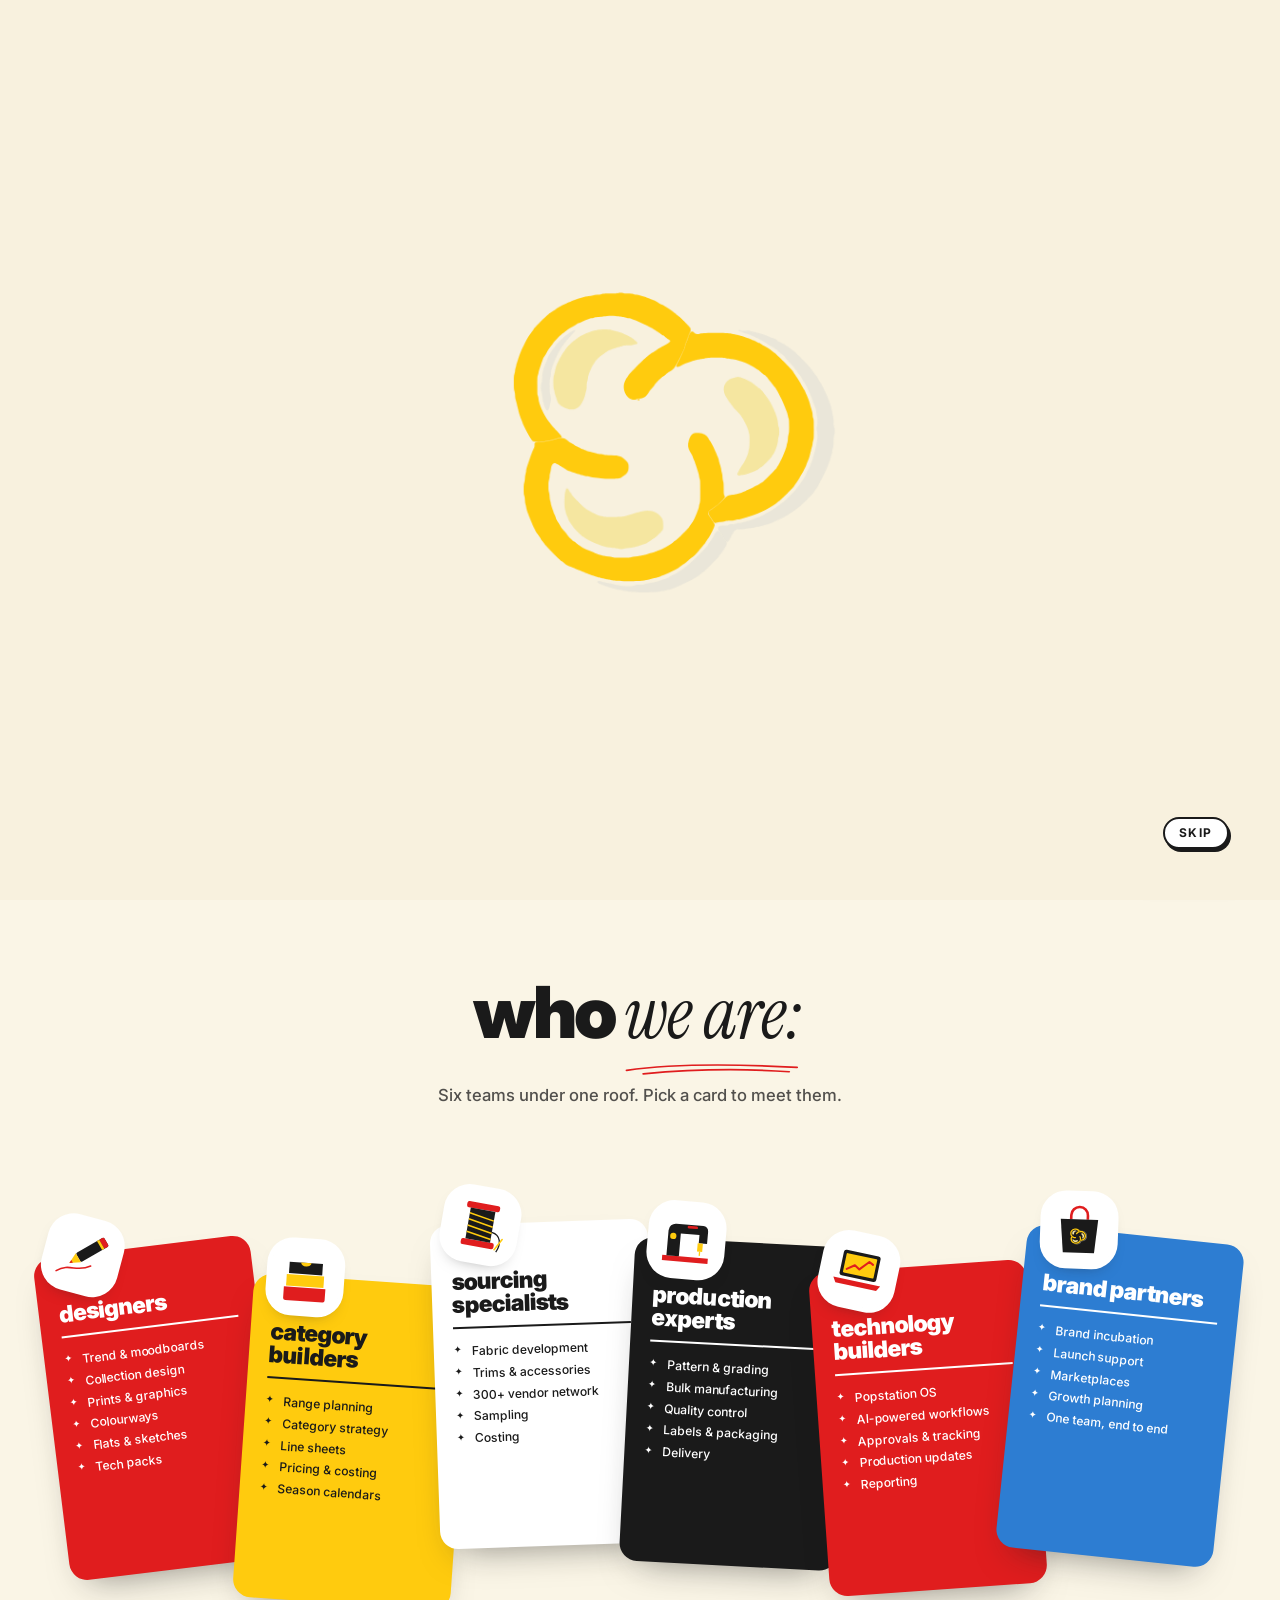
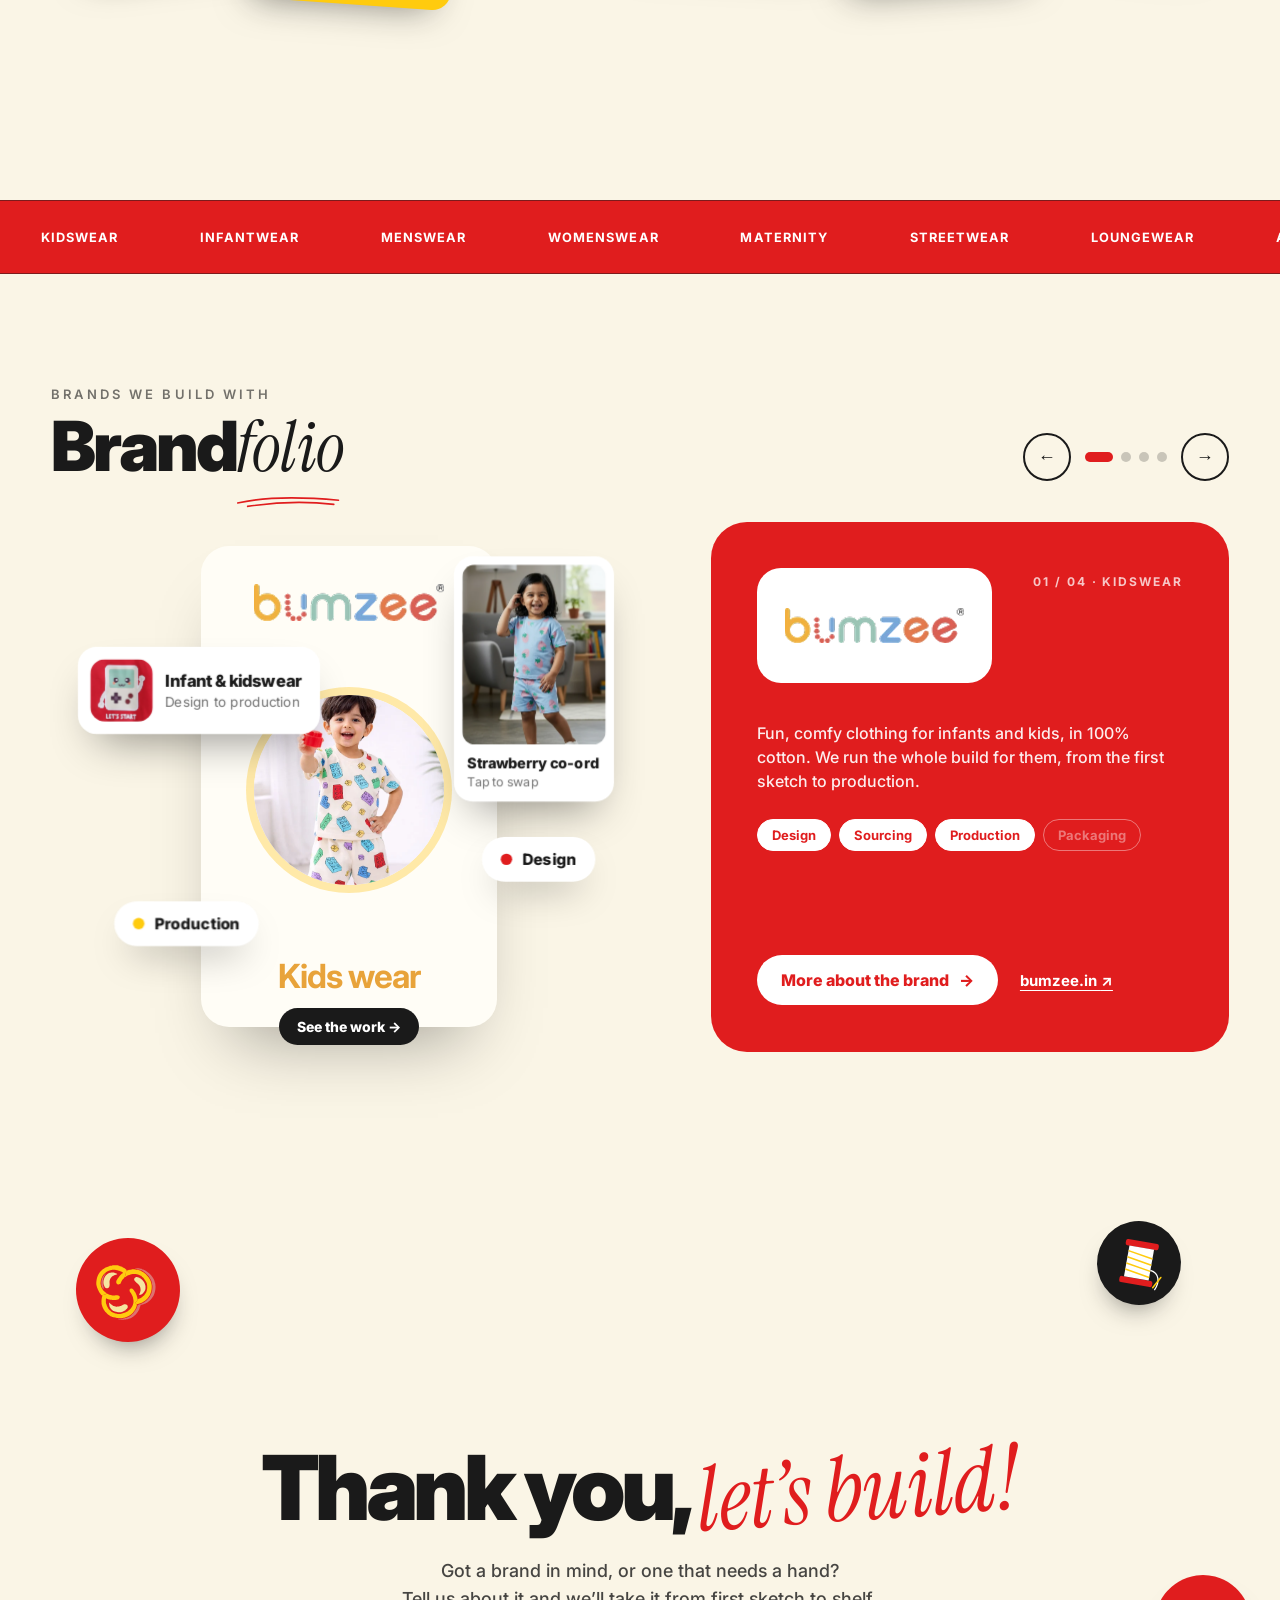
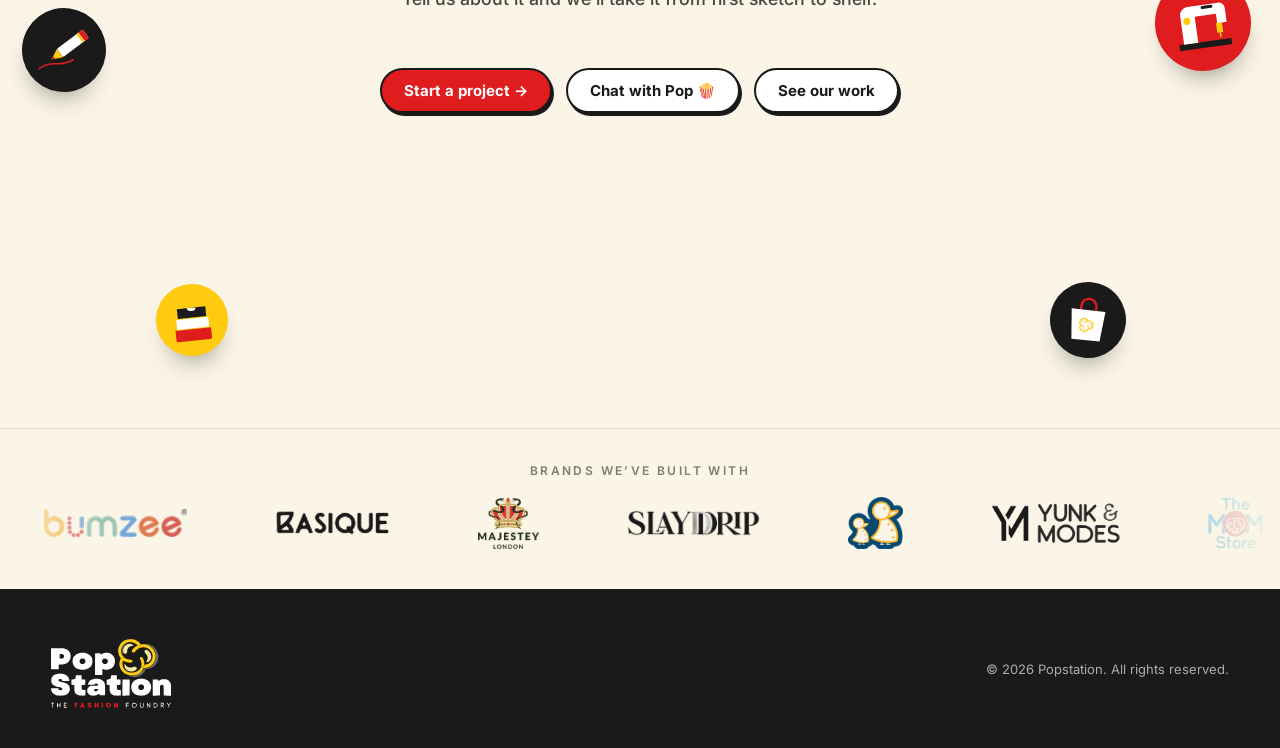
<file: index.html>
<!doctype html>
<html lang="en">
<head>
  <meta charset="utf-8">
  <meta name="viewport" content="width=device-width, initial-scale=1">
  <script>try{if(sessionStorage.getItem("ps-intro-seen"))document.documentElement.classList.add("intro-seen")}catch(e){}</script>
  <title>Popstation — The Fashion Foundry</title>
  <meta name="description" content="Popstation builds fashion brands from first sketch to shelf: design, sourcing, production and delivery.">
  <link rel="icon" href="assets/popstation-logo.svg" type="image/svg+xml">
  <link rel="preconnect" href="https://fonts.googleapis.com">
  <link rel="preconnect" href="https://fonts.gstatic.com" crossorigin>
  <link href="https://fonts.googleapis.com/css2?family=Instrument+Serif:ital@1&family=Inter:wght@400;500;600;700;800;900&display=swap" rel="stylesheet">
  <link rel="stylesheet" href="css/style.css?v=202610091326">
  <link rel="stylesheet" href="css/chat.css?v=202610091326">
  <link rel="stylesheet" href="css/cta.css?v=202610091326">
</head>
<body class="is-loading">

  <!-- ============ INTRO: three kernels, then the logo scribbles in (driven by main.js) ============ -->
  <div class="intro" id="intro" aria-hidden="true">
    <!-- the logo is injected here -->
    <div class="intro__stage" id="introStage"></div>
    <button class="intro__skip" type="button">Skip</button>
  </div>

  <!-- ============ NAV ============ -->
  <header class="nav nav--home">
    <a class="nav__logo" href="#top" aria-label="Popstation home">
      <img src="assets/popstation-logo.svg" alt="Popstation — The Fashion Foundry" width="776" height="507">
    </a>
    <nav class="nav__links" aria-label="Sections">
      <a href="#build">How we build</a>
      <a href="#who">Who we are</a>
      <a href="#brandfolio">Brandfolio</a>
      <a href="#contact">Contact</a>
    </nav>
  </header>

  <main id="top">

    <!-- ============ HERO: Built with your brand, with the numbers as pills ============ -->
    <section class="home" id="build">
      <!-- the logo on its own on the first screen; the header strip takes over from the second -->
      <a class="home__logo" href="#top" aria-label="Popstation home"><img src="assets/popstation-logo-dark.svg" alt="Popstation — The Fashion Foundry" width="776" height="507"></a>
      <nav class="home__links" aria-label="Sections">
        <a href="#build">How we build</a>
        <a href="#who">Who we are</a>
        <a href="#brandfolio">Brandfolio</a>
        <a href="#contact">Contact</a>
      </nav>
      <div class="home__inner">
        <h1 class="build__title">
          <span class="line">
            <a class="word boxed" style="--d:0" data-tone="poppy" href="#who" title="Meet the teams who build it" aria-label="Built: Meet the teams who build it">Built</a>
            <span class="word">with</span>
            <a class="word boxed" style="--d:1" data-tone="sky" href="#brandfolio" title="See brands we build with" aria-label="your: See brands we build with">your</a>
            <a class="word boxed" style="--d:2" data-tone="butter" href="brands/bumzee.html" title="See the Bumzee case study" aria-label="brand: See the Bumzee case study">brand.</a>
          </span>
          <span class="line">
            <span class="word">From</span>
            <a class="word boxed" style="--d:3" data-tone="poppy" href="roles/designers.html" title="Meet our designers" aria-label="first sketch: Meet our designers">first sketch</a>
            <span class="word">to</span>
            <a class="word boxed" style="--d:4" data-tone="sky" href="roles/production-experts.html" title="Meet our production experts" aria-label="shelf: Meet our production experts">shelf.</a>
          </span>
        </h1>

        <p class="build__lede">
          Popstation OS connects design, sourcing, production and delivery.
          One team stays with you through the build.
        </p>

        <!-- by the numbers, as small pills -->
        <ul class="stats" id="numbers" aria-label="By the numbers">
          <li class="stat" style="--i:0" data-pill="yellow"><a href="roles/production-experts.html" title="Meet our production experts"><b><span data-count="35">0</span>+</b> years in manufacturing<span class="stat__go" aria-hidden="true">→</span></a></li>
          <li class="stat" style="--i:1" data-pill="cream"><a href="roles/brand-partners.html" title="Meet our brand partners"><b><span data-count="7">0</span>+</b> years incubating brands<span class="stat__go" aria-hidden="true">→</span></a></li>
          <li class="stat" style="--i:2" data-pill="red"><a href="#brandfolio" title="See brands we build with"><b><span data-count="40">0</span>+</b> brands launched<span class="stat__go" aria-hidden="true">→</span></a></li>
          <li class="stat" style="--i:3" data-pill="blue"><a href="roles/sourcing-specialists.html" title="Meet our sourcing specialists"><b><span data-count="300">0</span>+</b> vendors<span class="stat__go" aria-hidden="true">→</span></a></li>
          <li class="stat" style="--i:4" data-pill="sunset"><a href="brands/bumzee.html" title="See the Bumzee case study"><b>₹<span data-count="2000" data-format="in">0</span>+ Cr</b> ARR impacted<span class="stat__go" aria-hidden="true">→</span></a></li>
        </ul>
      </div>
    </section>


    <!-- ============ WHO WE ARE — a fanned hand of team cards ============
         One card per team (colour, sticker icon, what they do). The hand
         fans out when the screen comes into view; hover lifts a card.
         Each card opens the team's page in roles/. -->
    <section class="hero" id="who">
      <h2 class="hero__title">who <em>we are:<svg class="swoosh" viewBox="0 0 200 20" preserveAspectRatio="none" aria-hidden="true"><path d="M3 13 C55 4 125 4 197 9" pathLength="1"/><path d="M22 18 C82 11 142 11 188 15" pathLength="1"/></svg></em></h2>
      <p class="hero__lede">Six teams under one roof. Pick a card to meet them.</p>
      <nav class="hand" aria-label="Who we are">
        <a class="tcard" data-role="designers" style="--i:0" href="roles/designers.html">
          <span class="tcard__sticker"><svg viewBox="0 0 100 100" aria-hidden="true"><path d="M8 92 C30 70 46 86 70 66" fill="none" stroke="var(--c2)" stroke-width="3" stroke-linecap="round"/><g transform="rotate(45 60 40)"><rect x="50" y="2" width="20" height="62" rx="3"/><rect x="50" y="2" width="20" height="10" rx="3" fill="var(--c2)"/><rect x="50" y="12" width="20" height="5" fill="var(--c3)"/><path d="M50 64 L60 84 L70 64 Z" fill="var(--c3)"/><path d="M57 78 L60 84 L63 78 Z" fill="var(--c2)"/></g></svg></span>
          <h3 class="tcard__title">designers</h3>
          <ul class="tcard__list">
            <li>Trend &amp; moodboards</li>
            <li>Collection design</li>
            <li>Prints &amp; graphics</li>
            <li>Colourways</li>
            <li>Flats &amp; sketches</li>
            <li>Tech packs</li>
          </ul>
          <span class="tcard__more">Explore →</span>
        </a>
        <a class="tcard" data-role="category-builders" style="--i:1" href="roles/category-builders.html">
          <span class="tcard__sticker"><svg viewBox="0 0 100 100" aria-hidden="true"><path d="M10 70 h80 v22 a4 4 0 0 1 -4 4 h-72 a4 4 0 0 1 -4 -4 z" fill="var(--c2)"/><path d="M14 46 h72 v22 h-72 z" fill="var(--c3)"/><path d="M18 22 h64 v22 h-64 z"/><path d="M40 22 a10 7 0 0 0 20 0" fill="var(--c3)"/></svg></span>
          <h3 class="tcard__title">category builders</h3>
          <ul class="tcard__list">
            <li>Range planning</li>
            <li>Category strategy</li>
            <li>Line sheets</li>
            <li>Pricing &amp; costing</li>
            <li>Season calendars</li>
          </ul>
          <span class="tcard__more">Explore →</span>
        </a>
        <a class="tcard" data-role="sourcing-specialists" style="--i:2" href="roles/sourcing-specialists.html">
          <span class="tcard__sticker"><svg viewBox="0 0 100 100" aria-hidden="true"><rect x="18" y="8" width="64" height="12" rx="4" fill="var(--c2)"/><rect x="18" y="80" width="64" height="12" rx="4" fill="var(--c2)"/><rect x="26" y="20" width="48" height="60"/><path d="M26 30 L74 38 M26 42 L74 50 M26 54 L74 62 M26 66 L74 74" stroke="var(--c3)" stroke-width="3"/><path d="M74 60 C92 62 96 80 88 96" fill="none" stroke="var(--c1)" stroke-width="2.5"/><path d="M84 92 L96 70" stroke="var(--c3)" stroke-width="3" stroke-linecap="round"/></svg></span>
          <h3 class="tcard__title">sourcing specialists</h3>
          <ul class="tcard__list">
            <li>Fabric development</li>
            <li>Trims &amp; accessories</li>
            <li>300+ vendor network</li>
            <li>Sampling</li>
            <li>Costing</li>
          </ul>
          <span class="tcard__more">Explore →</span>
        </a>
        <a class="tcard" data-role="production-experts" style="--i:3" href="roles/production-experts.html">
          <span class="tcard__sticker"><svg viewBox="0 0 100 100" aria-hidden="true"><path d="M6 82 h88 v10 h-88 z" fill="var(--c2)"/><path d="M14 82 V34 a14 14 0 0 1 14 -14 h52 a10 10 0 0 1 10 10 v24 h-16 v-16 h-36 v44 z"/><rect x="72" y="54" width="10" height="16" fill="var(--c3)"/><path d="M77 70 v8" stroke="var(--c3)" stroke-width="2.5"/><circle cx="24" cy="44" r="6" fill="var(--c3)"/><rect x="50" y="22" width="20" height="5" rx="2.5" fill="var(--c2)"/></svg></span>
          <h3 class="tcard__title">production experts</h3>
          <ul class="tcard__list">
            <li>Pattern &amp; grading</li>
            <li>Bulk manufacturing</li>
            <li>Quality control</li>
            <li>Labels &amp; packaging</li>
            <li>Delivery</li>
          </ul>
          <span class="tcard__more">Explore →</span>
        </a>
        <a class="tcard" data-role="technology-builders" style="--i:4" href="roles/technology-builders.html">
          <span class="tcard__sticker"><svg viewBox="0 0 100 100" aria-hidden="true"><rect x="14" y="14" width="72" height="50" rx="5"/><rect x="20" y="20" width="60" height="38" rx="2" fill="var(--c3)"/><path d="M26 50 L40 40 L50 46 L66 28 L74 32" fill="none" stroke="var(--c2)" stroke-width="4" stroke-linecap="round" stroke-linejoin="round"/><path d="M4 70 h92 l-6 10 h-80 z" fill="var(--c2)"/></svg></span>
          <h3 class="tcard__title">technology builders</h3>
          <ul class="tcard__list">
            <li>Popstation OS</li>
            <li>AI-powered workflows</li>
            <li>Approvals &amp; tracking</li>
            <li>Production updates</li>
            <li>Reporting</li>
          </ul>
          <span class="tcard__more">Explore →</span>
        </a>
        <a class="tcard" data-role="brand-partners" style="--i:5" href="roles/brand-partners.html">
          <span class="tcard__sticker"><svg viewBox="0 0 100 100" aria-hidden="true"><path d="M34 30 V22 a16 16 0 0 1 32 0 v8" fill="none" stroke="var(--c2)" stroke-width="5"/><path d="M14 30 h72 l-6 64 h-60 z"/><image href="assets/popcorn.svg" x="32" y="46" width="36" height="33"/></svg></span>
          <h3 class="tcard__title">brand partners</h3>
          <ul class="tcard__list">
            <li>Brand incubation</li>
            <li>Launch support</li>
            <li>Marketplaces</li>
            <li>Growth planning</li>
            <li>One team, end to end</li>
          </ul>
          <span class="tcard__more">Explore →</span>
        </a>
      </nav>
    </section>

    <!-- marquee: Categories we make (after Who we are) -->
    <div class="marquee marquee--jonquil" role="region" aria-label="Categories we make">
      <p class="sr-only">Categories we make: Kidswear, Infantwear, Menswear, Womenswear, Maternity, Streetwear, Loungewear, Activewear</p>
      <div class="marquee__track" aria-hidden="true"><div class="marquee__set"><span>Kidswear</span><span>Infantwear</span><span>Menswear</span><span>Womenswear</span><span>Maternity</span><span>Streetwear</span><span>Loungewear</span><span>Activewear</span></div><div class="marquee__set"><span>Kidswear</span><span>Infantwear</span><span>Menswear</span><span>Womenswear</span><span>Maternity</span><span>Streetwear</span><span>Loungewear</span><span>Activewear</span></div></div>
    </div>

    <!-- ============ BRANDFOLIO ============
         One brand per slide: the brand's own picture on the left, its
         details on the right in its colours. -->
    <section class="brandfolio" id="brandfolio" aria-roledescription="carousel" aria-label="Brandfolio">
      <div class="brandfolio__head">
        <div>
          <p class="eyebrow">Brands we build with</p>
          <h2 class="brandfolio__title">Brand<em>folio<svg class="swoosh" viewBox="0 0 200 20" preserveAspectRatio="none" aria-hidden="true"><path d="M3 13 C55 4 125 4 197 9" pathLength="1"/><path d="M22 18 C82 11 142 11 188 15" pathLength="1"/></svg></em></h2>
        </div>
        <div class="deck-nav">
          <button class="deck-nav__btn" id="deckPrev" type="button" aria-label="Previous brand">←</button>
          <div class="deck-nav__dots" id="deckDots" role="tablist" aria-label="Choose a brand"></div>
          <button class="deck-nav__btn" id="deckNext" type="button" aria-label="Next brand">→</button>
        </div>
      </div>

      <div class="bslides" id="bslides" aria-live="polite">
        <article class="bslide" data-brand="bumzee" role="group" aria-roledescription="slide" aria-label="1 of 4: Bumzee">
          <div class="bslide__stage">
            <article class="bcard is-active" data-brand="bumzee" data-case="brands/bumzee.html">
              <div class="bcard__face">
                <img class="bcard__logo bcard__logo--wide" src="assets/img/brands/bumzee-logo.webp" alt="Bumzee" width="308" height="60">
                <div class="bcard__disc" data-img="assets/img/brands/bumzee-1.webp" data-cap="Block-print co-ord" role="img" aria-label="Bumzee block-print co-ord set"><span>B</span></div>
                <span class="bcard__bottom">Kids wear</span>
                <span class="bcard__case">See the work →</span>
              </div>
              <div class="fpanel fp-info"><span class="fp-icon fp-icon--photo" data-img="assets/img/brands/bumzee-3.webp" role="img" aria-label="Bumzee Let's Start print"></span><span class="fp-text"><b>Infant &amp; kidswear</b><small>Design to production</small></span></div>
              <figure class="fpanel fp-photo"><span class="fp-img" data-img="assets/img/brands/bumzee-2.webp" role="img" aria-label="Bumzee strawberry co-ord set"></span><figcaption><b>Strawberry co-ord</b><small>Tap to swap</small></figcaption></figure>
              <span class="chip-float cf-2"><i></i>Design</span>
              <span class="chip-float cf-3"><i></i>Production</span>
            </article>
          </div>
          <div class="bslide__info">
            <div class="bslide__top">
              <span class="bslide__logo"><img src="assets/img/brands/bumzee-logo.webp" alt="" width="308" height="60"></span>
              <span class="bslide__count">01 / 04 · Kidswear</span>
            </div>
            <h3 class="bslide__name">Bumzee</h3>
            <p class="bslide__what">Fun, comfy clothing for infants and kids, in 100% cotton. We run the whole build for them, from the first sketch to production.</p>
            <ul class="bslide__stages" aria-label="What Popstation delivers"><li class="is-on">Design</li><li class="is-on">Sourcing</li><li class="is-on">Production</li><li>Packaging</li></ul>
            <div class="bslide__links">
              <a class="bslide__more" href="brands/bumzee.html">More about the brand <span aria-hidden="true">→</span></a>
              <a class="bslide__site" href="https://www.bumzee.in" target="_blank" rel="noopener">bumzee.in <span aria-hidden="true">↗</span></a>
            </div>
          </div>
        </article>
        <article class="bslide" data-brand="majestey" role="group" aria-roledescription="slide" aria-label="2 of 4: Majestey London" hidden>
          <div class="bslide__stage">
            <article class="bcard is-active" data-brand="majestey" data-case="brands/majestey.html">
              <div class="bcard__face">
                <img class="bcard__logo" src="assets/img/brands/majestey-logo.webp" alt="Majestey London" width="640" height="548">
                <div class="bcard__disc" data-img="assets/img/brands/majestey-1.webp" data-cap="Crown-print hoodie" role="img" aria-label="Majestey London crown-print hoodie"><span>M</span></div>
                <span class="bcard__bottom">Streetwear</span>
                <span class="bcard__case">See the work →</span>
              </div>
              <div class="fpanel fp-info"><span class="fp-icon fp-icon--photo" data-img="assets/img/brands/majestey-3.webp" role="img" aria-label="Majestey London menswear tee"></span><span class="fp-text"><b>Streetwear</b><small>Design &amp; packaging</small></span></div>
              <figure class="fpanel fp-photo"><span class="fp-img" data-img="assets/img/brands/majestey-2.webp" role="img" aria-label="Majestey London flame-print tee"></span><figcaption><b>Flame-print tee</b><small>Tap to swap</small></figcaption></figure>
              <span class="chip-float cf-2"><i></i>Design</span>
              <span class="chip-float cf-3"><i></i>Packaging</span>
            </article>
          </div>
          <div class="bslide__info">
            <div class="bslide__top">
              <span class="bslide__logo"><img src="assets/img/brands/majestey-logo.webp" alt="" width="640" height="548"></span>
              <span class="bslide__count">02 / 04 · Streetwear</span>
            </div>
            <h3 class="bslide__name">Majestey London</h3>
            <p class="bslide__what">A UK streetwear label. We designed the crown identity, the prints, the polos and the packaging, so the brand looks the same from product to parcel.</p>
            <ul class="bslide__stages" aria-label="What Popstation delivers"><li class="is-on">Design</li><li>Sourcing</li><li>Production</li><li class="is-on">Packaging</li></ul>
            <div class="bslide__links">
              <a class="bslide__more" href="brands/majestey.html">More about the brand <span aria-hidden="true">→</span></a>
              <a class="bslide__site" href="https://majestey.com" target="_blank" rel="noopener">majestey.com <span aria-hidden="true">↗</span></a>
            </div>
          </div>
        </article>
        <article class="bslide" data-brand="momstore" role="group" aria-roledescription="slide" aria-label="3 of 4: The Mom Store" hidden>
          <div class="bslide__stage">
            <article class="bcard is-active" data-brand="momstore" data-case="brands/momstore.html">
              <div class="bcard__face">
                <img class="bcard__logo" src="assets/img/brands/momstore-logo.webp" alt="The Mom Store" width="320" height="298">
                <div class="bcard__disc" data-img="assets/img/momstore/card-puffer-girl.webp" data-cap="Heart-quilted puffer" role="img" aria-label="The Mom Store heart-quilted puffer jacket"><span>M</span></div>
                <span class="bcard__bottom">Kids &amp; baby</span>
                <span class="bcard__case">See the work →</span>
              </div>
              <div class="fpanel fp-info"><span class="fp-icon fp-icon--photo" data-img="assets/img/momstore/card-romper.webp" role="img" aria-label="The Mom Store giraffe hooded romper"></span><span class="fp-text"><b>Infant &amp; kidswear</b><small>Range to production</small></span></div>
              <figure class="fpanel fp-photo"><span class="fp-img" data-img="assets/img/momstore/card-puffer-boy.webp" role="img" aria-label="The Mom Store truck-print puffer jacket"></span><figcaption><b>Truck-print puffer</b><small>Tap to swap</small></figcaption></figure>
              <span class="chip-float cf-2"><i></i>Design</span>
              <span class="chip-float cf-3"><i></i>Production</span>
            </article>
          </div>
          <div class="bslide__info">
            <div class="bslide__top">
              <span class="bslide__logo"><img src="assets/img/brands/momstore-logo.webp" alt="" width="320" height="298"></span>
              <span class="bslide__count">03 / 04 · Kids &amp; maternity</span>
            </div>
            <h3 class="bslide__name">The Mom Store</h3>
            <p class="bslide__what">Maternity, infant and kidswear. We design their seasonal ranges, tech-pack every style, approve strike-offs and see it through sampling and bulk production.</p>
            <ul class="bslide__stages" aria-label="What Popstation delivers"><li class="is-on">Design</li><li class="is-on">Sourcing</li><li class="is-on">Production</li><li>Packaging</li></ul>
            <div class="bslide__links">
              <a class="bslide__more" href="brands/momstore.html">More about the brand <span aria-hidden="true">→</span></a>
              <a class="bslide__site" href="https://themomstore.in" target="_blank" rel="noopener">themomstore.in <span aria-hidden="true">↗</span></a>
            </div>
          </div>
        </article>
        <article class="bslide" data-brand="yunkmodes" role="group" aria-roledescription="slide" aria-label="4 of 4: Yunk &amp; Modes" hidden>
          <div class="bslide__stage">
            <article class="bcard is-active" data-brand="yunkmodes" data-case="brands/yunkmodes.html">
              <div class="bcard__face">
                <img class="bcard__logo bcard__logo--wide" src="assets/img/brands/yunkmodes-logo.webp" alt="Yunk &amp; Modes" width="358" height="115">
                <div class="bcard__disc" data-img="assets/img/yunkmodes/look-racecar-tee.webp" data-cap="Racing car tee" role="img" aria-label="Yunk &amp; Modes boys&rsquo; racing car print tee"><span>Y</span></div>
                <span class="bcard__bottom">Men &amp; kids</span>
                <span class="bcard__case">See the work →</span>
              </div>
              <div class="fpanel fp-info"><span class="fp-icon fp-icon--photo" data-img="assets/img/yunkmodes/look-popsicle-pj.webp" role="img" aria-label="Yunk &amp; Modes girls&rsquo; popsicle print pyjamas"></span><span class="fp-text"><b>Men &amp; kidswear</b><small>Range to production</small></span></div>
              <figure class="fpanel fp-photo"><span class="fp-img" data-img="assets/img/yunkmodes/look-unicorn-pj.webp" role="img" aria-label="Yunk &amp; Modes girls&rsquo; Unicorn Dreams pyjama set"></span><figcaption><b>Unicorn Dreams set</b><small>Tap to swap</small></figcaption></figure>
              <span class="chip-float cf-2"><i></i>Design</span>
              <span class="chip-float cf-3"><i></i>Sourcing</span>
            </article>
          </div>
          <div class="bslide__info">
            <div class="bslide__top">
              <span class="bslide__logo"><img src="assets/img/brands/yunkmodes-logo.webp" alt="" width="358" height="115"></span>
              <span class="bslide__count">04 / 04 · Men &amp; kids</span>
            </div>
            <h3 class="bslide__name">Yunk &amp; Modes</h3>
            <p class="bslide__what">A modern clothing brand for men and kids, from Coimbatore. We built its range from colour boards to bulk: core tees and co-ords, kids&rsquo; graphic tees, sleepwear and a knit-denim line.</p>
            <ul class="bslide__stages" aria-label="What Popstation delivers"><li class="is-on">Design</li><li class="is-on">Sourcing</li><li class="is-on">Production</li><li>Packaging</li></ul>
            <div class="bslide__links">
              <a class="bslide__more" href="brands/yunkmodes.html">More about the brand <span aria-hidden="true">→</span></a>
              <a class="bslide__site" href="https://yunkandmodes.com" target="_blank" rel="noopener">yunkandmodes.com <span aria-hidden="true">↗</span></a>
            </div>
          </div>
        </article>
      </div>
    </section>


    <!-- ============ THANK YOU + CTA ============ -->
    <section class="thanks" id="contact">
      <div class="ty-stickers" aria-hidden="true">
        <span class="ty-sticker" data-tone="poppy" style="--l:10%;--t:18%;--sz:104px;--r:-10deg;--i:0;--c1:#ffffff;--c2:#1a1a1a;--c3:#ffcb0e"><img src="assets/popcorn.svg" alt=""></span>
        <span class="ty-sticker" data-tone="sky" style="--l:5%;--t:58%;--sz:84px;--r:8deg;--i:1;--c1:#ffffff;--c2:#e01d1e;--c3:#ffcb0e"><svg viewBox="0 0 100 100"><path d="M8 92 C30 70 46 86 70 66" fill="none" stroke="var(--c2)" stroke-width="3" stroke-linecap="round"/><g transform="rotate(45 60 40)"><rect x="50" y="2" width="20" height="62" rx="3"/><rect x="50" y="2" width="20" height="10" rx="3" fill="var(--c2)"/><rect x="50" y="12" width="20" height="5" fill="var(--c3)"/><path d="M50 64 L60 84 L70 64 Z" fill="var(--c3)"/><path d="M57 78 L60 84 L63 78 Z" fill="var(--c2)"/></g></svg></span>
        <span class="ty-sticker" data-tone="butter" style="--l:15%;--t:88%;--sz:72px;--r:-6deg;--i:2;--c1:#1a1a1a;--c2:#e01d1e;--c3:#ffffff"><svg viewBox="0 0 100 100"><path d="M10 70 h80 v22 a4 4 0 0 1 -4 4 h-72 a4 4 0 0 1 -4 -4 z" fill="var(--c2)"/><path d="M14 46 h72 v22 h-72 z" fill="var(--c3)"/><path d="M18 22 h64 v22 h-64 z"/><path d="M40 22 a10 7 0 0 0 20 0" fill="var(--c3)"/></svg></span>
        <span class="ty-sticker" data-tone="sky" style="--l:89%;--t:15%;--sz:84px;--r:10deg;--i:3;--c1:#ffffff;--c2:#e01d1e;--c3:#ffcb0e"><svg viewBox="0 0 100 100"><rect x="18" y="8" width="64" height="12" rx="4" fill="var(--c2)"/><rect x="18" y="80" width="64" height="12" rx="4" fill="var(--c2)"/><rect x="26" y="20" width="48" height="60"/><path d="M26 30 L74 38 M26 42 L74 50 M26 54 L74 62 M26 66 L74 74" stroke="var(--c3)" stroke-width="3"/><path d="M74 60 C92 62 96 80 88 96" fill="none" stroke="var(--c1)" stroke-width="2.5"/><path d="M84 92 L96 70" stroke="var(--c3)" stroke-width="3" stroke-linecap="round"/></svg></span>
        <span class="ty-sticker" data-tone="poppy" style="--l:94%;--t:55%;--sz:96px;--r:-8deg;--i:4;--c1:#ffffff;--c2:#1a1a1a;--c3:#ffcb0e"><svg viewBox="0 0 100 100"><path d="M6 82 h88 v10 h-88 z" fill="var(--c2)"/><path d="M14 82 V34 a14 14 0 0 1 14 -14 h52 a10 10 0 0 1 10 10 v24 h-16 v-16 h-36 v44 z"/><rect x="72" y="54" width="10" height="16" fill="var(--c3)"/><path d="M77 70 v8" stroke="var(--c3)" stroke-width="2.5"/><circle cx="24" cy="44" r="6" fill="var(--c3)"/><rect x="50" y="22" width="20" height="5" rx="2.5" fill="var(--c2)"/></svg></span>
        <span class="ty-sticker" data-tone="sky" style="--l:85%;--t:88%;--sz:76px;--r:6deg;--i:5;--c1:#ffffff;--c2:#e01d1e;--c3:#ffcb0e"><svg viewBox="0 0 100 100"><path d="M34 30 V22 a16 16 0 0 1 32 0 v8" fill="none" stroke="var(--c2)" stroke-width="5"/><path d="M14 30 h72 l-6 64 h-60 z"/><image href="assets/popcorn.svg" x="32" y="46" width="36" height="33"/></svg></span>
      </div>
      <div class="thanks__inner">
        <h2 class="thanks__title">Thank you, <em>let&rsquo;s build!</em></h2>
        <p class="thanks__lede">Got a brand in mind, or one that needs a hand?<br>Tell us about it and we&rsquo;ll take it from first sketch to shelf.</p>
        <div class="thanks__cta">
          <button class="tbtn tbtn--dark" type="button" data-wwu>Start a project →</button>
          <button class="tbtn" type="button" data-chat="open">Chat with Pop 🍿</button>
          <a class="tbtn" href="brands/bumzee.html">See our work</a>
        </div>
      </div>
    </section>
    <!-- ============ BRAND LOGOS — every brand we've built with ============ -->
    <section class="logos" aria-labelledby="logosTitle">
      <p class="logos__title" id="logosTitle">Brands we&rsquo;ve built with</p>
      <div class="logos__strip">
        <div class="logos__track">
          <ul class="logos__set">
          <li><img src="assets/img/brands/bumzee-logo.webp" alt="Bumzee" width="308" height="60" loading="lazy"></li>
          <li><img src="assets/img/brands/basique-logo.webp" alt="Basique" width="230" height="55" loading="lazy"></li>
          <li><img src="assets/img/brands/majestey-logo.webp" alt="Majestey London" width="640" height="548" loading="lazy"></li>
          <li><img src="assets/img/brands/slayddrip-logo.webp" alt="Slayddrip" width="288" height="60" loading="lazy"></li>
          <li><img src="assets/img/brands/bontots-logo.webp" alt="Bontots" width="255" height="240" loading="lazy"></li>
          <li><img src="assets/img/brands/yunkmodes-logo.webp" alt="Yunk &amp; Modes" width="358" height="115" loading="lazy"></li>
          <li><img src="assets/img/brands/momstore-logo.webp" alt="The Mom Store" width="320" height="298" loading="lazy"></li>
          <li class="logo-word logo-word--serif">Cozybear</li>
          <li><img src="assets/img/brands/beaubeau-logo.webp" alt="Beau &amp; Beau" width="600" height="109" loading="lazy"></li>
          <li class="logo-word logo-word--sans">Last Benchers</li>
          <li class="logo-word logo-word--serif">Giggly Bear</li>
          <li class="logo-word logo-word--sans">DTO</li>
          <li class="logo-word logo-word--serif">Masilo</li>
          <li class="logo-word logo-word--sans">Cocopod</li>
          <li class="logo-word logo-word--sans">NNSNS</li>
          <li class="logo-word logo-word--serif">Bogineni</li>
          <li><img src="assets/img/brands/tigc-logo.webp" alt="TIGC" width="392" height="200" loading="lazy"></li>
          <li class="logo-word logo-word--serif">TUK</li>
          </ul>
          <ul class="logos__set" aria-hidden="true">
          <li><img src="assets/img/brands/bumzee-logo.webp" alt="" width="308" height="60" loading="lazy"></li>
          <li><img src="assets/img/brands/basique-logo.webp" alt="" width="230" height="55" loading="lazy"></li>
          <li><img src="assets/img/brands/majestey-logo.webp" alt="" width="640" height="548" loading="lazy"></li>
          <li><img src="assets/img/brands/slayddrip-logo.webp" alt="" width="288" height="60" loading="lazy"></li>
          <li><img src="assets/img/brands/bontots-logo.webp" alt="" width="255" height="240" loading="lazy"></li>
          <li><img src="assets/img/brands/yunkmodes-logo.webp" alt="" width="358" height="115" loading="lazy"></li>
          <li><img src="assets/img/brands/momstore-logo.webp" alt="" width="320" height="298" loading="lazy"></li>
          <li class="logo-word logo-word--serif">Cozybear</li>
          <li><img src="assets/img/brands/beaubeau-logo.webp" alt="" width="600" height="109" loading="lazy"></li>
          <li class="logo-word logo-word--sans">Last Benchers</li>
          <li class="logo-word logo-word--serif">Giggly Bear</li>
          <li class="logo-word logo-word--sans">DTO</li>
          <li class="logo-word logo-word--serif">Masilo</li>
          <li class="logo-word logo-word--sans">Cocopod</li>
          <li class="logo-word logo-word--sans">NNSNS</li>
          <li class="logo-word logo-word--serif">Bogineni</li>
          <li><img src="assets/img/brands/tigc-logo.webp" alt="" width="392" height="200" loading="lazy"></li>
          <li class="logo-word logo-word--serif">TUK</li>
          </ul>
        </div>
      </div>
    </section>
  </main>

  <footer class="footer">
    <img src="assets/popstation-logo.svg" alt="Popstation — The Fashion Foundry" width="776" height="507" loading="lazy">
    <p>© <span id="year"></span> Popstation. All rights reserved.</p>
  </footer>

  <script src="js/return.js?v=202610091326"></script>
  <script src="js/main.js?v=202610091326"></script>
  <script src="js/chat.js?v=202610091326"></script>
  <script src="js/cta.js?v=202610091326"></script>
  <script src="js/swoosh.js?v=202610091326"></script>
</body>
</html>
</file>
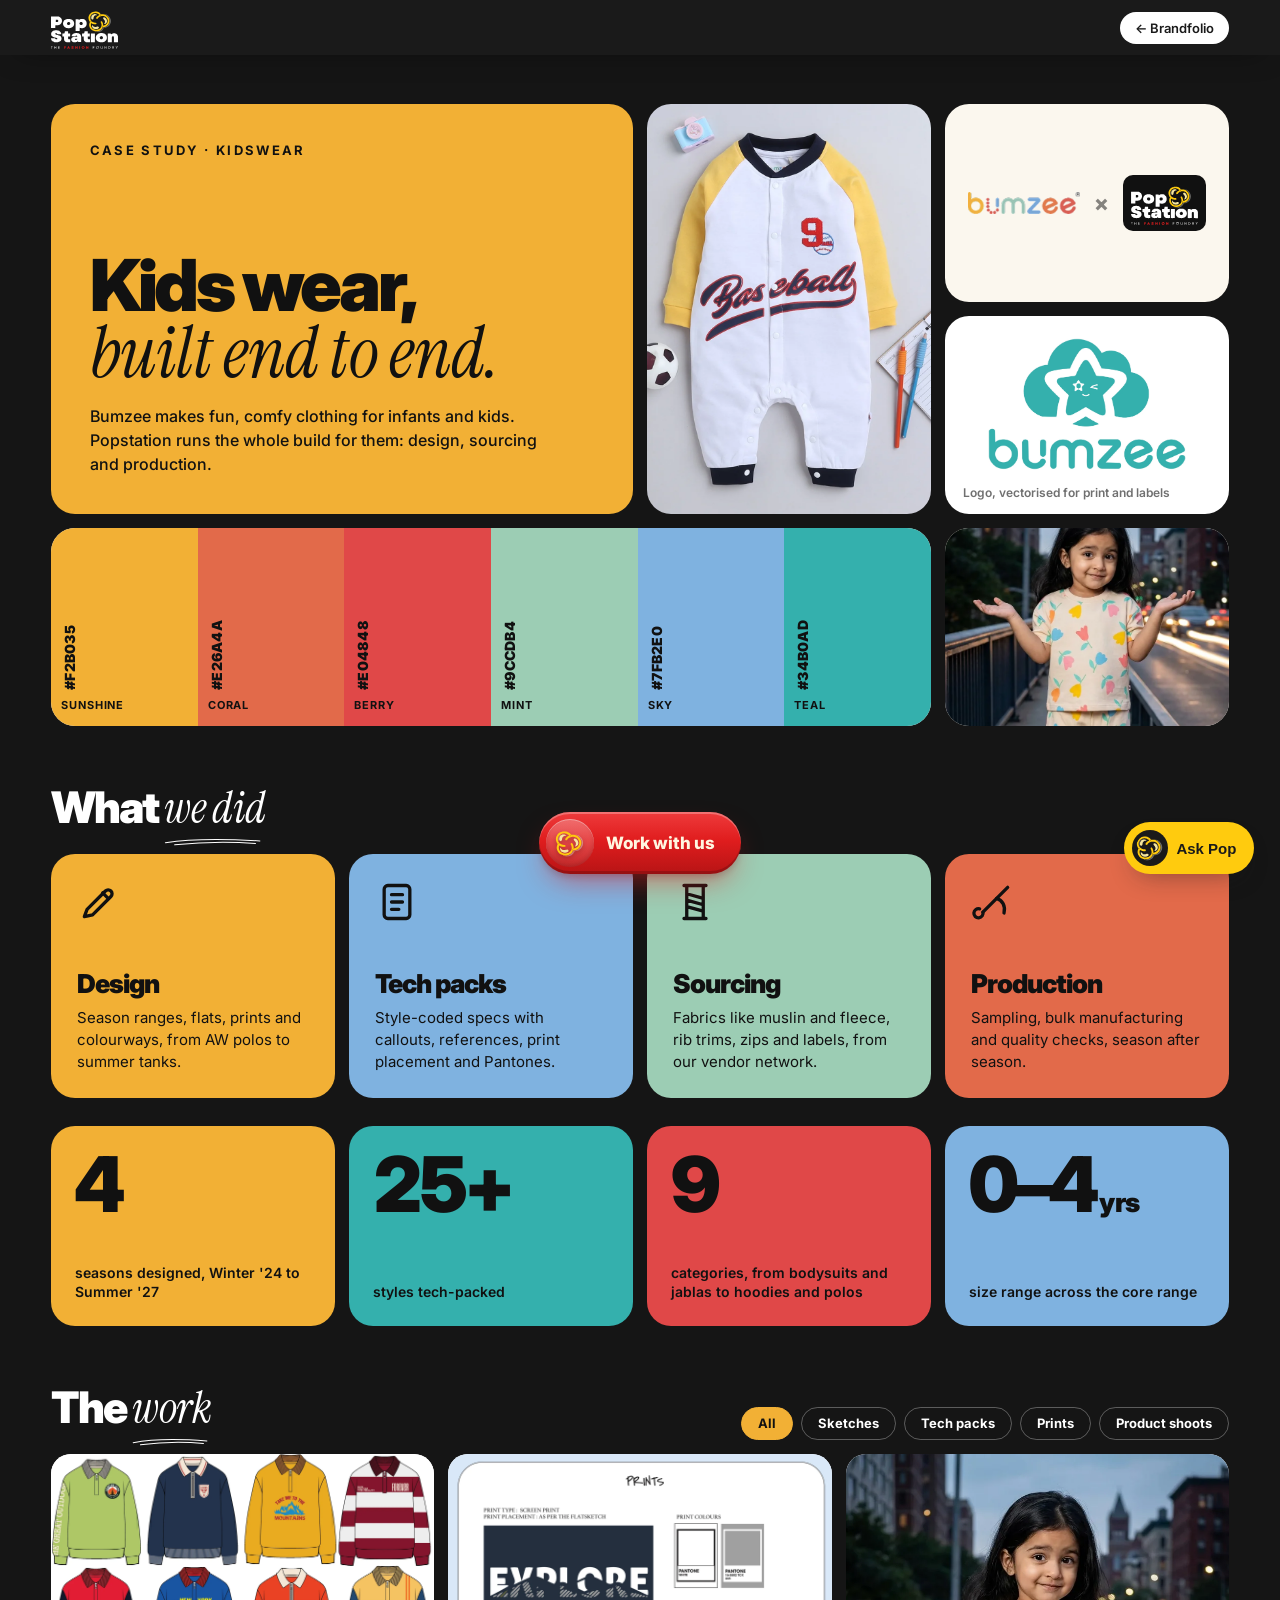
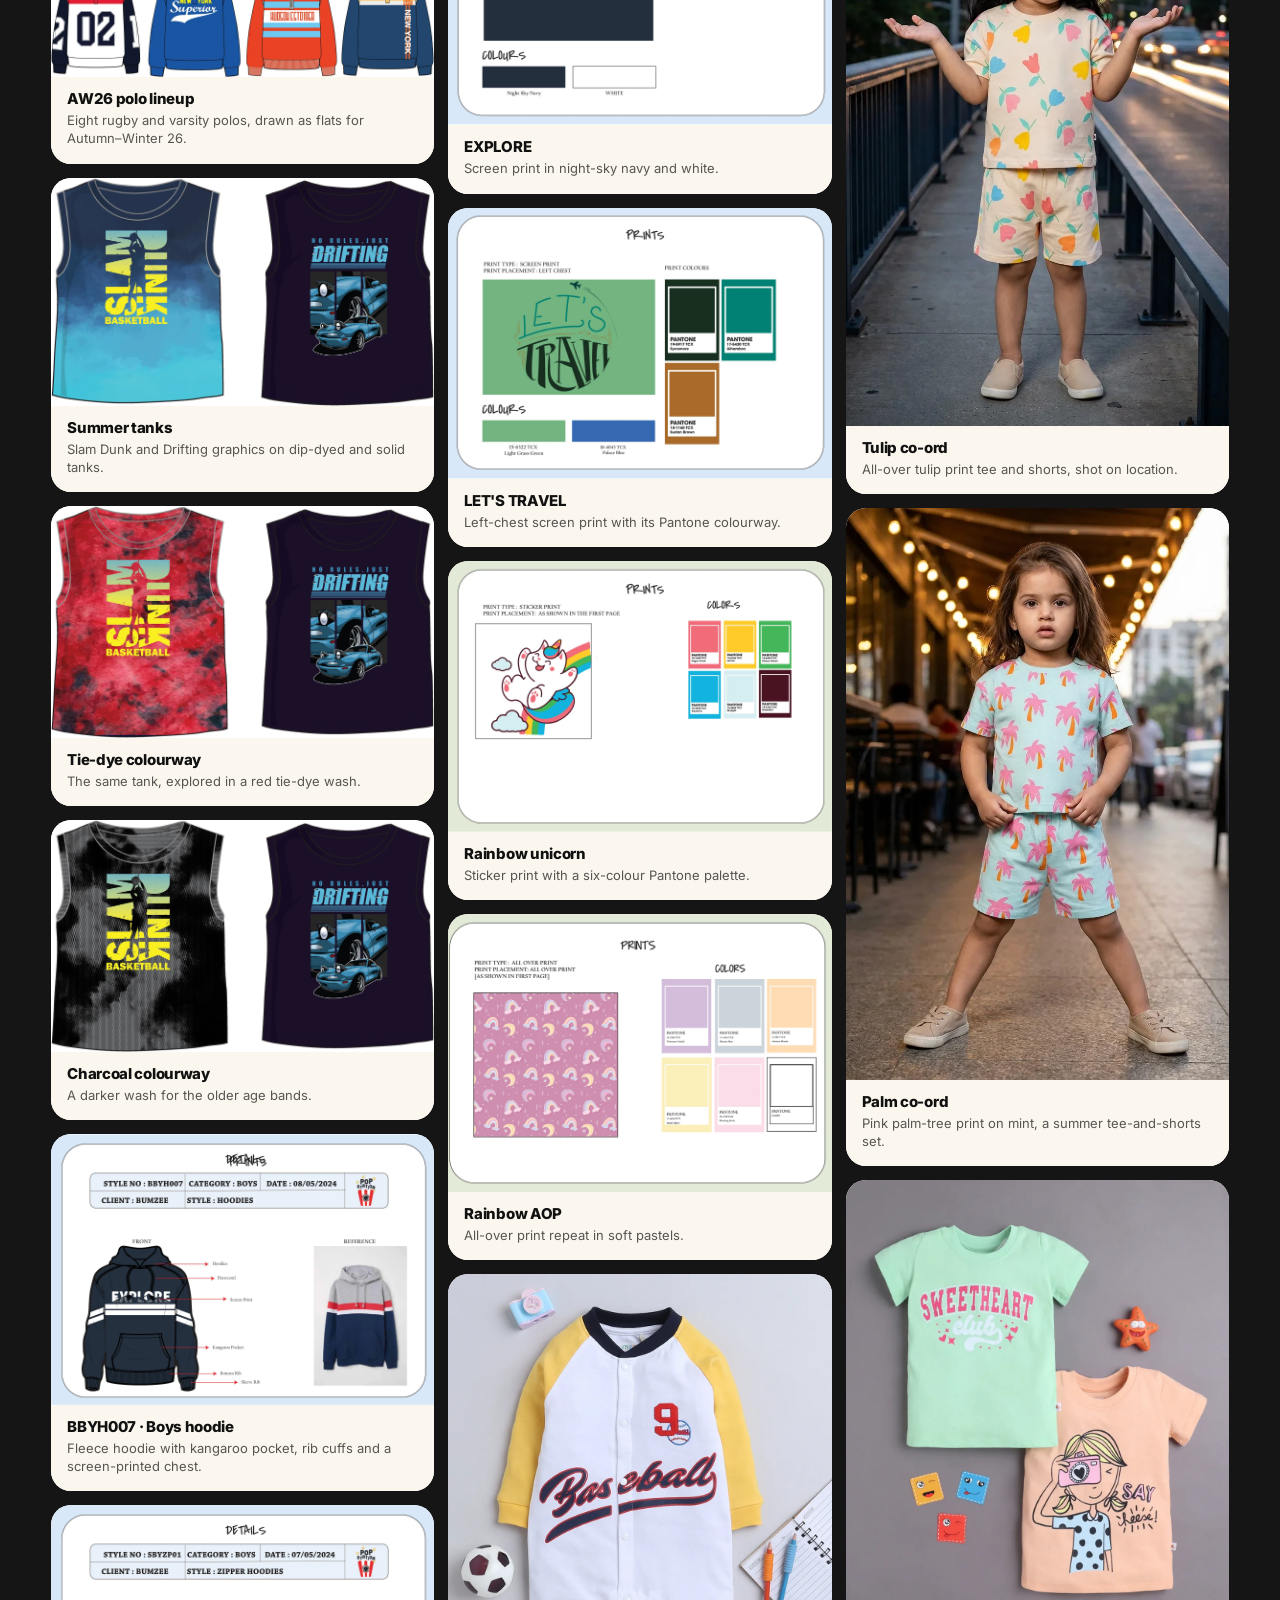
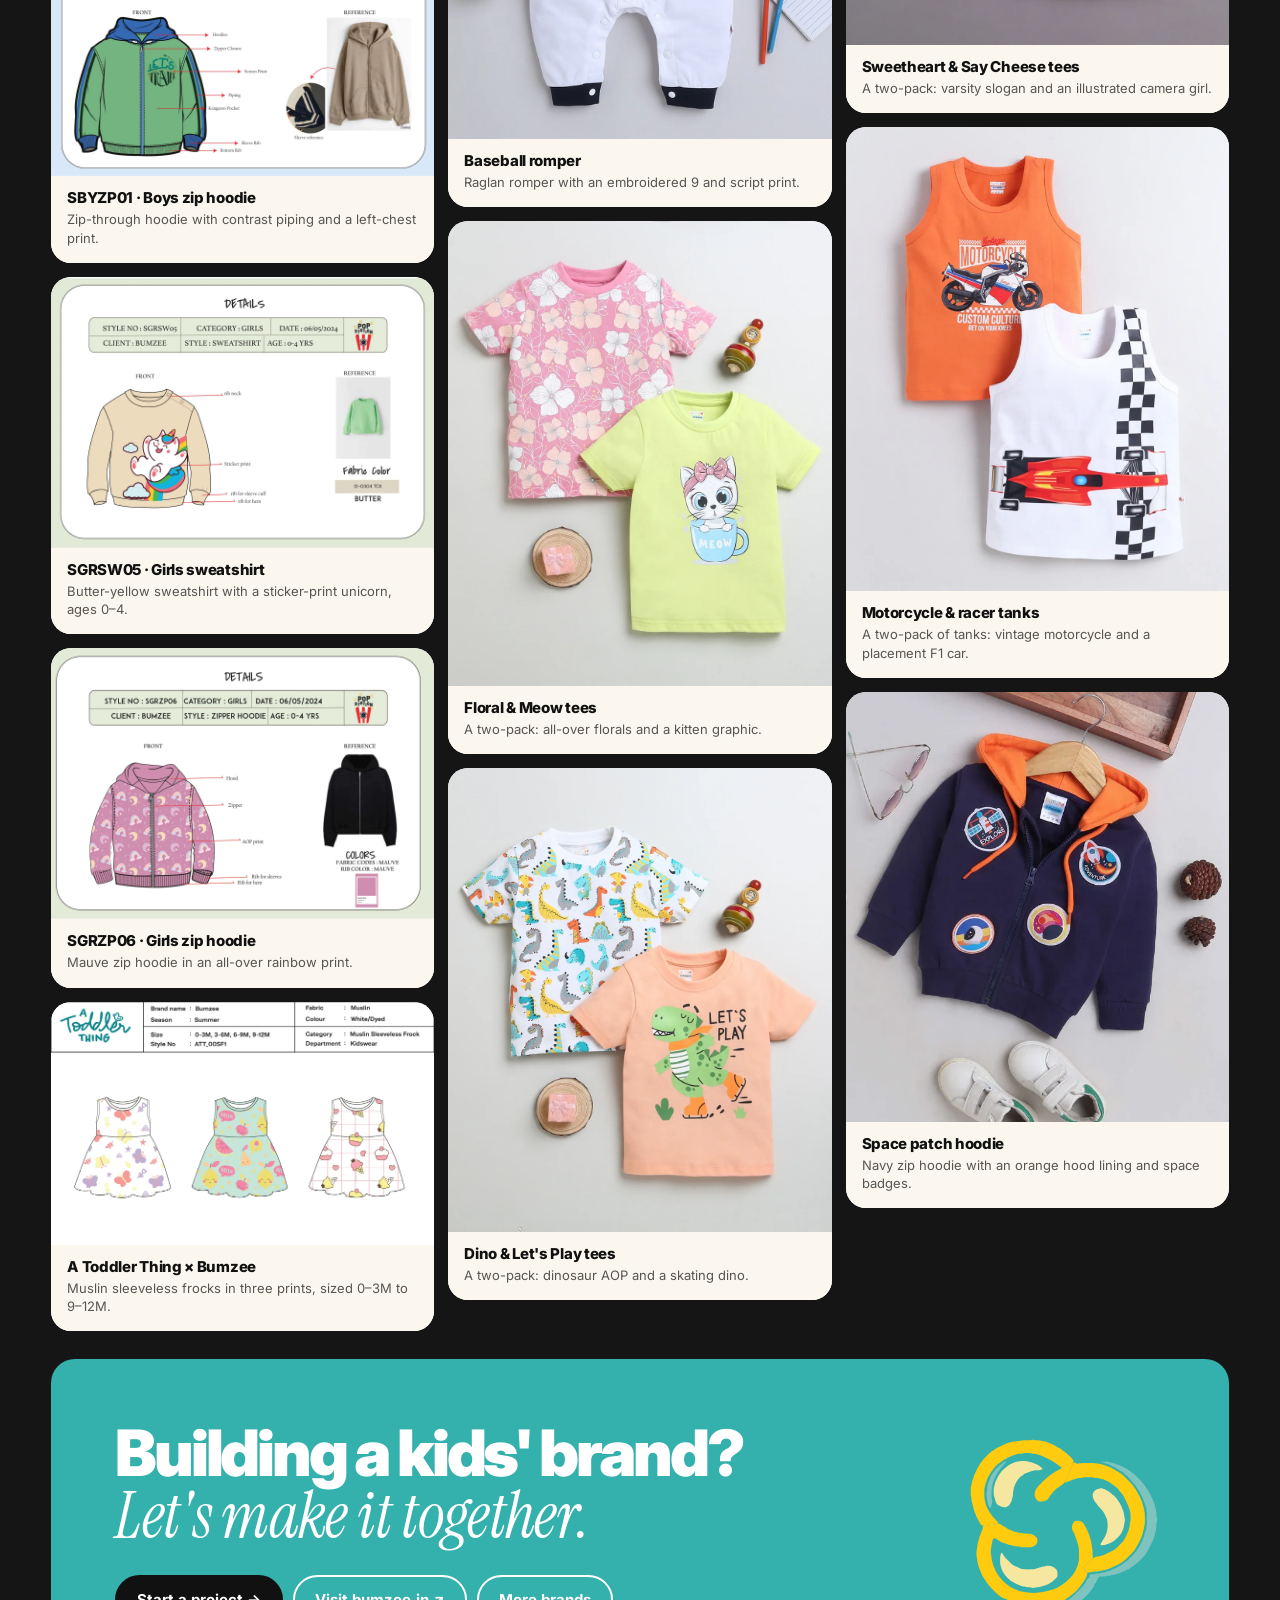
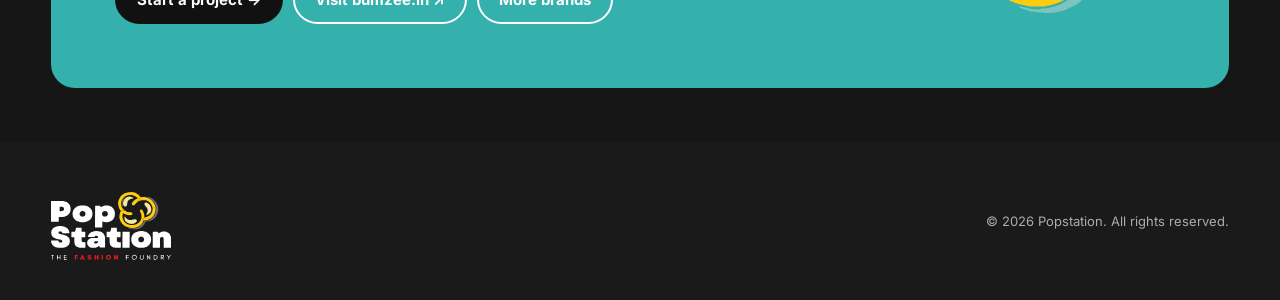
<file: brands/bumzee.html>
<!doctype html>
<html lang="en">
<head>
  <meta charset="utf-8">
  <meta name="viewport" content="width=device-width, initial-scale=1">
  <title>Bumzee × Popstation — Kidswear, built end to end</title>
  <meta name="description" content="How Popstation designs, sources and produces Bumzee's infant and kidswear: sketches, tech packs, prints and shoots.">
  <link rel="icon" href="../assets/popstation-logo.svg" type="image/svg+xml">
  <link rel="preconnect" href="https://fonts.googleapis.com">
  <link rel="preconnect" href="https://fonts.gstatic.com" crossorigin>
  <link href="https://fonts.googleapis.com/css2?family=Instrument+Serif:ital@1&family=Inter:wght@400;500;600;700;800;900&display=swap" rel="stylesheet">
  <link rel="stylesheet" href="../css/style.css?v=202610091326">
  <link rel="stylesheet" href="../css/chat.css?v=202610091326">
  <link rel="stylesheet" href="../css/cta.css?v=202610091326">
  <link rel="stylesheet" href="../css/case.css?v=202610091326">
</head>
<body class="case">
  <header class="nav">
    <a class="nav__logo" href="../index.html" aria-label="Popstation home">
      <img src="../assets/popstation-logo.svg" alt="Popstation — The Fashion Foundry" width="776" height="507">
    </a>
    <nav class="nav__links" aria-label="Back">
      <a href="../index.html#brandfolio">← Brandfolio</a>
    </nav>
  </header>

  <main>
    <!-- ============ HERO BOARD ============ -->
    <section class="board board--hero" aria-label="Bumzee at a glance">
      <article class="ctile t-title reveal">
        <p class="t-kicker">Case study · Kidswear</p>
        <h1>Kids wear,<br><em>built end&nbsp;to&nbsp;end.</em></h1>
        <p class="t-lede">Bumzee makes fun, comfy clothing for infants and kids. Popstation runs the whole build for them: design, sourcing and production.</p>
      </article>
      <article class="ctile t-photo reveal" style="--d:1">
        <img src="../assets/img/bumzee/model-baseball-romper.webp" alt="Bumzee baseball romper" >
      </article>
      <article class="ctile t-logo reveal" style="--d:2">
        <img class="t-logo__word" src="../assets/img/brands/bumzee-logo.webp" alt="Bumzee" width="308" height="60">
        <span class="t-logo__x">×</span>
        <img class="t-logo__pop" src="../assets/popstation-logo.svg" alt="Popstation" width="776" height="507">
      </article>
      <article class="ctile t-palette reveal" style="--d:3" aria-label="Bumzee colour palette">
        <div class="swatch" style="--s:#F2B035"><b>#F2B035</b><span>Sunshine</span></div>
        <div class="swatch" style="--s:#E26A4A"><b>#E26A4A</b><span>Coral</span></div>
        <div class="swatch" style="--s:#E04848"><b>#E04848</b><span>Berry</span></div>
        <div class="swatch" style="--s:#9CCDB4"><b>#9CCDB4</b><span>Mint</span></div>
        <div class="swatch" style="--s:#7FB2E0"><b>#7FB2E0</b><span>Sky</span></div>
        <div class="swatch" style="--s:#34B0AD"><b>#34B0AD</b><span>Teal</span></div>
      </article>
      <article class="ctile t-star reveal" style="--d:4">
        <img src="../assets/img/bumzee/logo-star.webp" alt="Bumzee star logo, vectorised">
        <span class="t-cap">Logo, vectorised for print and labels</span>
      </article>
      <article class="ctile t-photo2 reveal" style="--d:5">
        <img src="../assets/img/bumzee/model-tulip-coord.webp" alt="Bumzee tulip co-ord, shot on location">
      </article>
    </section>

    <!-- ============ WHAT WE DID ============ -->
    <section class="board" aria-labelledby="did">
      <h2 class="board__title" id="did">What <em>we did<svg class="swoosh" viewBox="0 0 200 20" preserveAspectRatio="none" aria-hidden="true"><path d="M3 13 C55 4 125 4 197 9" pathLength="1"/><path d="M22 18 C82 11 142 11 188 15" pathLength="1"/></svg></em></h2>
      <article class="ctile svc reveal" style="--c:#F2B035">
        <svg viewBox="0 0 24 24" aria-hidden="true"><path d="M4 20l4.5-1 10-10a2.1 2.1 0 0 0-3-3l-10 10L4 20z"/><path d="M14 7l3 3"/></svg>
        <h3>Design</h3><p>Season ranges, flats, prints and colourways, from AW polos to summer tanks.</p>
      </article>
      <article class="ctile svc reveal" style="--c:#7FB2E0;--d:1">
        <svg viewBox="0 0 24 24" aria-hidden="true"><rect x="5" y="3" width="14" height="18" rx="2"/><path d="M9 8h6M9 12h6M9 16h4"/></svg>
        <h3>Tech packs</h3><p>Style-coded specs with callouts, references, print placement and Pantones.</p>
      </article>
      <article class="ctile svc reveal" style="--c:#9CCDB4;--d:2">
        <svg viewBox="0 0 24 24" aria-hidden="true"><path d="M6 3h12M6 21h12M7.5 3v18M16.5 3v18M7.5 7.5l9 2.5M7.5 11l9 2.5M7.5 14.5l9 2.5"/></svg>
        <h3>Sourcing</h3><p>Fabrics like muslin and fleece, rib trims, zips and labels, from our vendor network.</p>
      </article>
      <article class="ctile svc reveal" style="--c:#E26A4A;--d:3">
        <svg viewBox="0 0 24 24" aria-hidden="true"><path d="M20 4L6.5 17.5"/><path d="M6.5 17.5a2.5 2.5 0 1 1-1.8-1.8"/><path d="M14 10c3 1 5 4 4 8"/></svg>
        <h3>Production</h3><p>Sampling, bulk manufacturing and quality checks, season after season.</p>
      </article>
    </section>

    <!-- ============ NUMBERS ============
         Counted from the Bumzee project folder; edit if the figures change. -->
    <section class="board board--nums" aria-label="Bumzee in numbers">
      <article class="ctile num reveal" style="--c:#F2B035"><b><span data-count="4">0</span></b><span>seasons designed, Winter '24 to Summer '27</span></article>
      <article class="ctile num reveal" style="--c:#34B0AD;--d:1"><b><span data-count="25">0</span>+</b><span>styles tech-packed</span></article>
      <article class="ctile num reveal" style="--c:#E04848;--d:2"><b><span data-count="9">0</span></b><span>categories, from bodysuits and jablas to hoodies and polos</span></article>
      <article class="ctile num reveal" style="--c:#7FB2E0;--d:3"><b>0–4<small>yrs</small></b><span>size range across the core range</span></article>
    </section>

    <!-- ============ THE WORK ============ -->
    <section class="board board--work" aria-labelledby="work">
      <div class="work__head">
        <h2 class="board__title" id="work">The <em>work<svg class="swoosh" viewBox="0 0 200 20" preserveAspectRatio="none" aria-hidden="true"><path d="M3 13 C55 4 125 4 197 9" pathLength="1"/><path d="M22 18 C82 11 142 11 188 15" pathLength="1"/></svg></em></h2>
        <div class="filters" role="tablist" aria-label="Filter the work">
          <button role="tab" aria-selected="true" data-f="all">All</button>
          <button role="tab" aria-selected="false" data-f="sketch">Sketches</button>
          <button role="tab" aria-selected="false" data-f="techpack">Tech packs</button>
          <button role="tab" aria-selected="false" data-f="print">Prints</button>
          <button role="tab" aria-selected="false" data-f="shoot">Product shoots</button>
        </div>
      </div>
      <div class="gallery">
        <figure class="g-item" data-cat="sketch" tabindex="0" role="button" aria-label="Open AW26 polo lineup">
          <img src="../assets/img/bumzee/lineup-aw26-polos.webp" alt="AW26 polo lineup" loading="lazy">
          <figcaption><b>AW26 polo lineup</b><span>Eight rugby and varsity polos, drawn as flats for Autumn–Winter 26.</span></figcaption>
        </figure>
        <figure class="g-item" data-cat="sketch" tabindex="0" role="button" aria-label="Open Summer tanks">
          <img src="../assets/img/bumzee/flats-tanks-1.webp" alt="Summer tanks" loading="lazy">
          <figcaption><b>Summer tanks</b><span>Slam Dunk and Drifting graphics on dip-dyed and solid tanks.</span></figcaption>
        </figure>
        <figure class="g-item" data-cat="sketch" tabindex="0" role="button" aria-label="Open Tie-dye colourway">
          <img src="../assets/img/bumzee/flats-tanks-2.webp" alt="Tie-dye colourway" loading="lazy">
          <figcaption><b>Tie-dye colourway</b><span>The same tank, explored in a red tie-dye wash.</span></figcaption>
        </figure>
        <figure class="g-item" data-cat="sketch" tabindex="0" role="button" aria-label="Open Charcoal colourway">
          <img src="../assets/img/bumzee/flats-tanks-3.webp" alt="Charcoal colourway" loading="lazy">
          <figcaption><b>Charcoal colourway</b><span>A darker wash for the older age bands.</span></figcaption>
        </figure>
        <figure class="g-item" data-cat="techpack" tabindex="0" role="button" aria-label="Open BBYH007 · Boys hoodie">
          <img src="../assets/img/bumzee/techpack-hoodie.webp" alt="BBYH007 · Boys hoodie" loading="lazy">
          <figcaption><b>BBYH007 · Boys hoodie</b><span>Fleece hoodie with kangaroo pocket, rib cuffs and a screen-printed chest.</span></figcaption>
        </figure>
        <figure class="g-item" data-cat="techpack" tabindex="0" role="button" aria-label="Open SBYZP01 · Boys zip hoodie">
          <img src="../assets/img/bumzee/techpack-zip-hoodie.webp" alt="SBYZP01 · Boys zip hoodie" loading="lazy">
          <figcaption><b>SBYZP01 · Boys zip hoodie</b><span>Zip-through hoodie with contrast piping and a left-chest print.</span></figcaption>
        </figure>
        <figure class="g-item" data-cat="techpack" tabindex="0" role="button" aria-label="Open SGRSW05 · Girls sweatshirt">
          <img src="../assets/img/bumzee/techpack-sweatshirt.webp" alt="SGRSW05 · Girls sweatshirt" loading="lazy">
          <figcaption><b>SGRSW05 · Girls sweatshirt</b><span>Butter-yellow sweatshirt with a sticker-print unicorn, ages 0–4.</span></figcaption>
        </figure>
        <figure class="g-item" data-cat="techpack" tabindex="0" role="button" aria-label="Open SGRZP06 · Girls zip hoodie">
          <img src="../assets/img/bumzee/techpack-girls-zip.webp" alt="SGRZP06 · Girls zip hoodie" loading="lazy">
          <figcaption><b>SGRZP06 · Girls zip hoodie</b><span>Mauve zip hoodie in an all-over rainbow print.</span></figcaption>
        </figure>
        <figure class="g-item" data-cat="techpack" tabindex="0" role="button" aria-label="Open A Toddler Thing × Bumzee">
          <img src="../assets/img/bumzee/techpack-frock.webp" alt="A Toddler Thing × Bumzee" loading="lazy">
          <figcaption><b>A Toddler Thing × Bumzee</b><span>Muslin sleeveless frocks in three prints, sized 0–3M to 9–12M.</span></figcaption>
        </figure>
        <figure class="g-item" data-cat="print" tabindex="0" role="button" aria-label="Open EXPLORE">
          <img src="../assets/img/bumzee/print-explore.webp" alt="EXPLORE" loading="lazy">
          <figcaption><b>EXPLORE</b><span>Screen print in night-sky navy and white.</span></figcaption>
        </figure>
        <figure class="g-item" data-cat="print" tabindex="0" role="button" aria-label="Open LET'S TRAVEL">
          <img src="../assets/img/bumzee/print-lets-travel.webp" alt="LET'S TRAVEL" loading="lazy">
          <figcaption><b>LET'S TRAVEL</b><span>Left-chest screen print with its Pantone colourway.</span></figcaption>
        </figure>
        <figure class="g-item" data-cat="print" tabindex="0" role="button" aria-label="Open Rainbow unicorn">
          <img src="../assets/img/bumzee/print-unicorn.webp" alt="Rainbow unicorn" loading="lazy">
          <figcaption><b>Rainbow unicorn</b><span>Sticker print with a six-colour Pantone palette.</span></figcaption>
        </figure>
        <figure class="g-item" data-cat="print" tabindex="0" role="button" aria-label="Open Rainbow AOP">
          <img src="../assets/img/bumzee/print-aop.webp" alt="Rainbow AOP" loading="lazy">
          <figcaption><b>Rainbow AOP</b><span>All-over print repeat in soft pastels.</span></figcaption>
        </figure>
        <figure class="g-item" data-cat="shoot" tabindex="0" role="button" aria-label="Open Baseball romper">
          <img src="../assets/img/bumzee/model-baseball-romper.webp" alt="Baseball romper" loading="lazy">
          <figcaption><b>Baseball romper</b><span>Raglan romper with an embroidered 9 and script print.</span></figcaption>
        </figure>
        <figure class="g-item" data-cat="shoot" tabindex="0" role="button" aria-label="Open Floral & Meow tees">
          <img src="../assets/img/bumzee/model-floral-meow-tees.webp" alt="Floral & Meow tees" loading="lazy">
          <figcaption><b>Floral & Meow tees</b><span>A two-pack: all-over florals and a kitten graphic.</span></figcaption>
        </figure>
        <figure class="g-item" data-cat="shoot" tabindex="0" role="button" aria-label="Open Dino & Let's Play tees">
          <img src="../assets/img/bumzee/model-dino-tees.webp" alt="Dino & Let's Play tees" loading="lazy">
          <figcaption><b>Dino & Let's Play tees</b><span>A two-pack: dinosaur AOP and a skating dino.</span></figcaption>
        </figure>
        <figure class="g-item" data-cat="shoot" tabindex="0" role="button" aria-label="Open Tulip co-ord">
          <img src="../assets/img/bumzee/model-tulip-coord.webp" alt="Tulip co-ord" loading="lazy">
          <figcaption><b>Tulip co-ord</b><span>All-over tulip print tee and shorts, shot on location.</span></figcaption>
        </figure>
        <figure class="g-item" data-cat="shoot" tabindex="0" role="button" aria-label="Open Palm co-ord">
          <img src="../assets/img/bumzee/model-palm-coord.webp" alt="Palm co-ord" loading="lazy">
          <figcaption><b>Palm co-ord</b><span>Pink palm-tree print on mint, a summer tee-and-shorts set.</span></figcaption>
        </figure>
        <figure class="g-item" data-cat="shoot" tabindex="0" role="button" aria-label="Open Sweetheart & Say Cheese tees">
          <img src="../assets/img/bumzee/model-sweetheart-say-cheese-tees.webp" alt="Sweetheart & Say Cheese tees" loading="lazy">
          <figcaption><b>Sweetheart & Say Cheese tees</b><span>A two-pack: varsity slogan and an illustrated camera girl.</span></figcaption>
        </figure>
        <figure class="g-item" data-cat="shoot" tabindex="0" role="button" aria-label="Open Motorcycle & racer tanks">
          <img src="../assets/img/bumzee/model-motorcycle-racer-tanks.webp" alt="Motorcycle & racer tanks" loading="lazy">
          <figcaption><b>Motorcycle & racer tanks</b><span>A two-pack of tanks: vintage motorcycle and a placement F1 car.</span></figcaption>
        </figure>
        <figure class="g-item" data-cat="shoot" tabindex="0" role="button" aria-label="Open Space patch hoodie">
          <img src="../assets/img/bumzee/model-space-patch-hoodie.webp" alt="Space patch hoodie" loading="lazy">
          <figcaption><b>Space patch hoodie</b><span>Navy zip hoodie with an orange hood lining and space badges.</span></figcaption>
        </figure>
      </div>
    </section>

    <!-- ============ CTA ============ -->
    <section class="board board--cta">
      <article class="ctile cta reveal">
        <img class="cta__pop" src="../assets/popcorn.svg" alt="">
        <h2>Building a kids' brand?<br><em>Let's make it together.</em></h2>
        <div class="cta__row">
          <!-- TODO: point this at Popstation's contact email or form -->
          <a class="btn btn--dark" href="../index.html#contact" data-wwu>Start a project →</a>
          <a class="btn" href="https://www.bumzee.in" target="_blank" rel="noopener">Visit bumzee.in ↗</a>
          <a class="btn" href="../index.html#brandfolio">More brands</a>
        </div>
      </article>
    </section>
  </main>

  <dialog class="lightbox" id="lightbox" aria-label="Enlarged image">
    <button class="lightbox__close" type="button" aria-label="Close">×</button>
    <button class="lightbox__nav lightbox__prev" type="button" aria-label="Previous">←</button>
    <figure><img alt=""><figcaption></figcaption></figure>
    <button class="lightbox__nav lightbox__next" type="button" aria-label="Next">→</button>
  </dialog>

  <footer class="footer">
    <img src="../assets/popstation-logo.svg" alt="Popstation — The Fashion Foundry" width="776" height="507" loading="lazy">
    <p>© <span id="year"></span> Popstation. All rights reserved.</p>
  </footer>

  <script src="../js/case.js?v=202610091326"></script>
  <script src="../js/return.js?v=202610091326"></script>
  <script src="../js/chat.js?v=202610091326"></script>
  <script src="../js/cta.js?v=202610091326"></script>
  <script src="../js/swoosh.js?v=202610091326"></script>
</body>
</html>
</file>
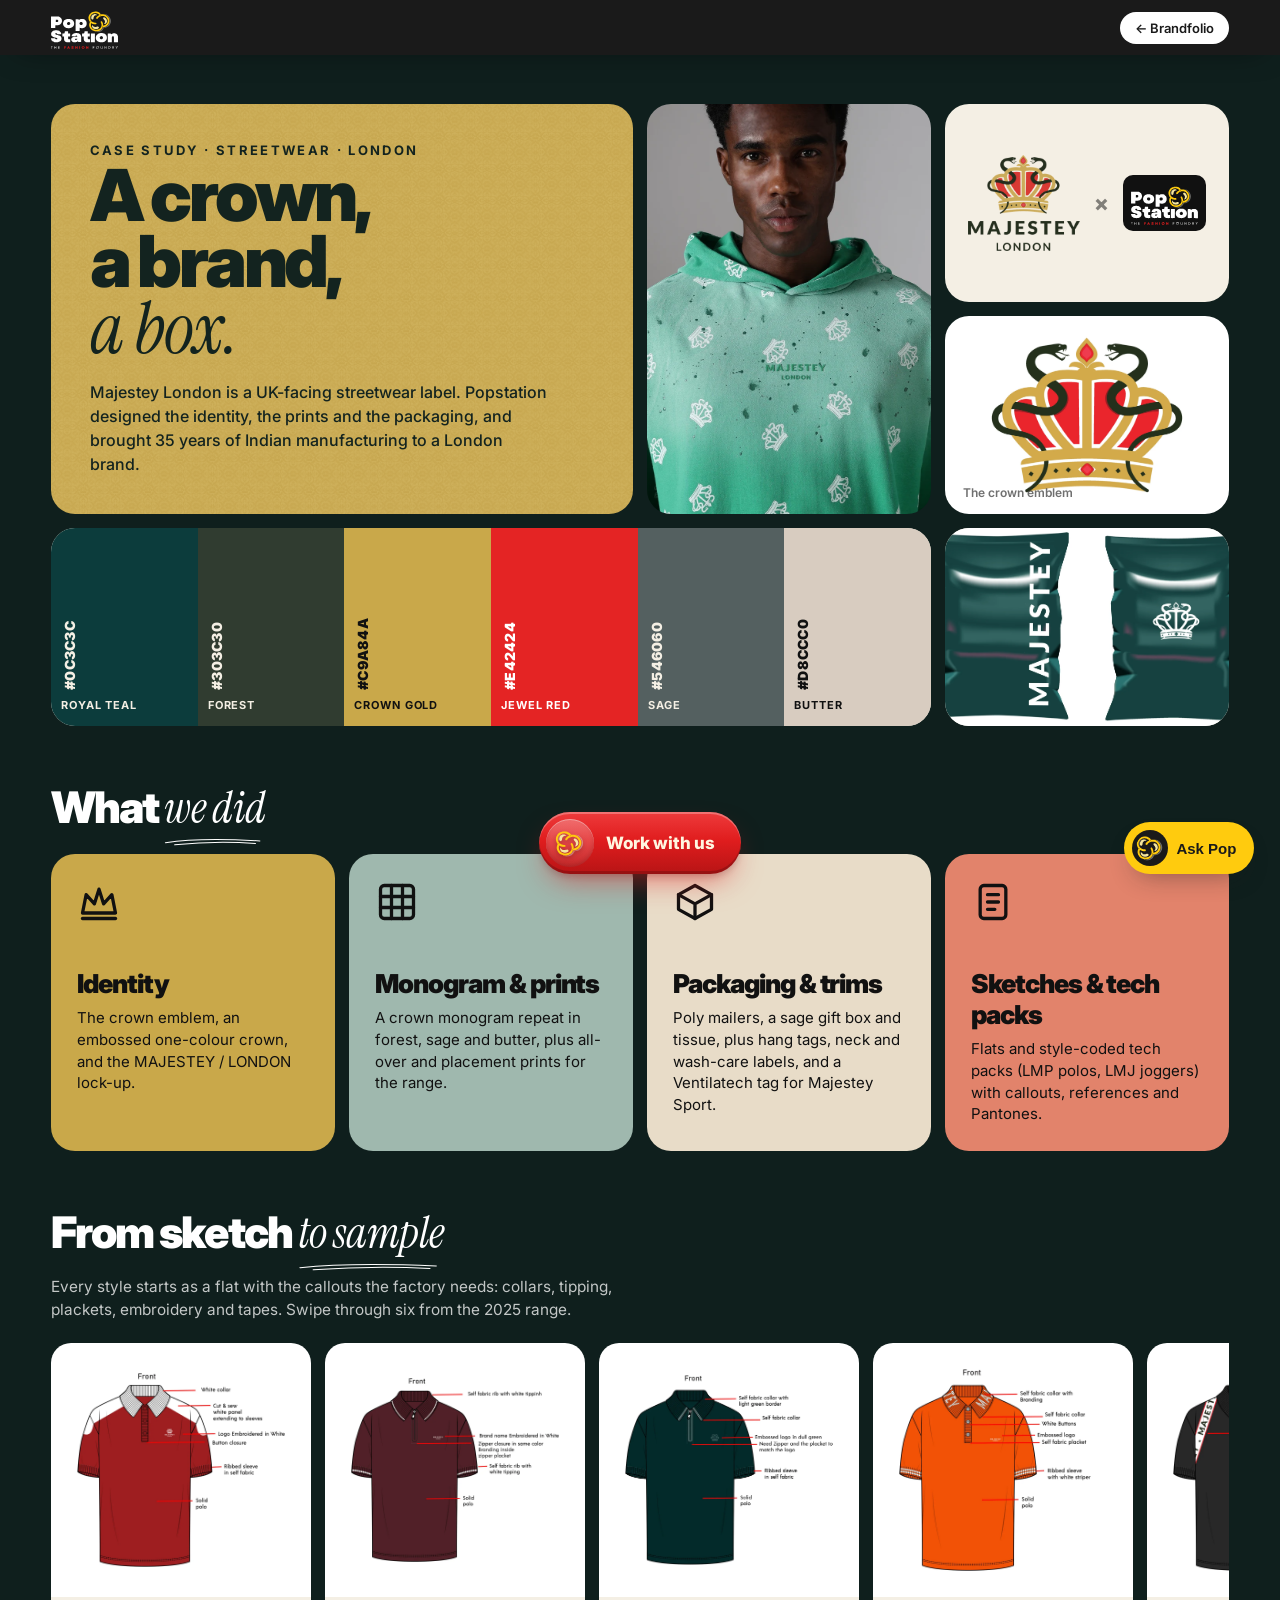
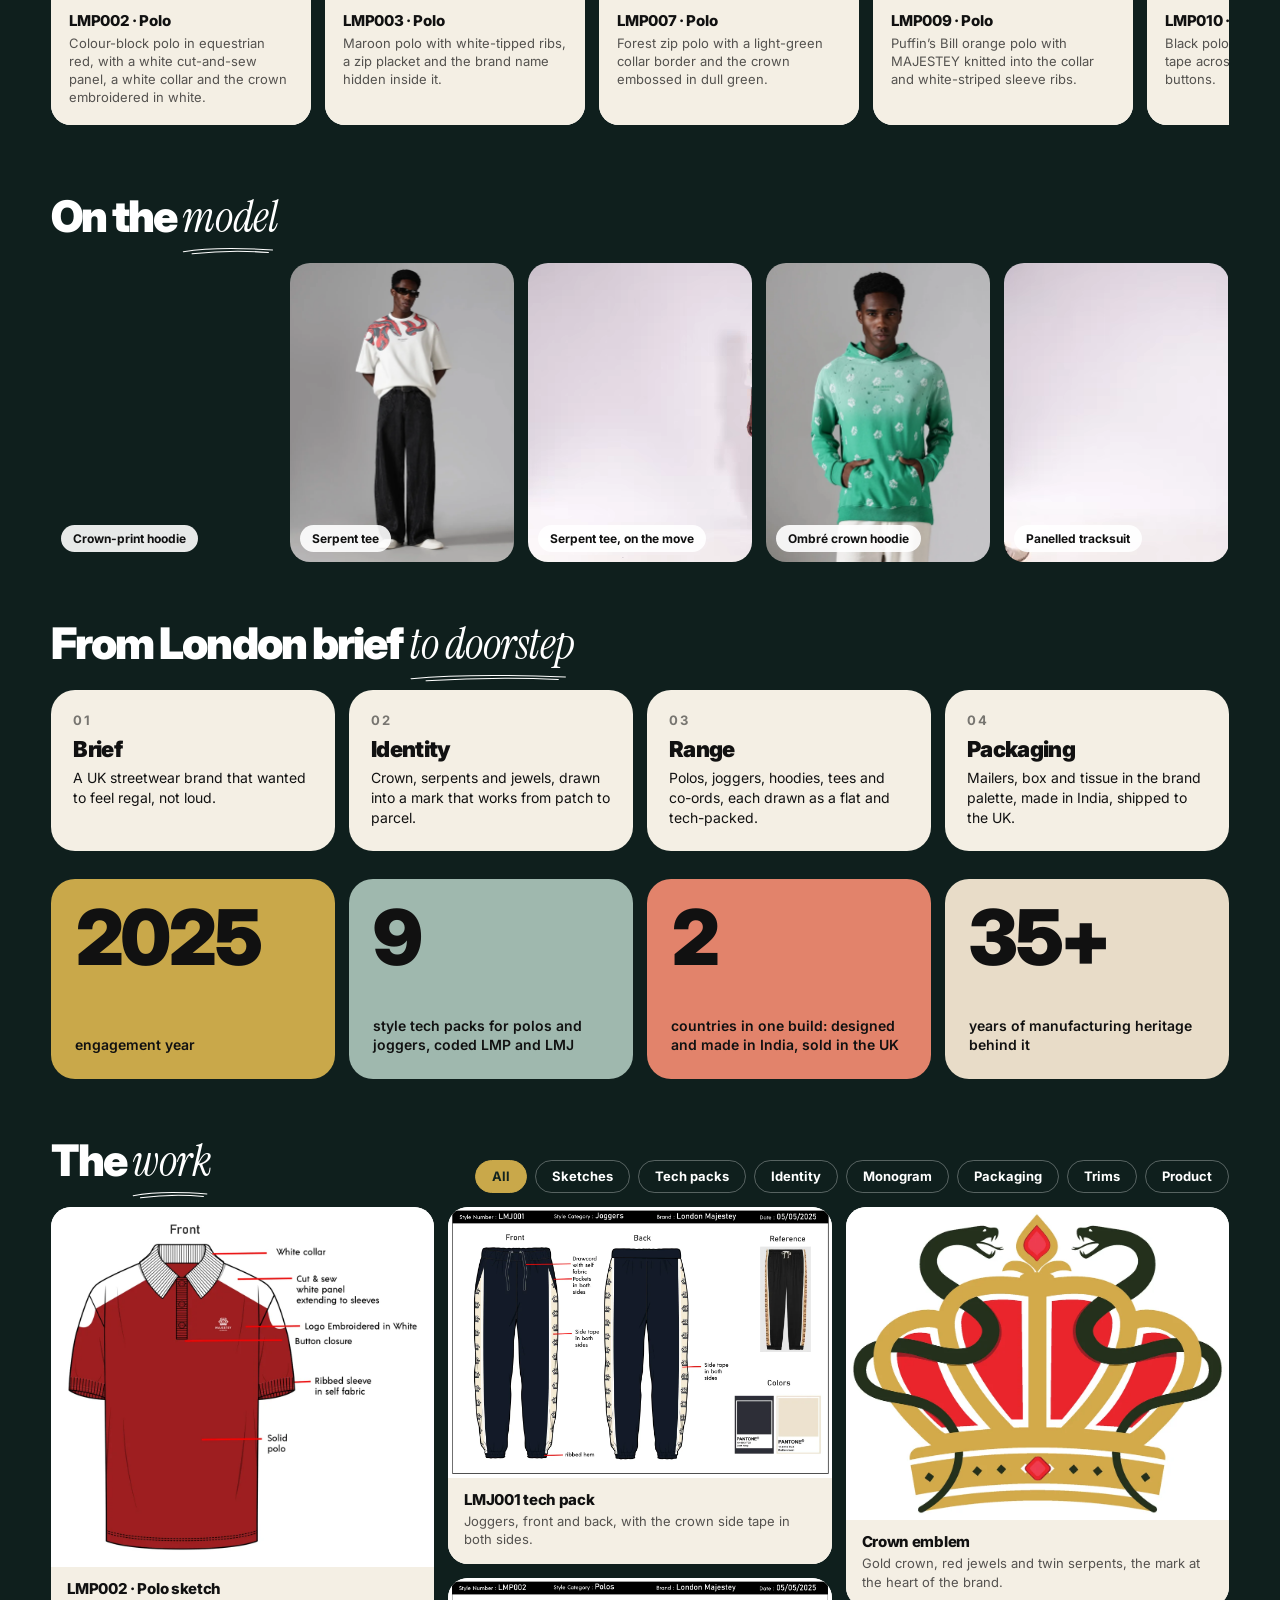
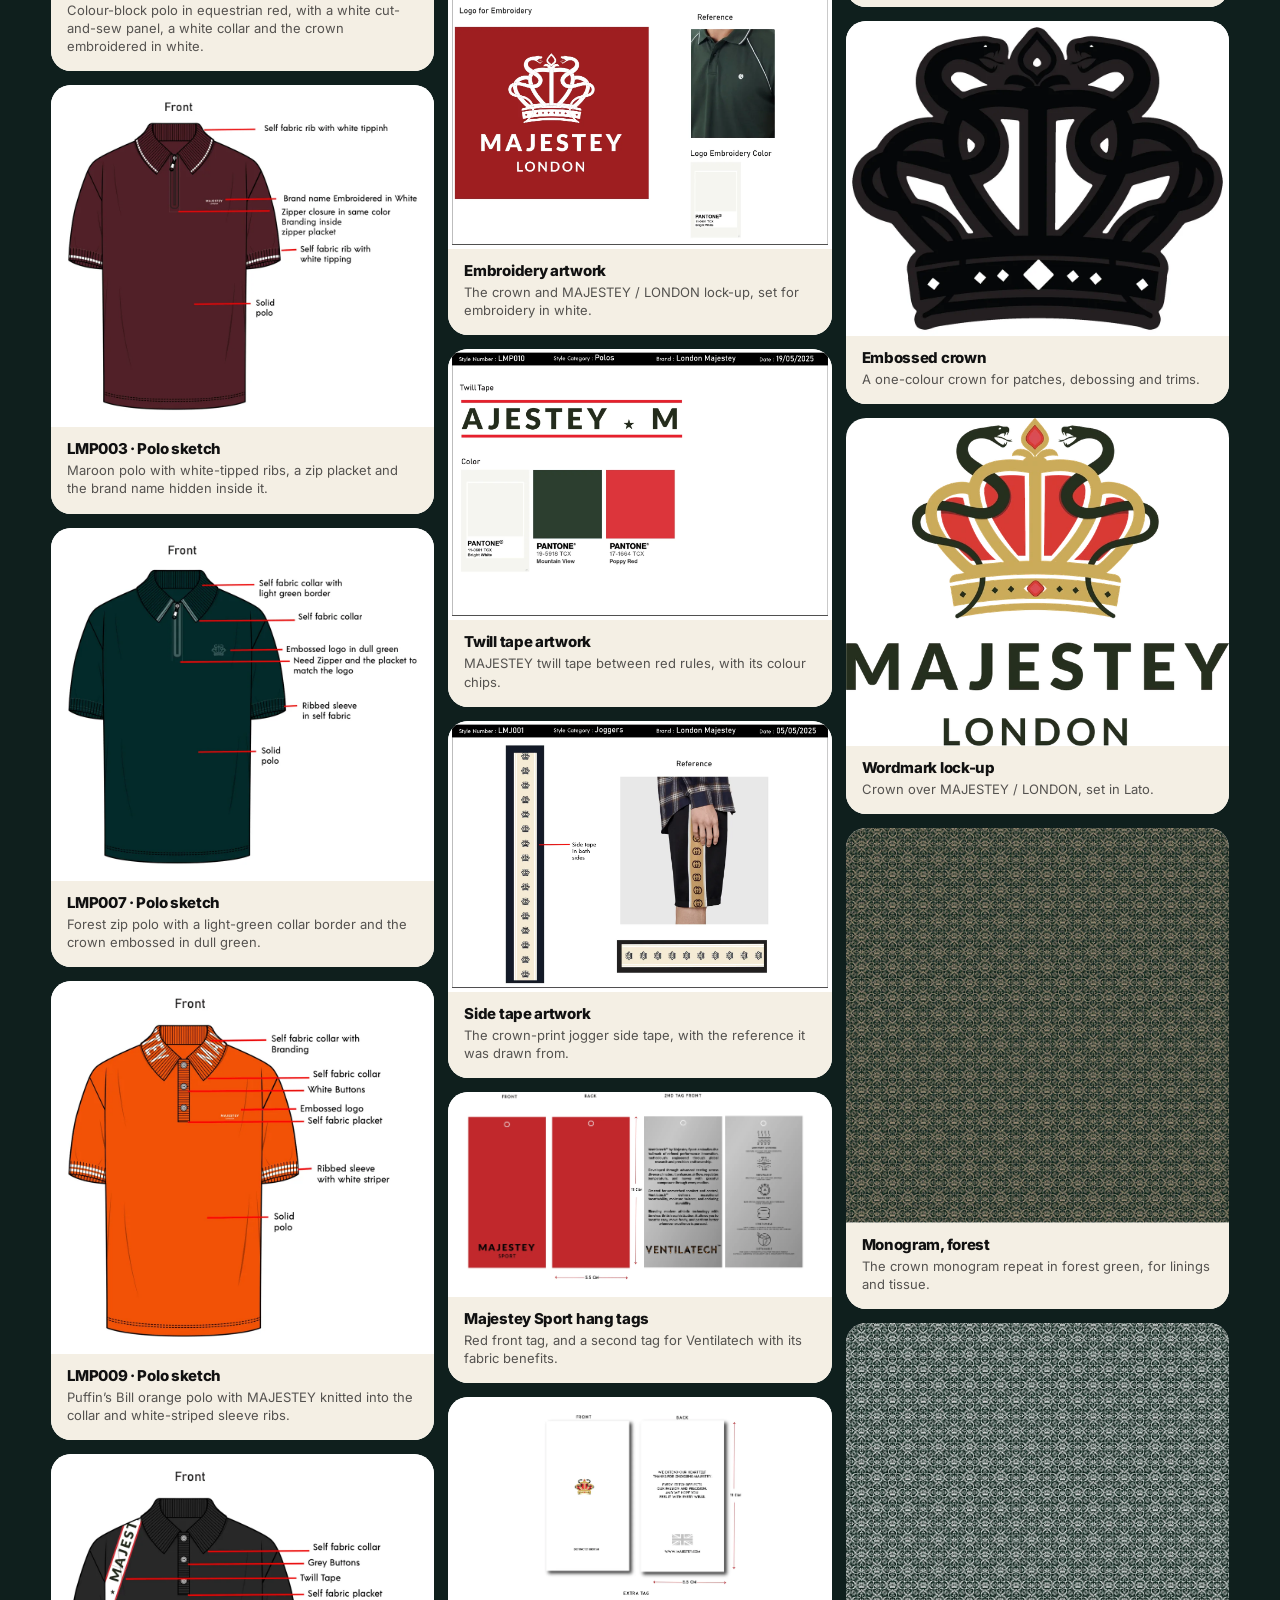
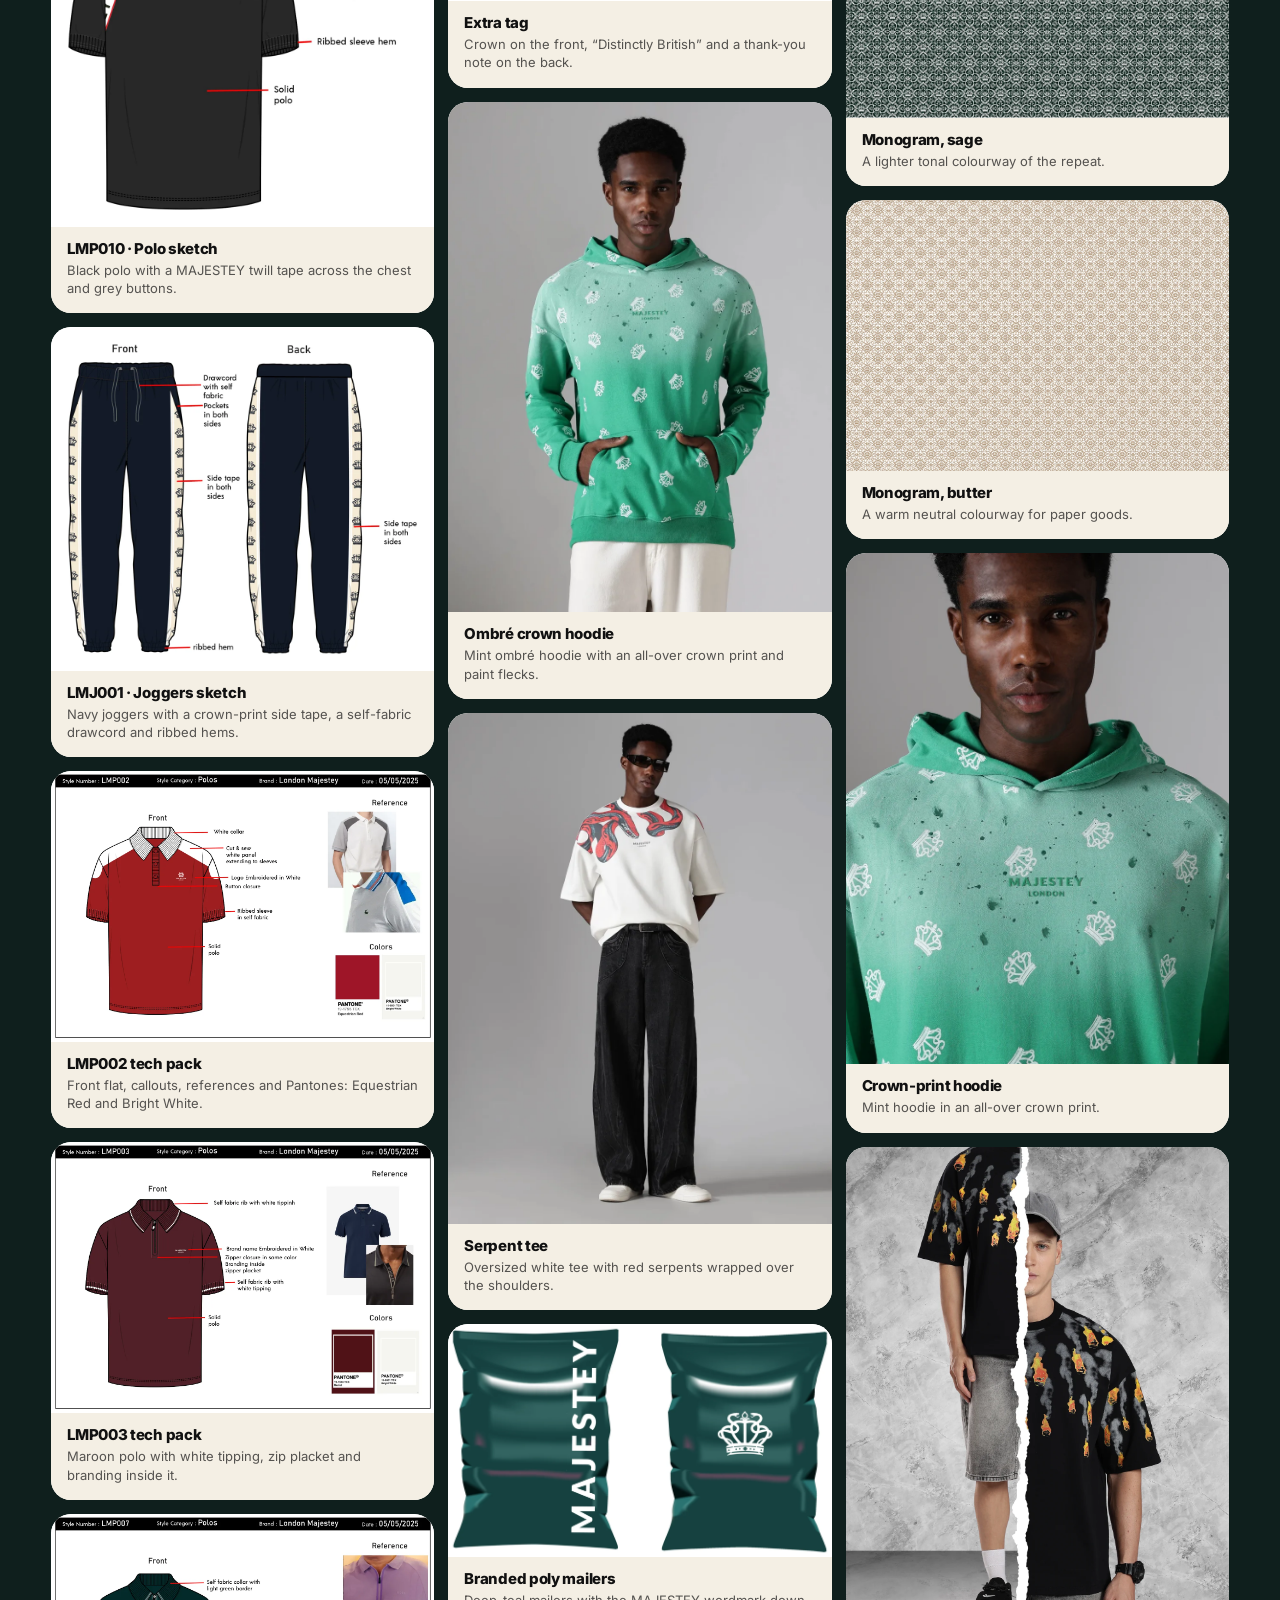
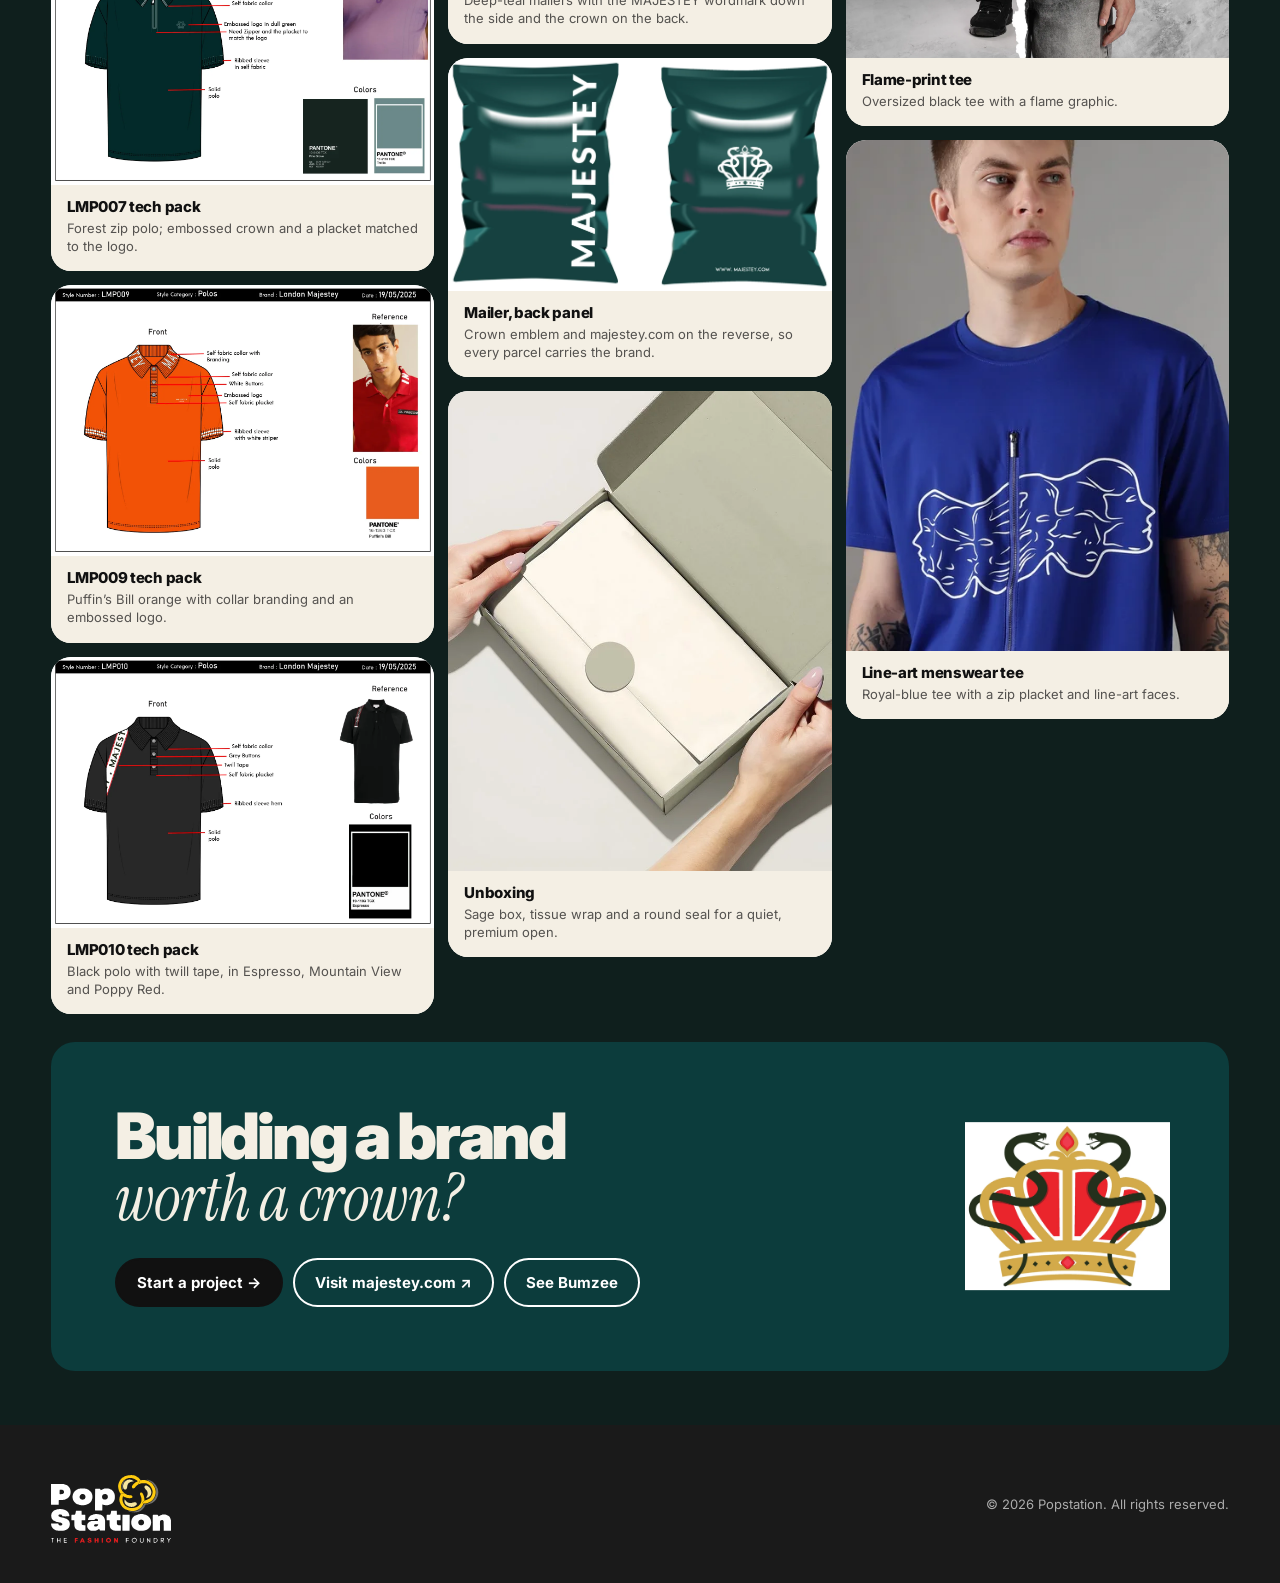
<file: brands/majestey.html>
<!doctype html>
<html lang="en">
<head>
  <meta charset="utf-8">
  <meta name="viewport" content="width=device-width, initial-scale=1">
  <title>Majestey London × Popstation — Design and packaging</title>
  <meta name="description" content="How Popstation designed Majestey London's identity, packaging and streetwear: crown emblem, monogram, mailers and product.">
  <link rel="icon" href="../assets/popstation-logo.svg" type="image/svg+xml">
  <link rel="preconnect" href="https://fonts.googleapis.com">
  <link rel="preconnect" href="https://fonts.gstatic.com" crossorigin>
  <link href="https://fonts.googleapis.com/css2?family=Instrument+Serif:ital@1&family=Inter:wght@400;500;600;700;800;900&display=swap" rel="stylesheet">
  <link rel="stylesheet" href="../css/style.css?v=202610091326">
  <link rel="stylesheet" href="../css/chat.css?v=202610091326">
  <link rel="stylesheet" href="../css/cta.css?v=202610091326">
  <link rel="stylesheet" href="../css/case.css?v=202610091326">
</head>
<body class="case case--majestey">
  <header class="nav">
    <a class="nav__logo" href="../index.html" aria-label="Popstation home">
      <img src="../assets/popstation-logo.svg" alt="Popstation — The Fashion Foundry" width="776" height="507">
    </a>
    <nav class="nav__links" aria-label="Back">
      <a href="../index.html#brandfolio">← Brandfolio</a>
    </nav>
  </header>

  <main>
    <!-- ============ HERO BOARD ============ -->
    <section class="board board--hero" aria-label="Majestey London at a glance">
      <article class="ctile t-title reveal">
        <p class="t-kicker">Case study · Streetwear · London</p>
        <h1>A crown,<br>a brand,<br><em>a box.</em></h1>
        <p class="t-lede">Majestey London is a UK-facing streetwear label. Popstation designed the identity, the prints and the packaging, and brought 35 years of Indian manufacturing to a London brand.</p>
      </article>
      <article class="ctile t-photo reveal" style="--d:1">
        <img src="../assets/img/brands/majestey-1.webp" alt="Majestey London crown-print hoodie">
      </article>
      <article class="ctile t-logo reveal" style="--d:2">
        <img class="t-logo__word" src="../assets/img/brands/majestey-logo.webp" alt="Majestey London" width="640" height="548">
        <span class="t-logo__x">×</span>
        <img class="t-logo__pop" src="../assets/popstation-logo.svg" alt="Popstation" width="776" height="507">
      </article>
      <article class="ctile t-palette reveal" style="--d:3" aria-label="Majestey colour palette">
        <div class="swatch" style="--s:#0C3C3C;color:#f4efe4"><b>#0C3C3C</b><span>Royal teal</span></div>
        <div class="swatch" style="--s:#303C30;color:#f4efe4"><b>#303C30</b><span>Forest</span></div>
        <div class="swatch" style="--s:#C9A84A"><b>#C9A84A</b><span>Crown gold</span></div>
        <div class="swatch" style="--s:#E42424;color:#ffffff"><b>#E42424</b><span>Jewel red</span></div>
        <div class="swatch" style="--s:#546060;color:#f4efe4"><b>#546060</b><span>Sage</span></div>
        <div class="swatch" style="--s:#D8CCC0"><b>#D8CCC0</b><span>Butter</span></div>
      </article>
      <article class="ctile t-star reveal" style="--d:4">
        <img src="../assets/img/majestey/crown-emblem.webp" alt="Majestey crown emblem">
        <span class="t-cap">The crown emblem</span>
      </article>
      <article class="ctile t-photo2 reveal" style="--d:5">
        <img src="../assets/img/majestey/packaging-polybags.webp" alt="Majestey branded poly mailers">
      </article>
    </section>

    <!-- ============ WHAT WE DID ============ -->
    <section class="board" aria-labelledby="did">
      <h2 class="board__title" id="did">What <em>we did<svg class="swoosh" viewBox="0 0 200 20" preserveAspectRatio="none" aria-hidden="true"><path d="M3 13 C55 4 125 4 197 9" pathLength="1"/><path d="M22 18 C82 11 142 11 188 15" pathLength="1"/></svg></em></h2>
      <article class="ctile svc reveal" style="--c:#C9A84A">
        <svg viewBox="0 0 24 24" aria-hidden="true"><path d="M3 18l2-10 4.5 5L12 5l2.5 8L19 8l2 10z"/><path d="M3 21h18"/></svg>
        <h3>Identity</h3><p>The crown emblem, an embossed one-colour crown, and the MAJESTEY / LONDON lock-up.</p>
      </article>
      <article class="ctile svc reveal" style="--c:#9fb8ae;--d:1">
        <svg viewBox="0 0 24 24" aria-hidden="true"><rect x="3" y="3" width="18" height="18" rx="2"/><path d="M3 9h18M3 15h18M9 3v18M15 3v18"/></svg>
        <h3>Monogram & prints</h3><p>A crown monogram repeat in forest, sage and butter, plus all-over and placement prints for the range.</p>
      </article>
      <article class="ctile svc reveal" style="--c:#e8dcc8;--d:2">
        <svg viewBox="0 0 24 24" aria-hidden="true"><path d="M3 8l9-5 9 5v8l-9 5-9-5z"/><path d="M3 8l9 5 9-5M12 13v8"/></svg>
        <h3>Packaging & trims</h3><p>Poly mailers, a sage gift box and tissue, plus hang tags, neck and wash-care labels, and a Ventilatech tag for Majestey Sport.</p>
      </article>
      <article class="ctile svc reveal" style="--c:#e2836b;--d:3">
        <svg viewBox="0 0 24 24" aria-hidden="true"><rect x="5" y="3" width="14" height="18" rx="2"/><path d="M9 8h6M9 12h6M9 16h4"/></svg>
        <h3>Sketches & tech packs</h3><p>Flats and style-coded tech packs (LMP polos, LMJ joggers) with callouts, references and Pantones.</p>
      </article>
    </section>

    <!-- ============ SKETCH TO SAMPLE ============
         Flats cropped from the style tech packs in the project Drive. -->
    <section class="board" aria-labelledby="sketches">
      <h2 class="board__title" id="sketches">From sketch <em>to sample<svg class="swoosh" viewBox="0 0 200 20" preserveAspectRatio="none" aria-hidden="true"><path d="M3 13 C55 4 125 4 197 9" pathLength="1"/><path d="M22 18 C82 11 142 11 188 15" pathLength="1"/></svg></em></h2>
      <p class="board__lede">Every style starts as a flat with the callouts the factory needs: collars, tipping, plackets, embroidery and tapes. Swipe through six from the 2025 range.</p>
      <div class="sketches" tabindex="0" aria-label="Flat sketches, scrolls sideways">
        <figure class="sketch reveal" style="--d:0">
          <img src="../assets/img/majestey/sketch-lmp002.webp" alt="LMP002 · Polo flat sketch" loading="lazy">
          <figcaption><b>LMP002 · Polo</b><span>Colour-block polo in equestrian red, with a white cut-and-sew panel, a white collar and the crown embroidered in white.</span></figcaption>
        </figure>
        <figure class="sketch reveal" style="--d:1">
          <img src="../assets/img/majestey/sketch-lmp003.webp" alt="LMP003 · Polo flat sketch" loading="lazy">
          <figcaption><b>LMP003 · Polo</b><span>Maroon polo with white-tipped ribs, a zip placket and the brand name hidden inside it.</span></figcaption>
        </figure>
        <figure class="sketch reveal" style="--d:2">
          <img src="../assets/img/majestey/sketch-lmp007.webp" alt="LMP007 · Polo flat sketch" loading="lazy">
          <figcaption><b>LMP007 · Polo</b><span>Forest zip polo with a light-green collar border and the crown embossed in dull green.</span></figcaption>
        </figure>
        <figure class="sketch reveal" style="--d:3">
          <img src="../assets/img/majestey/sketch-lmp009.webp" alt="LMP009 · Polo flat sketch" loading="lazy">
          <figcaption><b>LMP009 · Polo</b><span>Puffin&rsquo;s Bill orange polo with MAJESTEY knitted into the collar and white-striped sleeve ribs.</span></figcaption>
        </figure>
        <figure class="sketch reveal" style="--d:4">
          <img src="../assets/img/majestey/sketch-lmp010.webp" alt="LMP010 · Polo flat sketch" loading="lazy">
          <figcaption><b>LMP010 · Polo</b><span>Black polo with a MAJESTEY twill tape across the chest and grey buttons.</span></figcaption>
        </figure>
        <figure class="sketch reveal" style="--d:5">
          <img src="../assets/img/majestey/sketch-lmj001.webp" alt="LMJ001 · Joggers flat sketch" loading="lazy">
          <figcaption><b>LMJ001 · Joggers</b><span>Navy joggers with a crown-print side tape, a self-fabric drawcord and ribbed hems.</span></figcaption>
        </figure>
      </div>
    </section>

    <!-- ============ LOOKBOOK ============ -->
    <section class="board" aria-labelledby="look">
      <h2 class="board__title" id="look">On the <em>model<svg class="swoosh" viewBox="0 0 200 20" preserveAspectRatio="none" aria-hidden="true"><path d="M3 13 C55 4 125 4 197 9" pathLength="1"/><path d="M22 18 C82 11 142 11 188 15" pathLength="1"/></svg></em></h2>
      <div class="look">
        <figure class="look__item reveal">
          <video poster="../assets/video/majestey/hoodie.webp" muted loop playsinline preload="none" data-autoplay aria-label="Crown-print hoodie, lookbook film">
            <source src="../assets/video/majestey/hoodie.mp4" type="video/mp4">
            <source src="../assets/video/majestey/hoodie.webm" type="video/webm">
          </video>
          <figcaption>Crown-print hoodie</figcaption>
        </figure>
        <figure class="look__item reveal" style="--d:1">
          <img src="../assets/img/majestey/look-tee-serpent.webp" alt="Majestey serpent tee with wide-leg black denim" loading="lazy">
          <figcaption>Serpent tee</figcaption>
        </figure>
        <figure class="look__item reveal" style="--d:2">
          <video poster="../assets/video/majestey/serpent-tee.webp" muted loop playsinline preload="none" data-autoplay aria-label="Serpent tee, lookbook film">
            <source src="../assets/video/majestey/serpent-tee.mp4" type="video/mp4">
            <source src="../assets/video/majestey/serpent-tee.webm" type="video/webm">
          </video>
          <figcaption>Serpent tee, on the move</figcaption>
        </figure>
        <figure class="look__item reveal" style="--d:3">
          <img src="../assets/img/majestey/look-hoodie-crown.webp" alt="Majestey mint ombré hoodie with an all-over crown print" loading="lazy">
          <figcaption>Ombré crown hoodie</figcaption>
        </figure>
        <figure class="look__item reveal" style="--d:4">
          <video poster="../assets/video/majestey/tracksuit.webp" muted loop playsinline preload="none" data-autoplay aria-label="Brown and green tracksuit, lookbook film">
            <source src="../assets/video/majestey/tracksuit.mp4" type="video/mp4">
            <source src="../assets/video/majestey/tracksuit.webm" type="video/webm">
          </video>
          <figcaption>Panelled tracksuit</figcaption>
        </figure>
      </div>
    </section>

    <!-- ============ HOW IT CAME TOGETHER ============ -->
    <section class="board" aria-labelledby="flow">
      <h2 class="board__title" id="flow">From London brief <em>to doorstep<svg class="swoosh" viewBox="0 0 200 20" preserveAspectRatio="none" aria-hidden="true"><path d="M3 13 C55 4 125 4 197 9" pathLength="1"/><path d="M22 18 C82 11 142 11 188 15" pathLength="1"/></svg></em></h2>
      <div class="flow">
        <article class="ctile reveal"><b>01</b><h3>Brief</h3><p>A UK streetwear brand that wanted to feel regal, not loud.</p></article>
        <article class="ctile reveal" style="--d:1"><b>02</b><h3>Identity</h3><p>Crown, serpents and jewels, drawn into a mark that works from patch to parcel.</p></article>
        <article class="ctile reveal" style="--d:2"><b>03</b><h3>Range</h3><p>Polos, joggers, hoodies, tees and co-ords, each drawn as a flat and tech-packed.</p></article>
        <article class="ctile reveal" style="--d:3"><b>04</b><h3>Packaging</h3><p>Mailers, box and tissue in the brand palette, made in India, shipped to the UK.</p></article>
      </div>
    </section>

    <!-- ============ NUMBERS ============
         Drawn from the project folder and Popstation's portfolio notes. -->
    <section class="board board--nums" aria-label="Majestey in numbers">
      <article class="ctile num reveal" style="--c:#C9A84A"><b>2025</b><span>engagement year</span></article>
      <article class="ctile num reveal" style="--c:#9fb8ae;--d:1"><b><span data-count="9">0</span></b><span>style tech packs for polos and joggers, coded LMP and LMJ</span></article>
      <article class="ctile num reveal" style="--c:#e2836b;--d:2"><b><span data-count="2">0</span></b><span>countries in one build: designed and made in India, sold in the UK</span></article>
      <article class="ctile num reveal" style="--c:#e8dcc8;--d:3"><b><span data-count="35">0</span>+</b><span>years of manufacturing heritage behind it</span></article>
    </section>

    <!-- ============ THE WORK ============ -->
    <section class="board board--work" aria-labelledby="work">
      <div class="work__head">
        <h2 class="board__title" id="work">The <em>work<svg class="swoosh" viewBox="0 0 200 20" preserveAspectRatio="none" aria-hidden="true"><path d="M3 13 C55 4 125 4 197 9" pathLength="1"/><path d="M22 18 C82 11 142 11 188 15" pathLength="1"/></svg></em></h2>
        <div class="filters" role="tablist" aria-label="Filter the work">
          <button role="tab" aria-selected="true" data-f="all">All</button>
          <button role="tab" aria-selected="false" data-f="sketch">Sketches</button>
          <button role="tab" aria-selected="false" data-f="techpack">Tech packs</button>
          <button role="tab" aria-selected="false" data-f="identity">Identity</button>
          <button role="tab" aria-selected="false" data-f="pattern">Monogram</button>
          <button role="tab" aria-selected="false" data-f="packaging">Packaging</button>
          <button role="tab" aria-selected="false" data-f="trims">Trims</button>
          <button role="tab" aria-selected="false" data-f="product">Product</button>
        </div>
      </div>
      <div class="gallery">
        <figure class="g-item" data-cat="sketch" tabindex="0" role="button" aria-label="Open LMP002 · Polo sketch">
          <img src="../assets/img/majestey/sketch-lmp002.webp" alt="LMP002 · Polo sketch" loading="lazy">
          <figcaption><b>LMP002 · Polo sketch</b><span>Colour-block polo in equestrian red, with a white cut-and-sew panel, a white collar and the crown embroidered in white.</span></figcaption>
        </figure>
        <figure class="g-item" data-cat="sketch" tabindex="0" role="button" aria-label="Open LMP003 · Polo sketch">
          <img src="../assets/img/majestey/sketch-lmp003.webp" alt="LMP003 · Polo sketch" loading="lazy">
          <figcaption><b>LMP003 · Polo sketch</b><span>Maroon polo with white-tipped ribs, a zip placket and the brand name hidden inside it.</span></figcaption>
        </figure>
        <figure class="g-item" data-cat="sketch" tabindex="0" role="button" aria-label="Open LMP007 · Polo sketch">
          <img src="../assets/img/majestey/sketch-lmp007.webp" alt="LMP007 · Polo sketch" loading="lazy">
          <figcaption><b>LMP007 · Polo sketch</b><span>Forest zip polo with a light-green collar border and the crown embossed in dull green.</span></figcaption>
        </figure>
        <figure class="g-item" data-cat="sketch" tabindex="0" role="button" aria-label="Open LMP009 · Polo sketch">
          <img src="../assets/img/majestey/sketch-lmp009.webp" alt="LMP009 · Polo sketch" loading="lazy">
          <figcaption><b>LMP009 · Polo sketch</b><span>Puffin&rsquo;s Bill orange polo with MAJESTEY knitted into the collar and white-striped sleeve ribs.</span></figcaption>
        </figure>
        <figure class="g-item" data-cat="sketch" tabindex="0" role="button" aria-label="Open LMP010 · Polo sketch">
          <img src="../assets/img/majestey/sketch-lmp010.webp" alt="LMP010 · Polo sketch" loading="lazy">
          <figcaption><b>LMP010 · Polo sketch</b><span>Black polo with a MAJESTEY twill tape across the chest and grey buttons.</span></figcaption>
        </figure>
        <figure class="g-item" data-cat="sketch" tabindex="0" role="button" aria-label="Open LMJ001 · Joggers sketch">
          <img src="../assets/img/majestey/sketch-lmj001.webp" alt="LMJ001 · Joggers sketch" loading="lazy">
          <figcaption><b>LMJ001 · Joggers sketch</b><span>Navy joggers with a crown-print side tape, a self-fabric drawcord and ribbed hems.</span></figcaption>
        </figure>
        <figure class="g-item" data-cat="techpack" tabindex="0" role="button" aria-label="Open LMP002 tech pack">
          <img src="../assets/img/majestey/techpack-lmp002.webp" alt="LMP002 tech pack" loading="lazy">
          <figcaption><b>LMP002 tech pack</b><span>Front flat, callouts, references and Pantones: Equestrian Red and Bright White.</span></figcaption>
        </figure>
        <figure class="g-item" data-cat="techpack" tabindex="0" role="button" aria-label="Open LMP003 tech pack">
          <img src="../assets/img/majestey/techpack-lmp003.webp" alt="LMP003 tech pack" loading="lazy">
          <figcaption><b>LMP003 tech pack</b><span>Maroon polo with white tipping, zip placket and branding inside it.</span></figcaption>
        </figure>
        <figure class="g-item" data-cat="techpack" tabindex="0" role="button" aria-label="Open LMP007 tech pack">
          <img src="../assets/img/majestey/techpack-lmp007.webp" alt="LMP007 tech pack" loading="lazy">
          <figcaption><b>LMP007 tech pack</b><span>Forest zip polo; embossed crown and a placket matched to the logo.</span></figcaption>
        </figure>
        <figure class="g-item" data-cat="techpack" tabindex="0" role="button" aria-label="Open LMP009 tech pack">
          <img src="../assets/img/majestey/techpack-lmp009.webp" alt="LMP009 tech pack" loading="lazy">
          <figcaption><b>LMP009 tech pack</b><span>Puffin&rsquo;s Bill orange with collar branding and an embossed logo.</span></figcaption>
        </figure>
        <figure class="g-item" data-cat="techpack" tabindex="0" role="button" aria-label="Open LMP010 tech pack">
          <img src="../assets/img/majestey/techpack-lmp010.webp" alt="LMP010 tech pack" loading="lazy">
          <figcaption><b>LMP010 tech pack</b><span>Black polo with twill tape, in Espresso, Mountain View and Poppy Red.</span></figcaption>
        </figure>
        <figure class="g-item" data-cat="techpack" tabindex="0" role="button" aria-label="Open LMJ001 tech pack">
          <img src="../assets/img/majestey/techpack-lmj001.webp" alt="LMJ001 tech pack" loading="lazy">
          <figcaption><b>LMJ001 tech pack</b><span>Joggers, front and back, with the crown side tape in both sides.</span></figcaption>
        </figure>
        <figure class="g-item" data-cat="techpack" tabindex="0" role="button" aria-label="Open Embroidery artwork">
          <img src="../assets/img/majestey/detail-lmp002.webp" alt="Embroidery artwork" loading="lazy">
          <figcaption><b>Embroidery artwork</b><span>The crown and MAJESTEY / LONDON lock-up, set for embroidery in white.</span></figcaption>
        </figure>
        <figure class="g-item" data-cat="techpack" tabindex="0" role="button" aria-label="Open Twill tape artwork">
          <img src="../assets/img/majestey/detail-lmp010.webp" alt="Twill tape artwork" loading="lazy">
          <figcaption><b>Twill tape artwork</b><span>MAJESTEY twill tape between red rules, with its colour chips.</span></figcaption>
        </figure>
        <figure class="g-item" data-cat="techpack" tabindex="0" role="button" aria-label="Open Side tape artwork">
          <img src="../assets/img/majestey/detail-lmj001.webp" alt="Side tape artwork" loading="lazy">
          <figcaption><b>Side tape artwork</b><span>The crown-print jogger side tape, with the reference it was drawn from.</span></figcaption>
        </figure>
        <figure class="g-item" data-cat="trims" tabindex="0" role="button" aria-label="Open Majestey Sport hang tags">
          <img src="../assets/img/majestey/hangtag-sport-1.webp" alt="Majestey Sport hang tags" loading="lazy">
          <figcaption><b>Majestey Sport hang tags</b><span>Red front tag, and a second tag for Ventilatech with its fabric benefits.</span></figcaption>
        </figure>
        <figure class="g-item" data-cat="trims" tabindex="0" role="button" aria-label="Open Extra tag">
          <img src="../assets/img/majestey/hangtag-sport-2.webp" alt="Extra tag" loading="lazy">
          <figcaption><b>Extra tag</b><span>Crown on the front, &ldquo;Distinctly British&rdquo; and a thank-you note on the back.</span></figcaption>
        </figure>
        <figure class="g-item" data-cat="product" tabindex="0" role="button" aria-label="Open Ombré crown hoodie">
          <img src="../assets/img/majestey/look-hoodie-crown.webp" alt="Ombré crown hoodie" loading="lazy">
          <figcaption><b>Ombré crown hoodie</b><span>Mint ombré hoodie with an all-over crown print and paint flecks.</span></figcaption>
        </figure>
        <figure class="g-item" data-cat="product" tabindex="0" role="button" aria-label="Open Serpent tee">
          <img src="../assets/img/majestey/look-tee-serpent.webp" alt="Serpent tee" loading="lazy">
          <figcaption><b>Serpent tee</b><span>Oversized white tee with red serpents wrapped over the shoulders.</span></figcaption>
        </figure>
        <figure class="g-item" data-cat="packaging" tabindex="0" role="button" aria-label="Open Branded poly mailers">
          <img src="../assets/img/majestey/packaging-polybags.webp" alt="Branded poly mailers" loading="lazy">
          <figcaption><b>Branded poly mailers</b><span>Deep-teal mailers with the MAJESTEY wordmark down the side and the crown on the back.</span></figcaption>
        </figure>
        <figure class="g-item" data-cat="packaging" tabindex="0" role="button" aria-label="Open Mailer, back panel">
          <img src="../assets/img/majestey/packaging-polybags-back.webp" alt="Mailer, back panel" loading="lazy">
          <figcaption><b>Mailer, back panel</b><span>Crown emblem and majestey.com on the reverse, so every parcel carries the brand.</span></figcaption>
        </figure>
        <figure class="g-item" data-cat="packaging" tabindex="0" role="button" aria-label="Open Unboxing">
          <img src="../assets/img/majestey/unboxing.webp" alt="Unboxing" loading="lazy">
          <figcaption><b>Unboxing</b><span>Sage box, tissue wrap and a round seal for a quiet, premium open.</span></figcaption>
        </figure>
        <figure class="g-item" data-cat="identity" tabindex="0" role="button" aria-label="Open Crown emblem">
          <img src="../assets/img/majestey/crown-emblem.webp" alt="Crown emblem" loading="lazy">
          <figcaption><b>Crown emblem</b><span>Gold crown, red jewels and twin serpents, the mark at the heart of the brand.</span></figcaption>
        </figure>
        <figure class="g-item" data-cat="identity" tabindex="0" role="button" aria-label="Open Embossed crown">
          <img src="../assets/img/majestey/crown-emboss.webp" alt="Embossed crown" loading="lazy">
          <figcaption><b>Embossed crown</b><span>A one-colour crown for patches, debossing and trims.</span></figcaption>
        </figure>
        <figure class="g-item" data-cat="identity" tabindex="0" role="button" aria-label="Open Wordmark lock-up">
          <img src="../assets/img/brands/majestey-logo.webp" alt="Wordmark lock-up" loading="lazy">
          <figcaption><b>Wordmark lock-up</b><span>Crown over MAJESTEY / LONDON, set in Lato.</span></figcaption>
        </figure>
        <figure class="g-item" data-cat="pattern" tabindex="0" role="button" aria-label="Open Monogram, forest">
          <img src="../assets/img/majestey/pattern-forest.webp" alt="Monogram, forest" loading="lazy">
          <figcaption><b>Monogram, forest</b><span>The crown monogram repeat in forest green, for linings and tissue.</span></figcaption>
        </figure>
        <figure class="g-item" data-cat="pattern" tabindex="0" role="button" aria-label="Open Monogram, sage">
          <img src="../assets/img/majestey/pattern-sage.webp" alt="Monogram, sage" loading="lazy">
          <figcaption><b>Monogram, sage</b><span>A lighter tonal colourway of the repeat.</span></figcaption>
        </figure>
        <figure class="g-item" data-cat="pattern" tabindex="0" role="button" aria-label="Open Monogram, butter">
          <img src="../assets/img/majestey/pattern-butter.webp" alt="Monogram, butter" loading="lazy">
          <figcaption><b>Monogram, butter</b><span>A warm neutral colourway for paper goods.</span></figcaption>
        </figure>
        <figure class="g-item" data-cat="product" tabindex="0" role="button" aria-label="Open Crown-print hoodie">
          <img src="../assets/img/brands/majestey-1.webp" alt="Crown-print hoodie" loading="lazy">
          <figcaption><b>Crown-print hoodie</b><span>Mint hoodie in an all-over crown print.</span></figcaption>
        </figure>
        <figure class="g-item" data-cat="product" tabindex="0" role="button" aria-label="Open Flame-print tee">
          <img src="../assets/img/brands/majestey-2.webp" alt="Flame-print tee" loading="lazy">
          <figcaption><b>Flame-print tee</b><span>Oversized black tee with a flame graphic.</span></figcaption>
        </figure>
        <figure class="g-item" data-cat="product" tabindex="0" role="button" aria-label="Open Line-art menswear tee">
          <img src="../assets/img/brands/majestey-3.webp" alt="Line-art menswear tee" loading="lazy">
          <figcaption><b>Line-art menswear tee</b><span>Royal-blue tee with a zip placket and line-art faces.</span></figcaption>
        </figure>
      </div>
    </section>

    <!-- ============ CTA ============ -->
    <section class="board board--cta">
      <article class="ctile cta reveal">
        <img class="cta__pop" src="../assets/img/majestey/crown-emblem.webp" alt="">
        <h2>Building a brand<br><em>worth a crown?</em></h2>
        <div class="cta__row">
          <a class="btn btn--dark" href="../index.html#contact" data-wwu>Start a project →</a>
          <a class="btn" href="https://majestey.com" target="_blank" rel="noopener">Visit majestey.com ↗</a>
          <a class="btn" href="bumzee.html">See Bumzee</a>
        </div>
      </article>
    </section>
  </main>

  <dialog class="lightbox" id="lightbox" aria-label="Enlarged image">
    <button class="lightbox__close" type="button" aria-label="Close">×</button>
    <button class="lightbox__nav lightbox__prev" type="button" aria-label="Previous">←</button>
    <figure><img alt=""><figcaption></figcaption></figure>
    <button class="lightbox__nav lightbox__next" type="button" aria-label="Next">→</button>
  </dialog>

  <footer class="footer">
    <img src="../assets/popstation-logo.svg" alt="Popstation — The Fashion Foundry" width="776" height="507" loading="lazy">
    <p>© <span id="year"></span> Popstation. All rights reserved.</p>
  </footer>

  <script src="../js/case.js?v=202610091326"></script>
  <script src="../js/return.js?v=202610091326"></script>
  <script src="../js/chat.js?v=202610091326"></script>
  <script src="../js/cta.js?v=202610091326"></script>
  <script src="../js/swoosh.js?v=202610091326"></script>
</body>
</html>
</file>
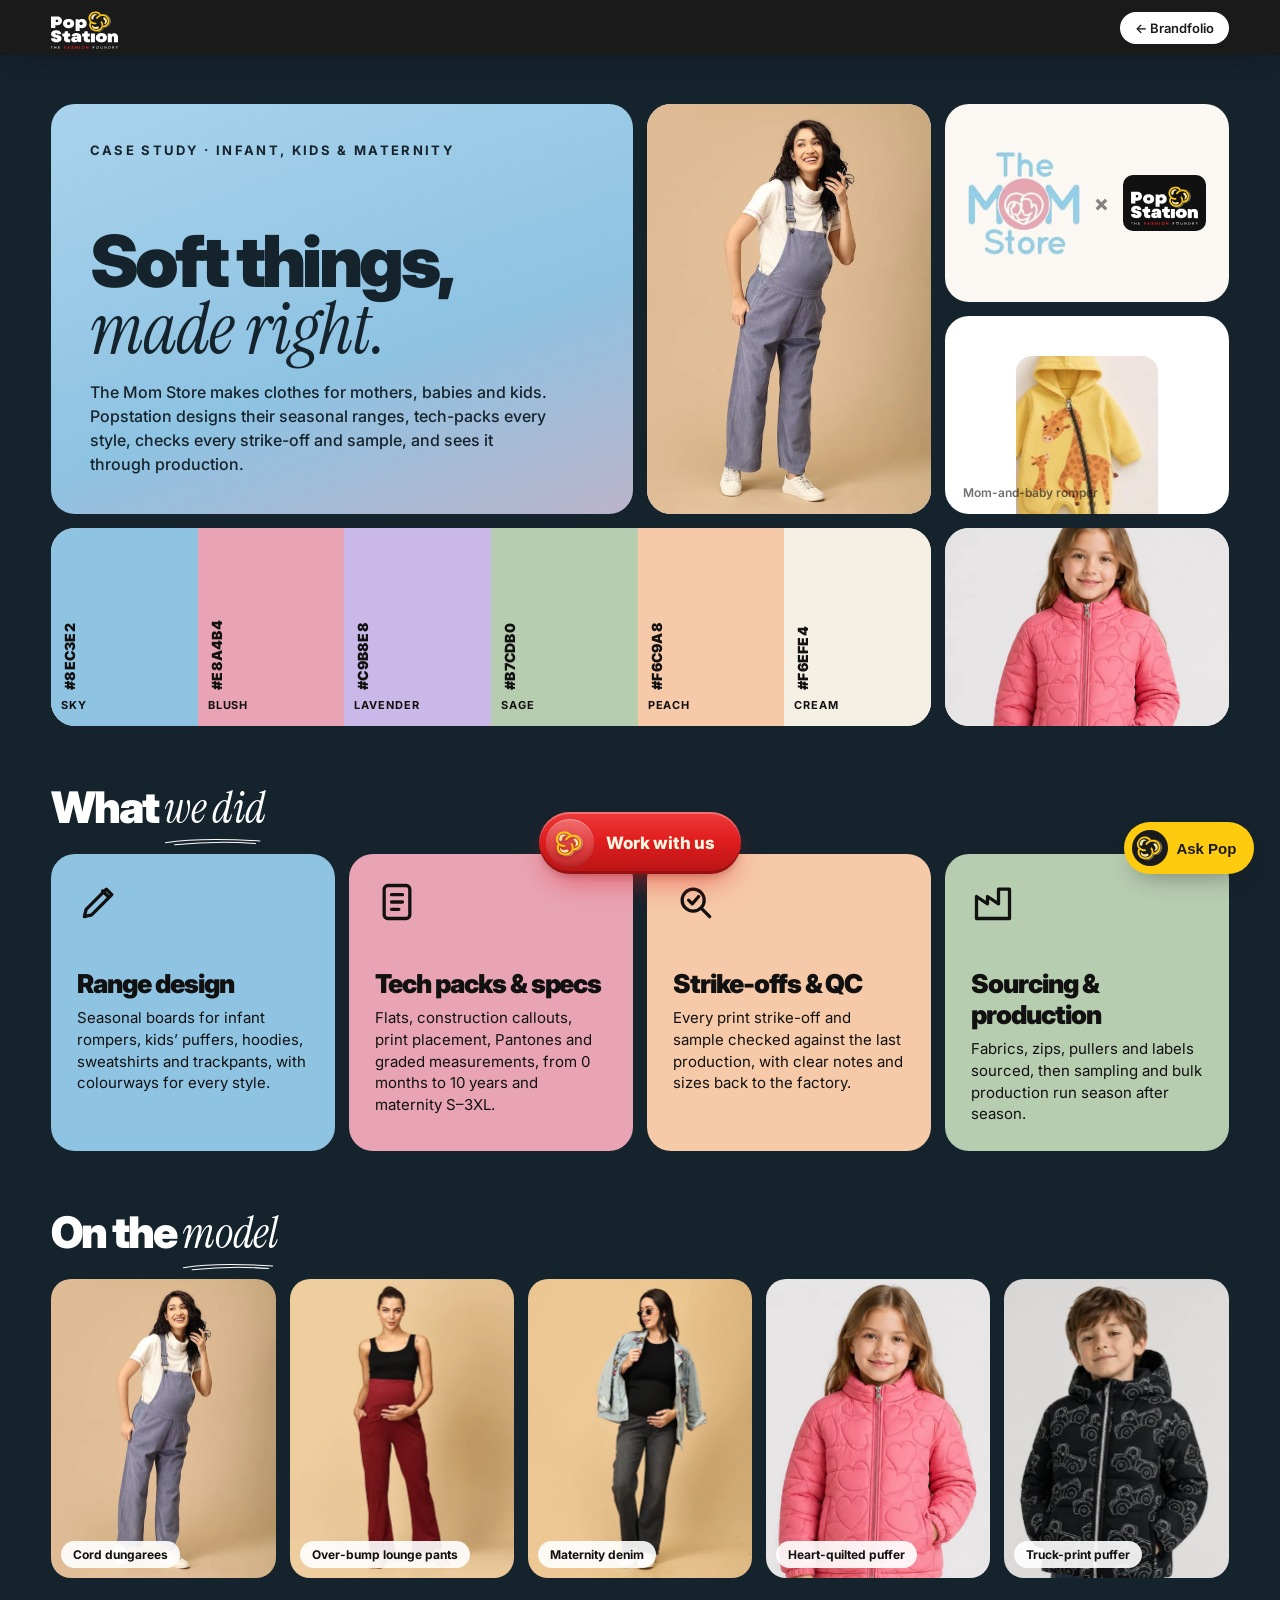
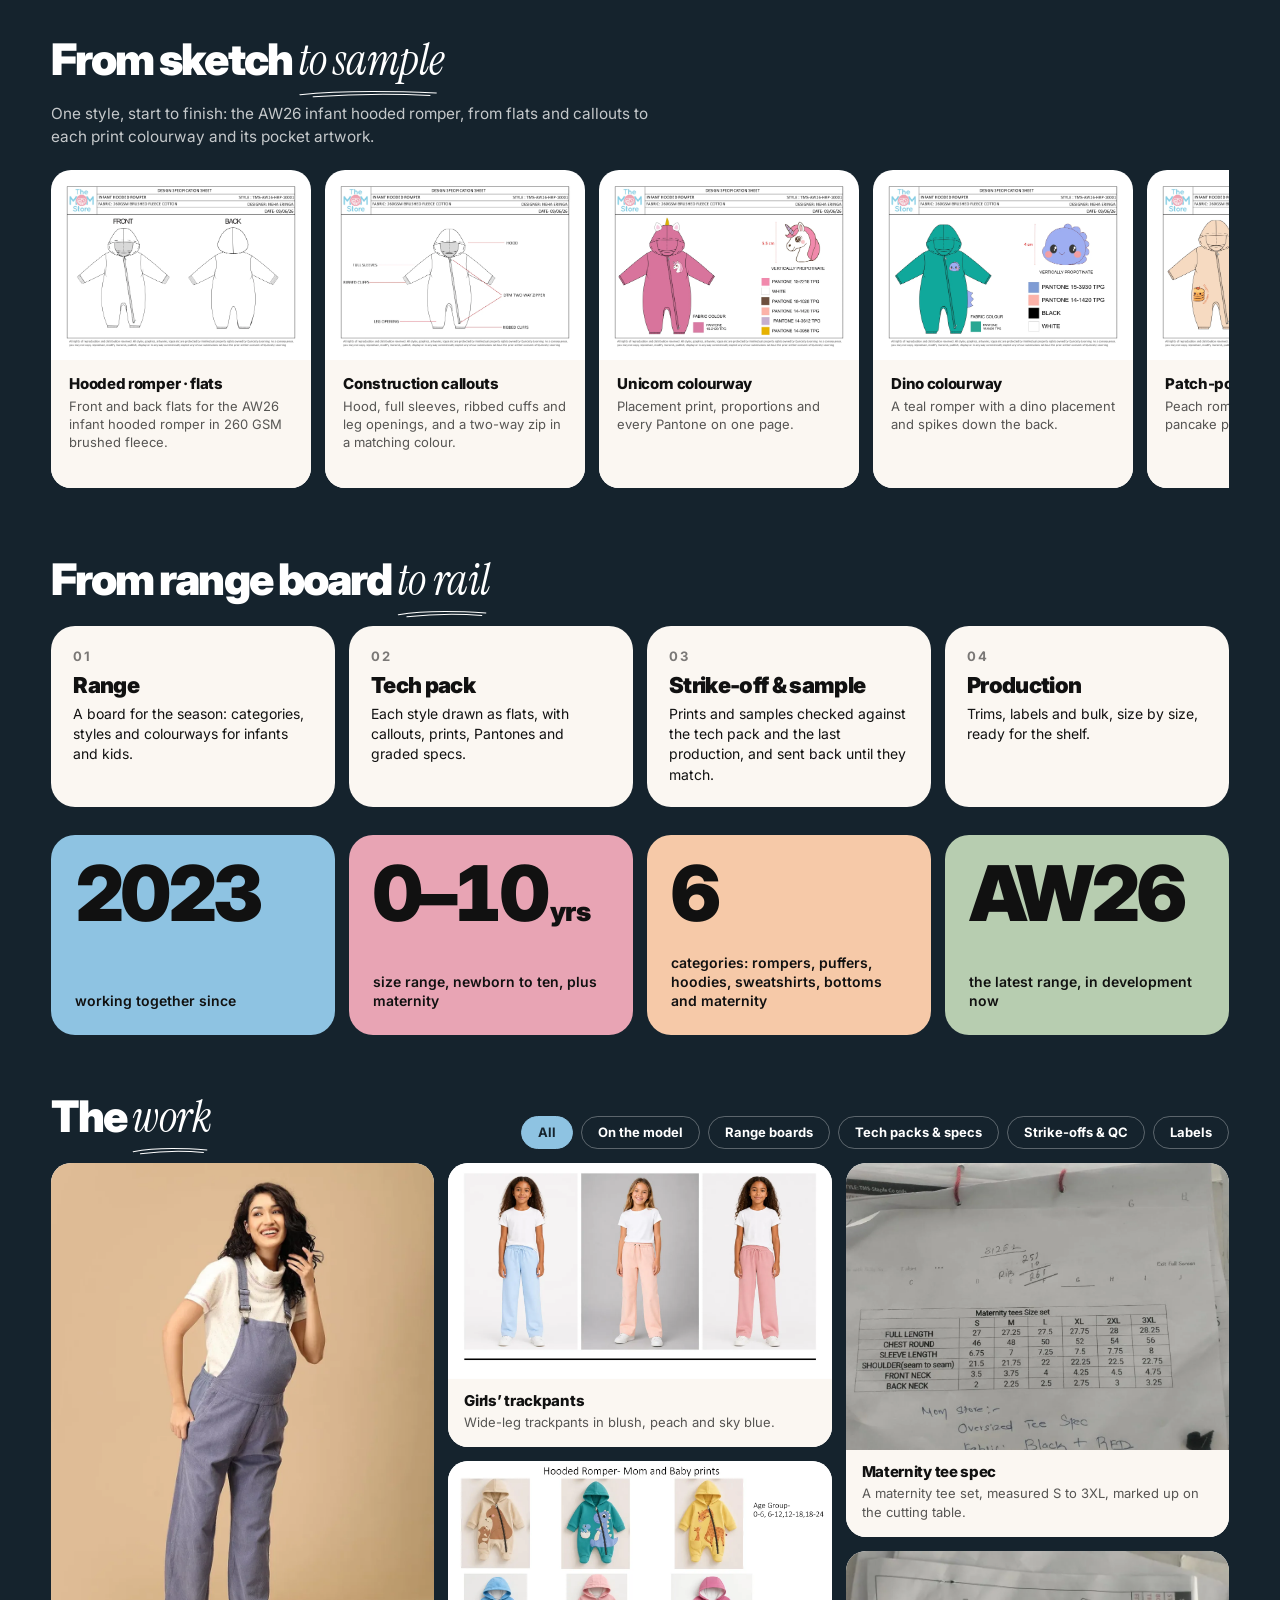
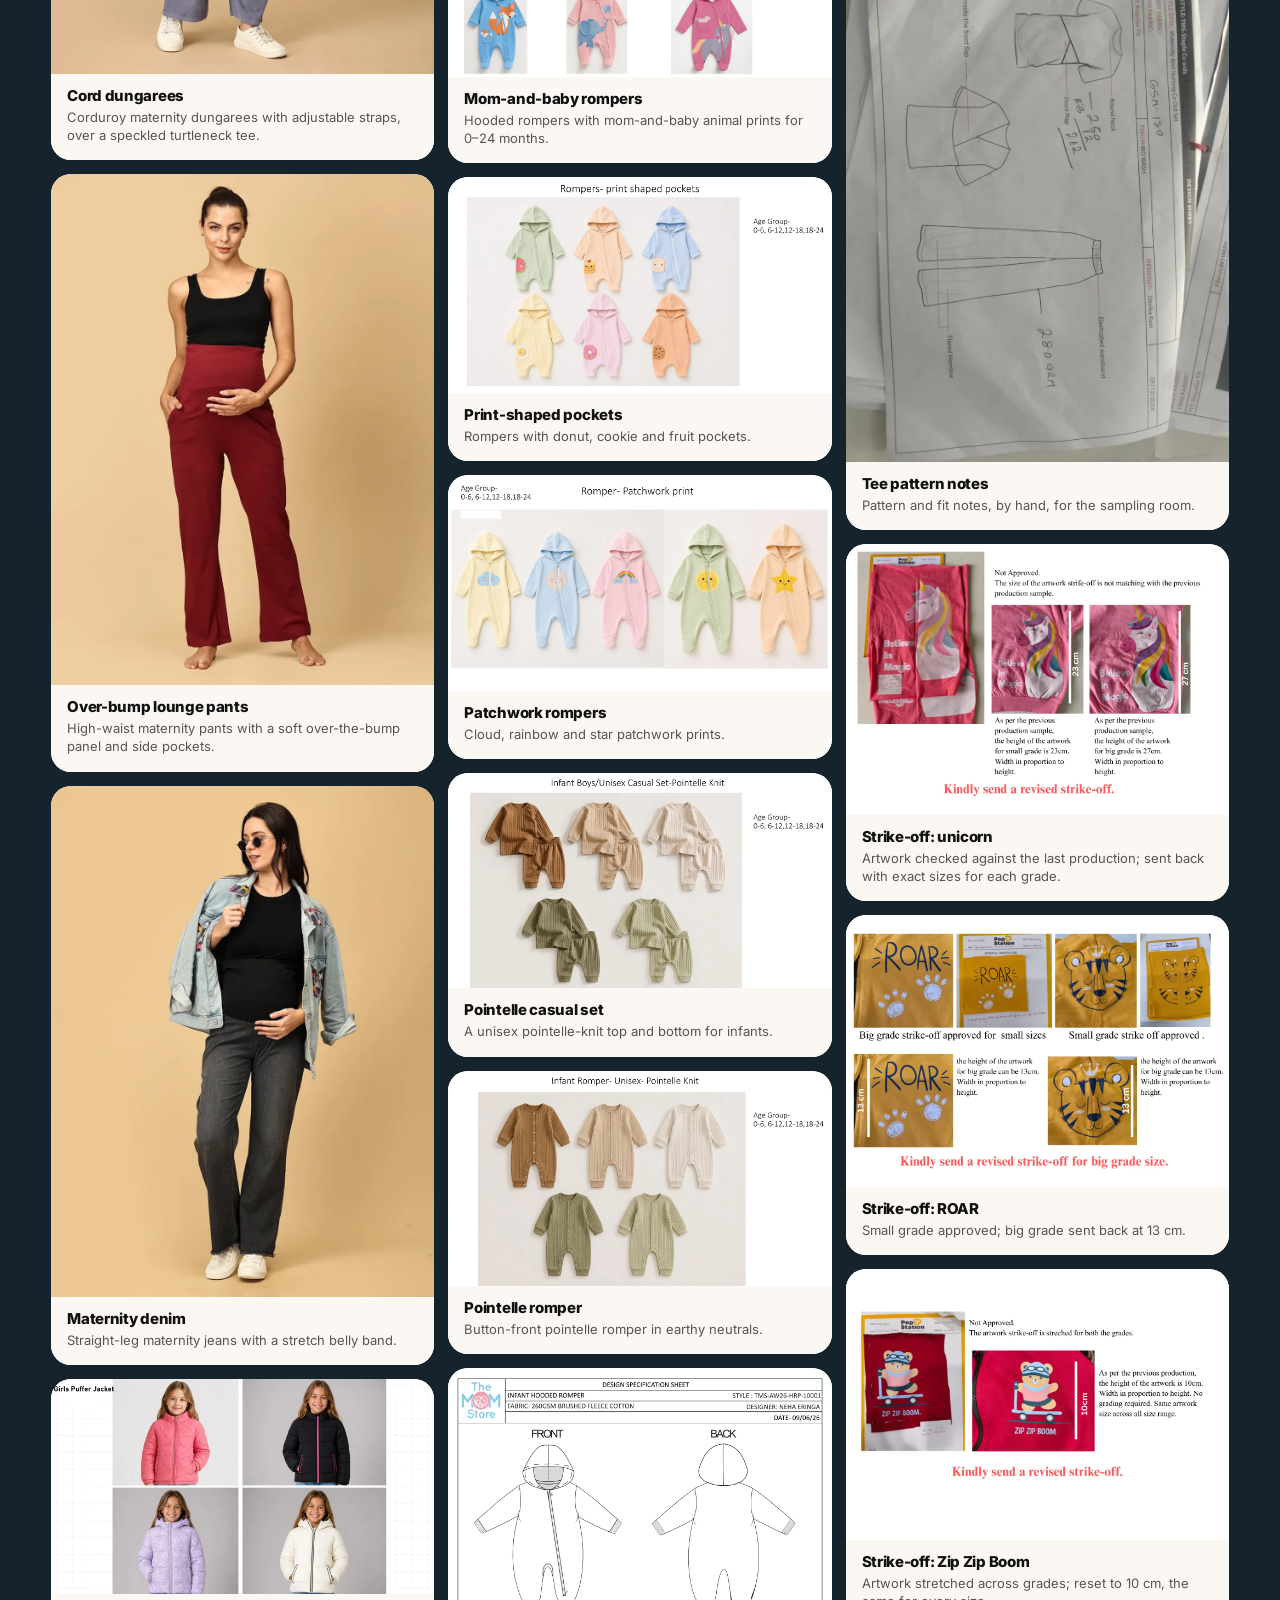
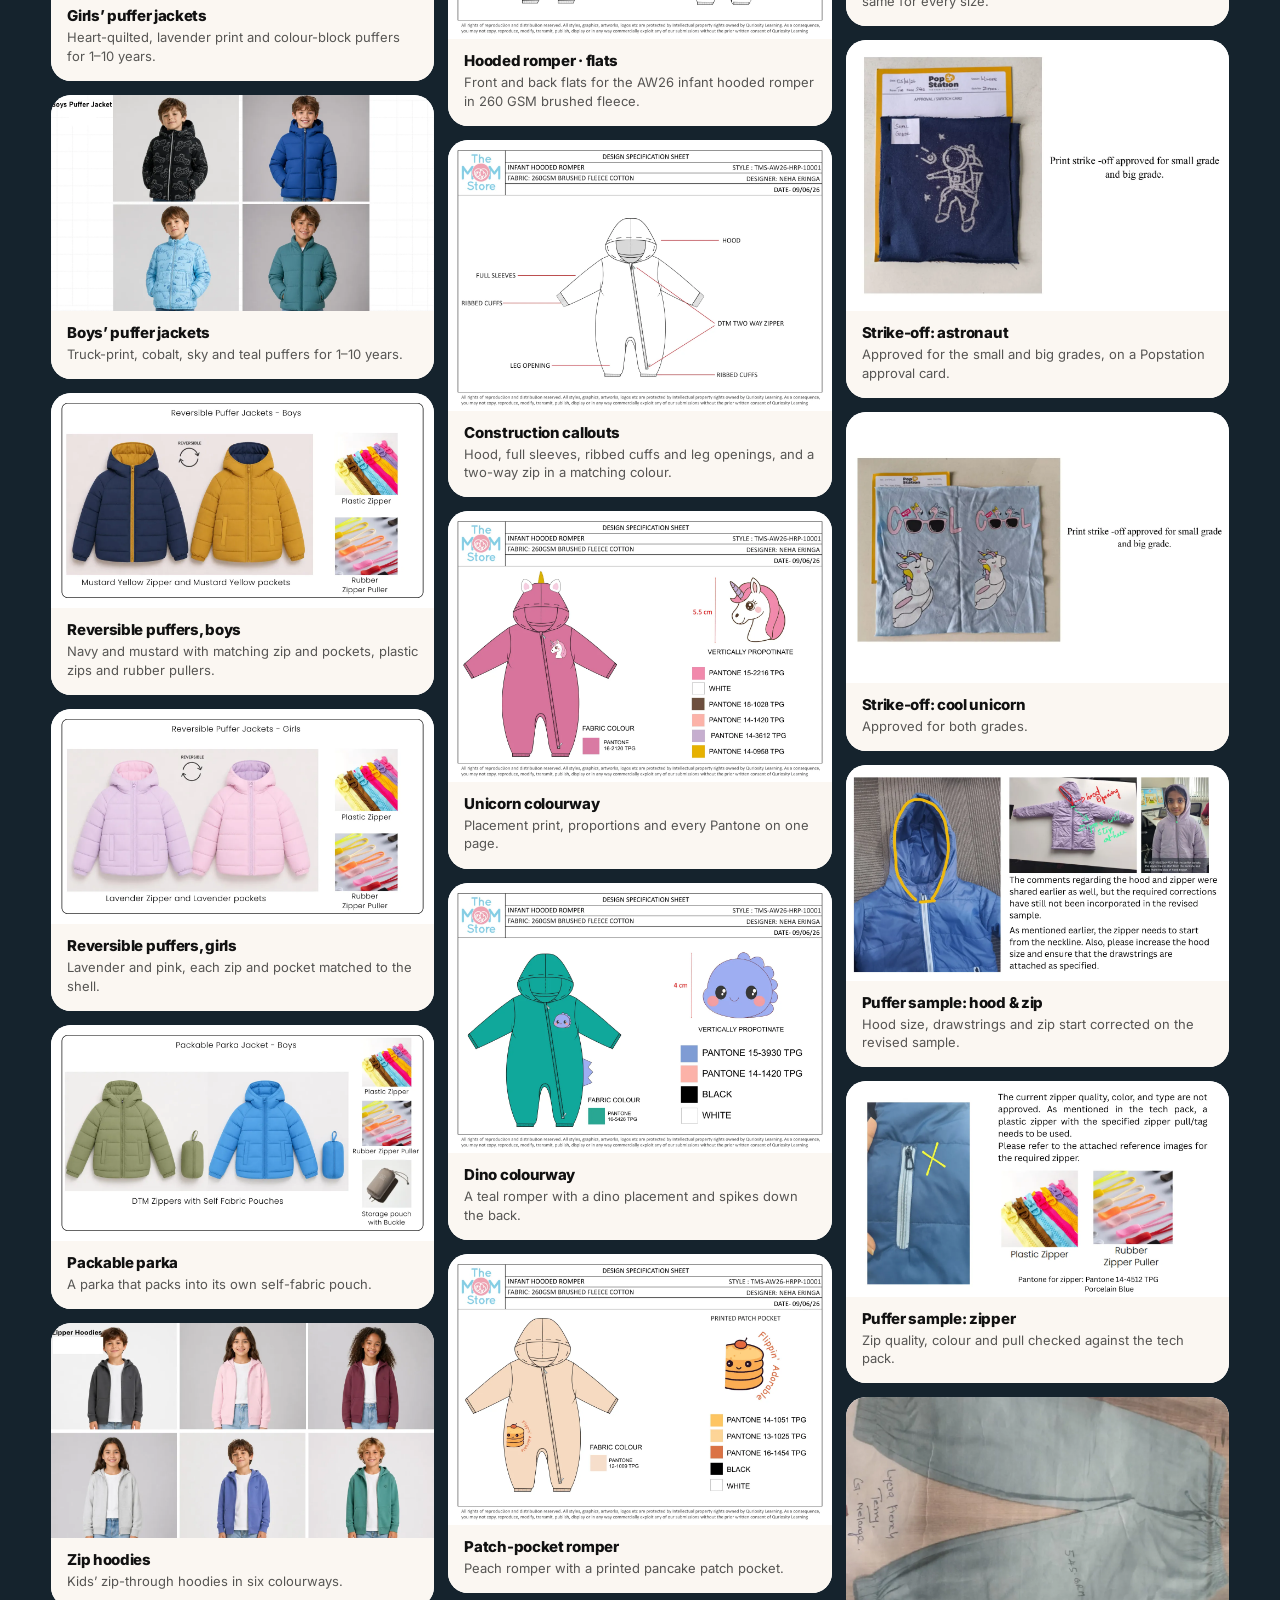
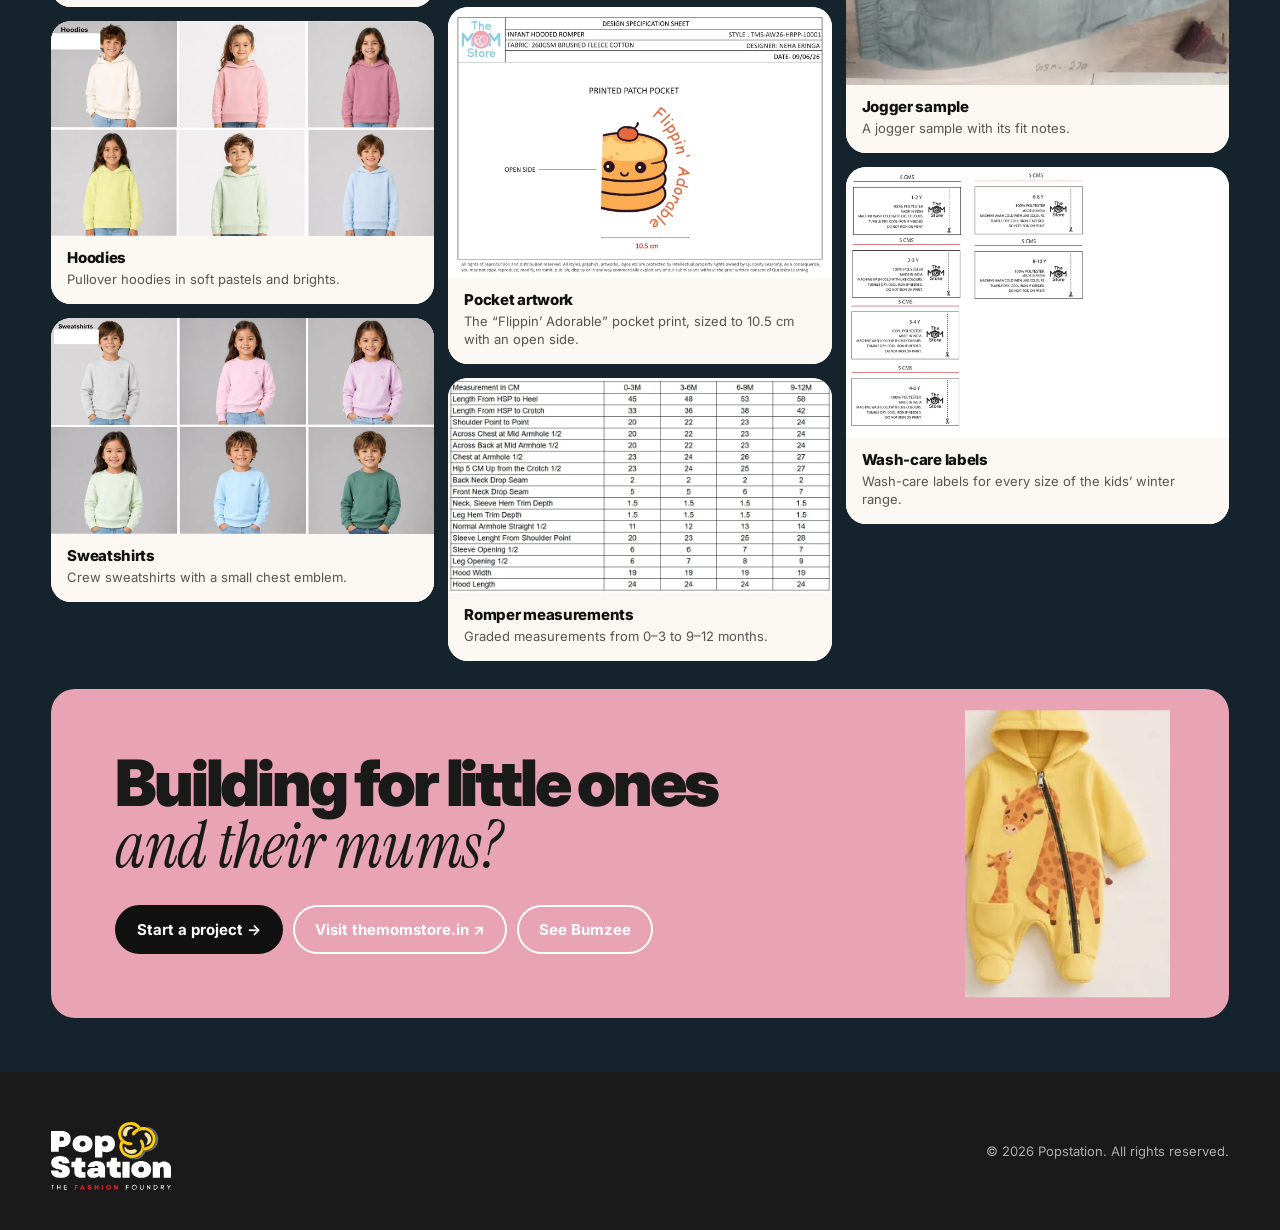
<file: brands/momstore.html>
<!doctype html>
<html lang="en">
<head>
  <meta charset="utf-8">
  <meta name="viewport" content="width=device-width, initial-scale=1">
  <title>The Mom Store × Popstation — Infant, kids and maternity wear</title>
  <meta name="description" content="How Popstation designs and produces The Mom Store's infant, kids and maternity ranges: range boards, tech packs, strike-offs, QC and production.">
  <link rel="icon" href="../assets/popstation-logo.svg" type="image/svg+xml">
  <link rel="preconnect" href="https://fonts.googleapis.com">
  <link rel="preconnect" href="https://fonts.gstatic.com" crossorigin>
  <link href="https://fonts.googleapis.com/css2?family=Instrument+Serif:ital@1&family=Inter:wght@400;500;600;700;800;900&display=swap" rel="stylesheet">
  <link rel="stylesheet" href="../css/style.css?v=202610091326">
  <link rel="stylesheet" href="../css/chat.css?v=202610091326">
  <link rel="stylesheet" href="../css/cta.css?v=202610091326">
  <link rel="stylesheet" href="../css/case.css?v=202610091326">
</head>
<body class="case case--momstore">
  <header class="nav">
    <a class="nav__logo" href="../index.html" aria-label="Popstation home">
      <img src="../assets/popstation-logo.svg" alt="Popstation — The Fashion Foundry" width="776" height="507">
    </a>
    <nav class="nav__links" aria-label="Back">
      <a href="../index.html#brandfolio">← Brandfolio</a>
    </nav>
  </header>

    <main>
    <!-- ============ HERO BOARD ============ -->
    <section class="board board--hero" aria-label="The Mom Store at a glance">
      <article class="ctile t-title reveal">
        <p class="t-kicker">Case study · Infant, kids &amp; maternity</p>
        <h1>Soft things,<br><em>made right.</em></h1>
        <p class="t-lede">The Mom Store makes clothes for mothers, babies and kids. Popstation designs their seasonal ranges, tech-packs every style, checks every strike-off and sample, and sees it through production.</p>
      </article>
      <article class="ctile t-photo reveal" style="--d:1">
        <img src="../assets/img/momstore/look-cord-dungarees.webp" alt="The Mom Store maternity corduroy dungarees" style="object-position:50% 15%">
      </article>
      <article class="ctile t-logo reveal" style="--d:2">
        <img class="t-logo__word" src="../assets/img/brands/momstore-logo.webp" alt="The Mom Store" width="320" height="298">
        <span class="t-logo__x">×</span>
        <img class="t-logo__pop" src="../assets/popstation-logo.svg" alt="Popstation" width="776" height="507">
      </article>
      <article class="ctile t-palette reveal" style="--d:3" aria-label="The Mom Store colour story">
        <div class="swatch" style="--s:#8EC3E2"><b>#8EC3E2</b><span>Sky</span></div>
        <div class="swatch" style="--s:#E8A4B4"><b>#E8A4B4</b><span>Blush</span></div>
        <div class="swatch" style="--s:#C9B8E8"><b>#C9B8E8</b><span>Lavender</span></div>
        <div class="swatch" style="--s:#B7CDB0"><b>#B7CDB0</b><span>Sage</span></div>
        <div class="swatch" style="--s:#F6C9A8"><b>#F6C9A8</b><span>Peach</span></div>
        <div class="swatch" style="--s:#F6EFE4"><b>#F6EFE4</b><span>Cream</span></div>
      </article>
      <article class="ctile t-star reveal" style="--d:4">
        <img src="../assets/img/momstore/card-romper.webp" alt="The Mom Store giraffe hooded romper">
        <span class="t-cap">Mom-and-baby romper</span>
      </article>
      <article class="ctile t-photo2 reveal" style="--d:5">
        <img src="../assets/img/momstore/card-puffer-girl.webp" alt="The Mom Store heart-quilted puffer jacket" style="object-position:50% 30%">
      </article>
    </section>

    <!-- ============ WHAT WE DID ============ -->
    <section class="board" aria-labelledby="did">
      <h2 class="board__title" id="did">What <em>we did<svg class="swoosh" viewBox="0 0 200 20" preserveAspectRatio="none" aria-hidden="true"><path d="M3 13 C55 4 125 4 197 9" pathLength="1"/><path d="M22 18 C82 11 142 11 188 15" pathLength="1"/></svg></em></h2>
      <article class="ctile svc reveal" style="--c:#8EC3E2">
        <svg viewBox="0 0 24 24" aria-hidden="true"><path d="M4 20l4-1 11-11-3-3L5 16z"/><path d="M14 6l3 3"/></svg>
        <h3>Range design</h3><p>Seasonal boards for infant rompers, kids&rsquo; puffers, hoodies, sweatshirts and trackpants, with colourways for every style.</p>
      </article>
      <article class="ctile svc reveal" style="--c:#E8A4B4;--d:1">
        <svg viewBox="0 0 24 24" aria-hidden="true"><rect x="5" y="3" width="14" height="18" rx="2"/><path d="M9 8h6M9 12h6M9 16h4"/></svg>
        <h3>Tech packs &amp; specs</h3><p>Flats, construction callouts, print placement, Pantones and graded measurements, from 0 months to 10 years and maternity S&ndash;3XL.</p>
      </article>
      <article class="ctile svc reveal" style="--c:#F6C9A8;--d:2">
        <svg viewBox="0 0 24 24" aria-hidden="true"><circle cx="11" cy="11" r="6"/><path d="M20 20l-4.5-4.5"/><path d="M8.5 11l2 2 3.5-4"/></svg>
        <h3>Strike-offs &amp; QC</h3><p>Every print strike-off and sample checked against the last production, with clear notes and sizes back to the factory.</p>
      </article>
      <article class="ctile svc reveal" style="--c:#B7CDB0;--d:3">
        <svg viewBox="0 0 24 24" aria-hidden="true"><path d="M3 21V9l6 4V9l6 4V5h6v16z"/></svg>
        <h3>Sourcing &amp; production</h3><p>Fabrics, zips, pullers and labels sourced, then sampling and bulk production run season after season.</p>
      </article>
    </section>

    <!-- ============ ON THE MODEL ============ -->
    <section class="board" aria-labelledby="look">
      <h2 class="board__title" id="look">On the <em>model<svg class="swoosh" viewBox="0 0 200 20" preserveAspectRatio="none" aria-hidden="true"><path d="M3 13 C55 4 125 4 197 9" pathLength="1"/><path d="M22 18 C82 11 142 11 188 15" pathLength="1"/></svg></em></h2>
      <div class="look">
        <figure class="look__item reveal"><img src="../assets/img/momstore/look-cord-dungarees.webp" alt="Maternity corduroy dungarees with a speckled turtleneck tee" loading="lazy"><figcaption>Cord dungarees</figcaption></figure>
        <figure class="look__item reveal" style="--d:1"><img src="../assets/img/momstore/look-maternity-pants.webp" alt="High-waist maternity lounge pants in maroon" loading="lazy"><figcaption>Over-bump lounge pants</figcaption></figure>
        <figure class="look__item reveal" style="--d:2"><img src="../assets/img/momstore/look-maternity-denim.webp" alt="Maternity denim with a ribbed tank and an embroidered denim jacket" loading="lazy"><figcaption>Maternity denim</figcaption></figure>
        <figure class="look__item reveal" style="--d:3"><img src="../assets/img/momstore/card-puffer-girl.webp" alt="Girls' heart-quilted puffer jacket" loading="lazy"><figcaption>Heart-quilted puffer</figcaption></figure>
        <figure class="look__item reveal" style="--d:4"><img src="../assets/img/momstore/card-puffer-boy.webp" alt="Boys' truck-print puffer jacket" loading="lazy"><figcaption>Truck-print puffer</figcaption></figure>
      </div>
    </section>

    <!-- ============ SKETCH TO SAMPLE ============
         Pages from the AW26 hooded romper tech packs in the project Drive. -->
    <section class="board" aria-labelledby="sketches">
      <h2 class="board__title" id="sketches">From sketch <em>to sample<svg class="swoosh" viewBox="0 0 200 20" preserveAspectRatio="none" aria-hidden="true"><path d="M3 13 C55 4 125 4 197 9" pathLength="1"/><path d="M22 18 C82 11 142 11 188 15" pathLength="1"/></svg></em></h2>
      <p class="board__lede">One style, start to finish: the AW26 infant hooded romper, from flats and callouts to each print colourway and its pocket artwork.</p>
      <div class="sketches" tabindex="0" aria-label="Tech pack pages, scrolls sideways">
        <figure class="sketch reveal" style="--d:0">
          <img src="../assets/img/momstore/techpack-romper-flats.webp" alt="Hooded romper · flats" loading="lazy">
          <figcaption><b>Hooded romper · flats</b><span>Front and back flats for the AW26 infant hooded romper in 260 GSM brushed fleece.</span></figcaption>
        </figure>
        <figure class="sketch reveal" style="--d:1">
          <img src="../assets/img/momstore/techpack-romper-callouts.webp" alt="Construction callouts" loading="lazy">
          <figcaption><b>Construction callouts</b><span>Hood, full sleeves, ribbed cuffs and leg openings, and a two-way zip in a matching colour.</span></figcaption>
        </figure>
        <figure class="sketch reveal" style="--d:2">
          <img src="../assets/img/momstore/techpack-romper-unicorn.webp" alt="Unicorn colourway" loading="lazy">
          <figcaption><b>Unicorn colourway</b><span>Placement print, proportions and every Pantone on one page.</span></figcaption>
        </figure>
        <figure class="sketch reveal" style="--d:3">
          <img src="../assets/img/momstore/techpack-romper-dino.webp" alt="Dino colourway" loading="lazy">
          <figcaption><b>Dino colourway</b><span>A teal romper with a dino placement and spikes down the back.</span></figcaption>
        </figure>
        <figure class="sketch reveal" style="--d:4">
          <img src="../assets/img/momstore/techpack-romper-pancake.webp" alt="Patch-pocket romper" loading="lazy">
          <figcaption><b>Patch-pocket romper</b><span>Peach romper with a printed pancake patch pocket.</span></figcaption>
        </figure>
        <figure class="sketch reveal" style="--d:5">
          <img src="../assets/img/momstore/techpack-pocket-artwork.webp" alt="Pocket artwork" loading="lazy">
          <figcaption><b>Pocket artwork</b><span>The &ldquo;Flippin&rsquo; Adorable&rdquo; pocket print, sized to 10.5 cm with an open side.</span></figcaption>
        </figure>
      </div>
    </section>

    <!-- ============ HOW IT COMES TOGETHER ============ -->
    <section class="board" aria-labelledby="flow">
      <h2 class="board__title" id="flow">From range board <em>to rail<svg class="swoosh" viewBox="0 0 200 20" preserveAspectRatio="none" aria-hidden="true"><path d="M3 13 C55 4 125 4 197 9" pathLength="1"/><path d="M22 18 C82 11 142 11 188 15" pathLength="1"/></svg></em></h2>
      <div class="flow">
        <article class="ctile reveal"><b>01</b><h3>Range</h3><p>A board for the season: categories, styles and colourways for infants and kids.</p></article>
        <article class="ctile reveal" style="--d:1"><b>02</b><h3>Tech pack</h3><p>Each style drawn as flats, with callouts, prints, Pantones and graded specs.</p></article>
        <article class="ctile reveal" style="--d:2"><b>03</b><h3>Strike-off &amp; sample</h3><p>Prints and samples checked against the tech pack and the last production, and sent back until they match.</p></article>
        <article class="ctile reveal" style="--d:3"><b>04</b><h3>Production</h3><p>Trims, labels and bulk, size by size, ready for the shelf.</p></article>
      </div>
    </section>

    <!-- ============ NUMBERS ============
         Drawn from the project Drive: season folders from 2023, size charts and ranges. -->
    <section class="board board--nums" aria-label="The Mom Store in numbers">
      <article class="ctile num reveal" style="--c:#8EC3E2"><b>2023</b><span>working together since</span></article>
      <article class="ctile num reveal" style="--c:#E8A4B4;--d:1"><b>0&ndash;10<small>yrs</small></b><span>size range, newborn to ten, plus maternity</span></article>
      <article class="ctile num reveal" style="--c:#F6C9A8;--d:2"><b><span data-count="6">0</span></b><span>categories: rompers, puffers, hoodies, sweatshirts, bottoms and maternity</span></article>
      <article class="ctile num reveal" style="--c:#B7CDB0;--d:3"><b>AW26</b><span>the latest range, in development now</span></article>
    </section>

    <!-- ============ THE WORK ============ -->
    <section class="board board--work" aria-labelledby="work">
      <div class="work__head">
        <h2 class="board__title" id="work">The <em>work<svg class="swoosh" viewBox="0 0 200 20" preserveAspectRatio="none" aria-hidden="true"><path d="M3 13 C55 4 125 4 197 9" pathLength="1"/><path d="M22 18 C82 11 142 11 188 15" pathLength="1"/></svg></em></h2>
        <div class="filters" role="tablist" aria-label="Filter the work">
          <button role="tab" aria-selected="true" data-f="all">All</button>
          <button role="tab" aria-selected="false" data-f="product">On the model</button>
          <button role="tab" aria-selected="false" data-f="range">Range boards</button>
          <button role="tab" aria-selected="false" data-f="techpack">Tech packs &amp; specs</button>
          <button role="tab" aria-selected="false" data-f="qc">Strike-offs &amp; QC</button>
          <button role="tab" aria-selected="false" data-f="labels">Labels</button>
        </div>
      </div>
      <div class="gallery">
        <figure class="g-item" data-cat="product" tabindex="0" role="button" aria-label="Open Cord dungarees">
          <img src="../assets/img/momstore/look-cord-dungarees.webp" alt="Cord dungarees" loading="lazy">
          <figcaption><b>Cord dungarees</b><span>Corduroy maternity dungarees with adjustable straps, over a speckled turtleneck tee.</span></figcaption>
        </figure>
        <figure class="g-item" data-cat="product" tabindex="0" role="button" aria-label="Open Over-bump lounge pants">
          <img src="../assets/img/momstore/look-maternity-pants.webp" alt="Over-bump lounge pants" loading="lazy">
          <figcaption><b>Over-bump lounge pants</b><span>High-waist maternity pants with a soft over-the-bump panel and side pockets.</span></figcaption>
        </figure>
        <figure class="g-item" data-cat="product" tabindex="0" role="button" aria-label="Open Maternity denim">
          <img src="../assets/img/momstore/look-maternity-denim.webp" alt="Maternity denim" loading="lazy">
          <figcaption><b>Maternity denim</b><span>Straight-leg maternity jeans with a stretch belly band.</span></figcaption>
        </figure>
        <figure class="g-item" data-cat="range" tabindex="0" role="button" aria-label="Open Girls&rsquo; puffer jackets">
          <img src="../assets/img/momstore/range-puffer-girls.webp" alt="Girls&rsquo; puffer jackets" loading="lazy">
          <figcaption><b>Girls&rsquo; puffer jackets</b><span>Heart-quilted, lavender print and colour-block puffers for 1&ndash;10 years.</span></figcaption>
        </figure>
        <figure class="g-item" data-cat="range" tabindex="0" role="button" aria-label="Open Boys&rsquo; puffer jackets">
          <img src="../assets/img/momstore/range-puffer-boys.webp" alt="Boys&rsquo; puffer jackets" loading="lazy">
          <figcaption><b>Boys&rsquo; puffer jackets</b><span>Truck-print, cobalt, sky and teal puffers for 1&ndash;10 years.</span></figcaption>
        </figure>
        <figure class="g-item" data-cat="range" tabindex="0" role="button" aria-label="Open Reversible puffers, boys">
          <img src="../assets/img/momstore/range-reversible-boys.webp" alt="Reversible puffers, boys" loading="lazy">
          <figcaption><b>Reversible puffers, boys</b><span>Navy and mustard with matching zip and pockets, plastic zips and rubber pullers.</span></figcaption>
        </figure>
        <figure class="g-item" data-cat="range" tabindex="0" role="button" aria-label="Open Reversible puffers, girls">
          <img src="../assets/img/momstore/range-reversible-girls.webp" alt="Reversible puffers, girls" loading="lazy">
          <figcaption><b>Reversible puffers, girls</b><span>Lavender and pink, each zip and pocket matched to the shell.</span></figcaption>
        </figure>
        <figure class="g-item" data-cat="range" tabindex="0" role="button" aria-label="Open Packable parka">
          <img src="../assets/img/momstore/range-parka.webp" alt="Packable parka" loading="lazy">
          <figcaption><b>Packable parka</b><span>A parka that packs into its own self-fabric pouch.</span></figcaption>
        </figure>
        <figure class="g-item" data-cat="range" tabindex="0" role="button" aria-label="Open Zip hoodies">
          <img src="../assets/img/momstore/range-zip-hoodies.webp" alt="Zip hoodies" loading="lazy">
          <figcaption><b>Zip hoodies</b><span>Kids&rsquo; zip-through hoodies in six colourways.</span></figcaption>
        </figure>
        <figure class="g-item" data-cat="range" tabindex="0" role="button" aria-label="Open Hoodies">
          <img src="../assets/img/momstore/range-hoodies.webp" alt="Hoodies" loading="lazy">
          <figcaption><b>Hoodies</b><span>Pullover hoodies in soft pastels and brights.</span></figcaption>
        </figure>
        <figure class="g-item" data-cat="range" tabindex="0" role="button" aria-label="Open Sweatshirts">
          <img src="../assets/img/momstore/range-sweatshirts.webp" alt="Sweatshirts" loading="lazy">
          <figcaption><b>Sweatshirts</b><span>Crew sweatshirts with a small chest emblem.</span></figcaption>
        </figure>
        <figure class="g-item" data-cat="range" tabindex="0" role="button" aria-label="Open Girls&rsquo; trackpants">
          <img src="../assets/img/momstore/range-trackpants.webp" alt="Girls&rsquo; trackpants" loading="lazy">
          <figcaption><b>Girls&rsquo; trackpants</b><span>Wide-leg trackpants in blush, peach and sky blue.</span></figcaption>
        </figure>
        <figure class="g-item" data-cat="range" tabindex="0" role="button" aria-label="Open Mom-and-baby rompers">
          <img src="../assets/img/momstore/range-romper-prints.webp" alt="Mom-and-baby rompers" loading="lazy">
          <figcaption><b>Mom-and-baby rompers</b><span>Hooded rompers with mom-and-baby animal prints for 0&ndash;24 months.</span></figcaption>
        </figure>
        <figure class="g-item" data-cat="range" tabindex="0" role="button" aria-label="Open Print-shaped pockets">
          <img src="../assets/img/momstore/range-romper-pockets.webp" alt="Print-shaped pockets" loading="lazy">
          <figcaption><b>Print-shaped pockets</b><span>Rompers with donut, cookie and fruit pockets.</span></figcaption>
        </figure>
        <figure class="g-item" data-cat="range" tabindex="0" role="button" aria-label="Open Patchwork rompers">
          <img src="../assets/img/momstore/range-romper-patchwork.webp" alt="Patchwork rompers" loading="lazy">
          <figcaption><b>Patchwork rompers</b><span>Cloud, rainbow and star patchwork prints.</span></figcaption>
        </figure>
        <figure class="g-item" data-cat="range" tabindex="0" role="button" aria-label="Open Pointelle casual set">
          <img src="../assets/img/momstore/range-pointelle-set.webp" alt="Pointelle casual set" loading="lazy">
          <figcaption><b>Pointelle casual set</b><span>A unisex pointelle-knit top and bottom for infants.</span></figcaption>
        </figure>
        <figure class="g-item" data-cat="range" tabindex="0" role="button" aria-label="Open Pointelle romper">
          <img src="../assets/img/momstore/range-pointelle-romper.webp" alt="Pointelle romper" loading="lazy">
          <figcaption><b>Pointelle romper</b><span>Button-front pointelle romper in earthy neutrals.</span></figcaption>
        </figure>
        <figure class="g-item" data-cat="techpack" tabindex="0" role="button" aria-label="Open Hooded romper · flats">
          <img src="../assets/img/momstore/techpack-romper-flats.webp" alt="Hooded romper · flats" loading="lazy">
          <figcaption><b>Hooded romper · flats</b><span>Front and back flats for the AW26 infant hooded romper in 260 GSM brushed fleece.</span></figcaption>
        </figure>
        <figure class="g-item" data-cat="techpack" tabindex="0" role="button" aria-label="Open Construction callouts">
          <img src="../assets/img/momstore/techpack-romper-callouts.webp" alt="Construction callouts" loading="lazy">
          <figcaption><b>Construction callouts</b><span>Hood, full sleeves, ribbed cuffs and leg openings, and a two-way zip in a matching colour.</span></figcaption>
        </figure>
        <figure class="g-item" data-cat="techpack" tabindex="0" role="button" aria-label="Open Unicorn colourway">
          <img src="../assets/img/momstore/techpack-romper-unicorn.webp" alt="Unicorn colourway" loading="lazy">
          <figcaption><b>Unicorn colourway</b><span>Placement print, proportions and every Pantone on one page.</span></figcaption>
        </figure>
        <figure class="g-item" data-cat="techpack" tabindex="0" role="button" aria-label="Open Dino colourway">
          <img src="../assets/img/momstore/techpack-romper-dino.webp" alt="Dino colourway" loading="lazy">
          <figcaption><b>Dino colourway</b><span>A teal romper with a dino placement and spikes down the back.</span></figcaption>
        </figure>
        <figure class="g-item" data-cat="techpack" tabindex="0" role="button" aria-label="Open Patch-pocket romper">
          <img src="../assets/img/momstore/techpack-romper-pancake.webp" alt="Patch-pocket romper" loading="lazy">
          <figcaption><b>Patch-pocket romper</b><span>Peach romper with a printed pancake patch pocket.</span></figcaption>
        </figure>
        <figure class="g-item" data-cat="techpack" tabindex="0" role="button" aria-label="Open Pocket artwork">
          <img src="../assets/img/momstore/techpack-pocket-artwork.webp" alt="Pocket artwork" loading="lazy">
          <figcaption><b>Pocket artwork</b><span>The &ldquo;Flippin&rsquo; Adorable&rdquo; pocket print, sized to 10.5 cm with an open side.</span></figcaption>
        </figure>
        <figure class="g-item" data-cat="techpack" tabindex="0" role="button" aria-label="Open Romper measurements">
          <img src="../assets/img/momstore/spec-romper.webp" alt="Romper measurements" loading="lazy">
          <figcaption><b>Romper measurements</b><span>Graded measurements from 0&ndash;3 to 9&ndash;12 months.</span></figcaption>
        </figure>
        <figure class="g-item" data-cat="techpack" tabindex="0" role="button" aria-label="Open Maternity tee spec">
          <img src="../assets/img/momstore/spec-maternity-tee.webp" alt="Maternity tee spec" loading="lazy">
          <figcaption><b>Maternity tee spec</b><span>A maternity tee set, measured S to 3XL, marked up on the cutting table.</span></figcaption>
        </figure>
        <figure class="g-item" data-cat="techpack" tabindex="0" role="button" aria-label="Open Tee pattern notes">
          <img src="../assets/img/momstore/spec-tee.webp" alt="Tee pattern notes" loading="lazy">
          <figcaption><b>Tee pattern notes</b><span>Pattern and fit notes, by hand, for the sampling room.</span></figcaption>
        </figure>
        <figure class="g-item" data-cat="qc" tabindex="0" role="button" aria-label="Open Strike-off: unicorn">
          <img src="../assets/img/momstore/strikeoff-unicorn-believe.webp" alt="Strike-off: unicorn" loading="lazy">
          <figcaption><b>Strike-off: unicorn</b><span>Artwork checked against the last production; sent back with exact sizes for each grade.</span></figcaption>
        </figure>
        <figure class="g-item" data-cat="qc" tabindex="0" role="button" aria-label="Open Strike-off: ROAR">
          <img src="../assets/img/momstore/strikeoff-roar.webp" alt="Strike-off: ROAR" loading="lazy">
          <figcaption><b>Strike-off: ROAR</b><span>Small grade approved; big grade sent back at 13 cm.</span></figcaption>
        </figure>
        <figure class="g-item" data-cat="qc" tabindex="0" role="button" aria-label="Open Strike-off: Zip Zip Boom">
          <img src="../assets/img/momstore/strikeoff-zip-zip-boom.webp" alt="Strike-off: Zip Zip Boom" loading="lazy">
          <figcaption><b>Strike-off: Zip Zip Boom</b><span>Artwork stretched across grades; reset to 10 cm, the same for every size.</span></figcaption>
        </figure>
        <figure class="g-item" data-cat="qc" tabindex="0" role="button" aria-label="Open Strike-off: astronaut">
          <img src="../assets/img/momstore/strikeoff-astronaut.webp" alt="Strike-off: astronaut" loading="lazy">
          <figcaption><b>Strike-off: astronaut</b><span>Approved for the small and big grades, on a Popstation approval card.</span></figcaption>
        </figure>
        <figure class="g-item" data-cat="qc" tabindex="0" role="button" aria-label="Open Strike-off: cool unicorn">
          <img src="../assets/img/momstore/strikeoff-unicorn-cool.webp" alt="Strike-off: cool unicorn" loading="lazy">
          <figcaption><b>Strike-off: cool unicorn</b><span>Approved for both grades.</span></figcaption>
        </figure>
        <figure class="g-item" data-cat="qc" tabindex="0" role="button" aria-label="Open Puffer sample: hood &amp; zip">
          <img src="../assets/img/momstore/qc-puffer-hood.webp" alt="Puffer sample: hood &amp; zip" loading="lazy">
          <figcaption><b>Puffer sample: hood &amp; zip</b><span>Hood size, drawstrings and zip start corrected on the revised sample.</span></figcaption>
        </figure>
        <figure class="g-item" data-cat="qc" tabindex="0" role="button" aria-label="Open Puffer sample: zipper">
          <img src="../assets/img/momstore/qc-puffer-zipper.webp" alt="Puffer sample: zipper" loading="lazy">
          <figcaption><b>Puffer sample: zipper</b><span>Zip quality, colour and pull checked against the tech pack.</span></figcaption>
        </figure>
        <figure class="g-item" data-cat="qc" tabindex="0" role="button" aria-label="Open Jogger sample">
          <img src="../assets/img/momstore/sample-jogger.webp" alt="Jogger sample" loading="lazy">
          <figcaption><b>Jogger sample</b><span>A jogger sample with its fit notes.</span></figcaption>
        </figure>
        <figure class="g-item" data-cat="labels" tabindex="0" role="button" aria-label="Open Wash-care labels">
          <img src="../assets/img/momstore/label-washcare.webp" alt="Wash-care labels" loading="lazy">
          <figcaption><b>Wash-care labels</b><span>Wash-care labels for every size of the kids&rsquo; winter range.</span></figcaption>
        </figure>
      </div>
    </section>

    <!-- ============ CTA ============ -->
    <section class="board board--cta">
      <article class="ctile cta reveal">
        <img class="cta__pop" src="../assets/img/momstore/card-romper.webp" alt="">
        <h2>Building for little ones<br><em>and their mums?</em></h2>
        <div class="cta__row">
          <a class="btn btn--dark" href="../index.html#contact" data-wwu>Start a project →</a>
          <a class="btn" href="https://themomstore.in" target="_blank" rel="noopener">Visit themomstore.in ↗</a>
          <a class="btn" href="bumzee.html">See Bumzee</a>
        </div>
      </article>
    </section>
  </main>

  <dialog class="lightbox" id="lightbox" aria-label="Enlarged image">
    <button class="lightbox__close" type="button" aria-label="Close">×</button>
    <button class="lightbox__nav lightbox__prev" type="button" aria-label="Previous">←</button>
    <figure><img alt=""><figcaption></figcaption></figure>
    <button class="lightbox__nav lightbox__next" type="button" aria-label="Next">→</button>
  </dialog>

  <footer class="footer">
    <img src="../assets/popstation-logo.svg" alt="Popstation — The Fashion Foundry" width="776" height="507" loading="lazy">
    <p>© <span id="year"></span> Popstation. All rights reserved.</p>
  </footer>

  <script src="../js/case.js?v=202610091326"></script>
  <script src="../js/return.js?v=202610091326"></script>
  <script src="../js/chat.js?v=202610091326"></script>
  <script src="../js/cta.js?v=202610091326"></script>
  <script src="../js/swoosh.js?v=202610091326"></script>
</body>
</html>
</file>
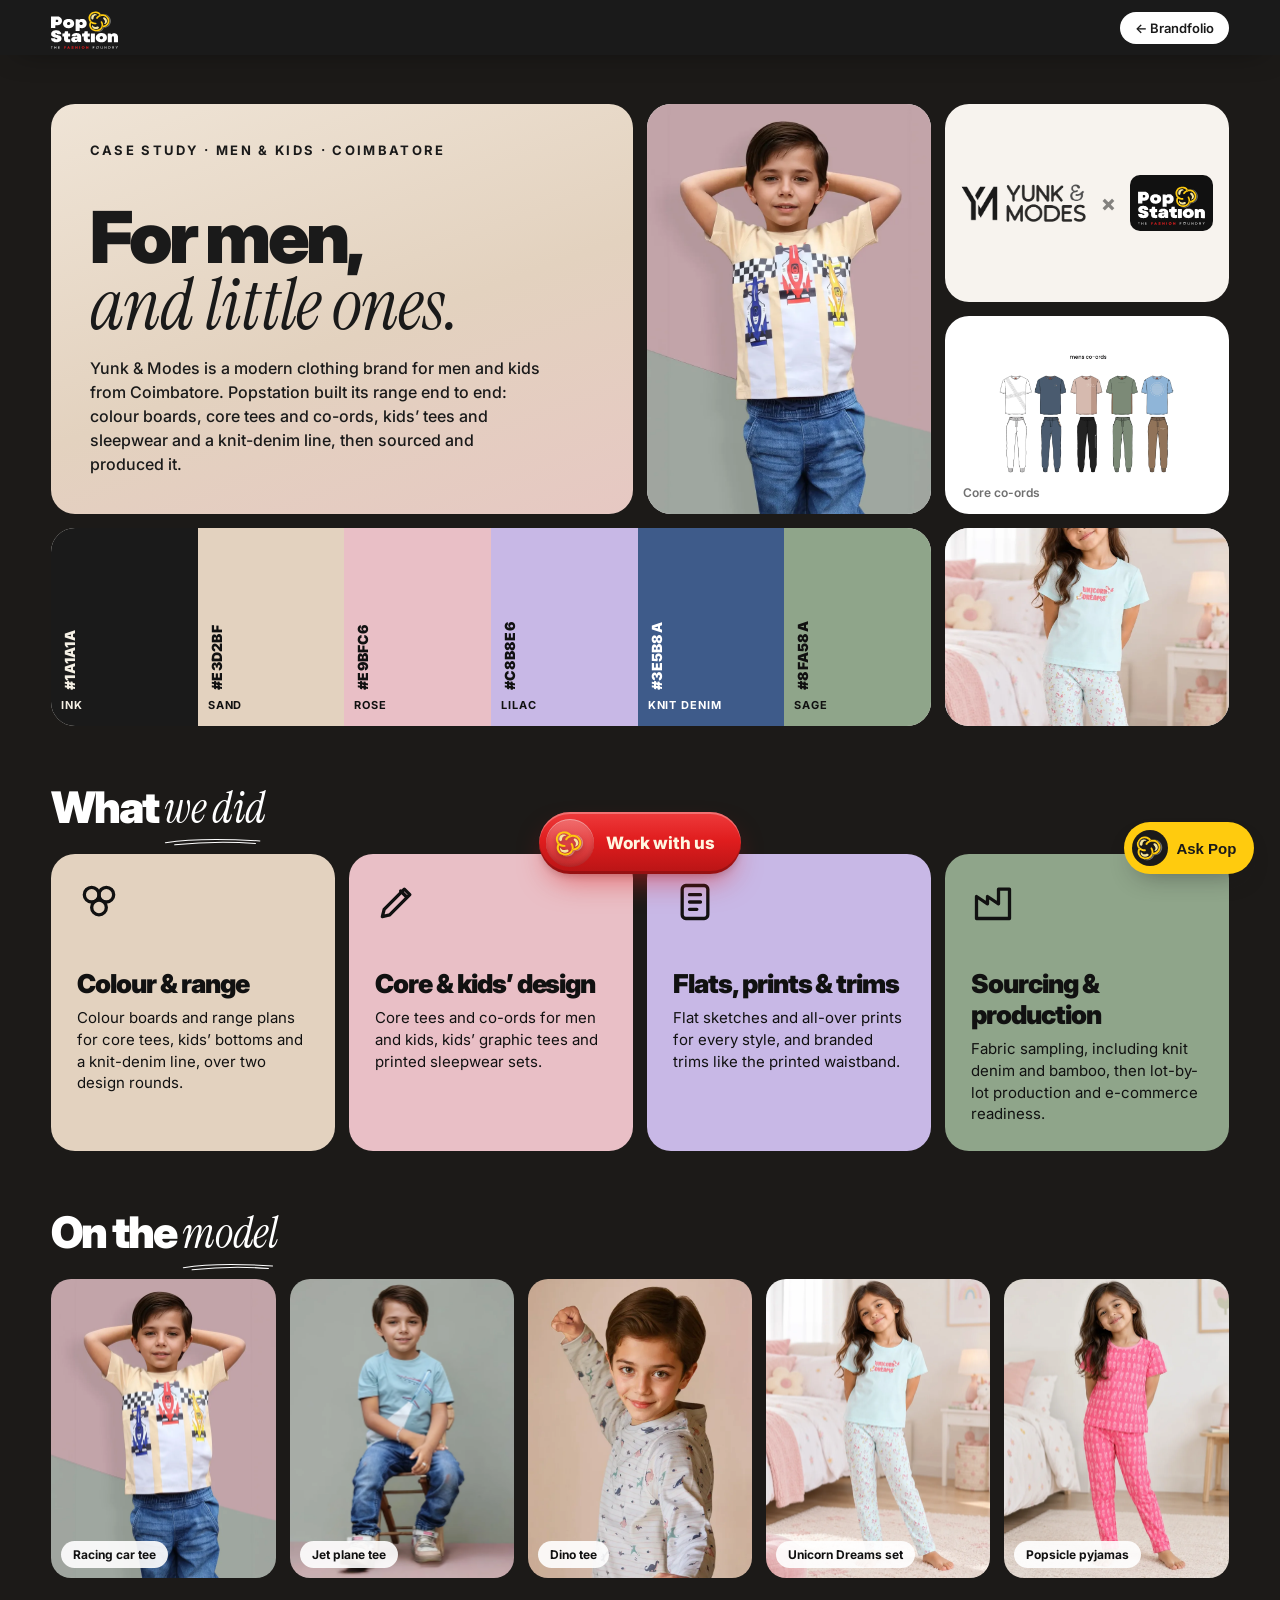
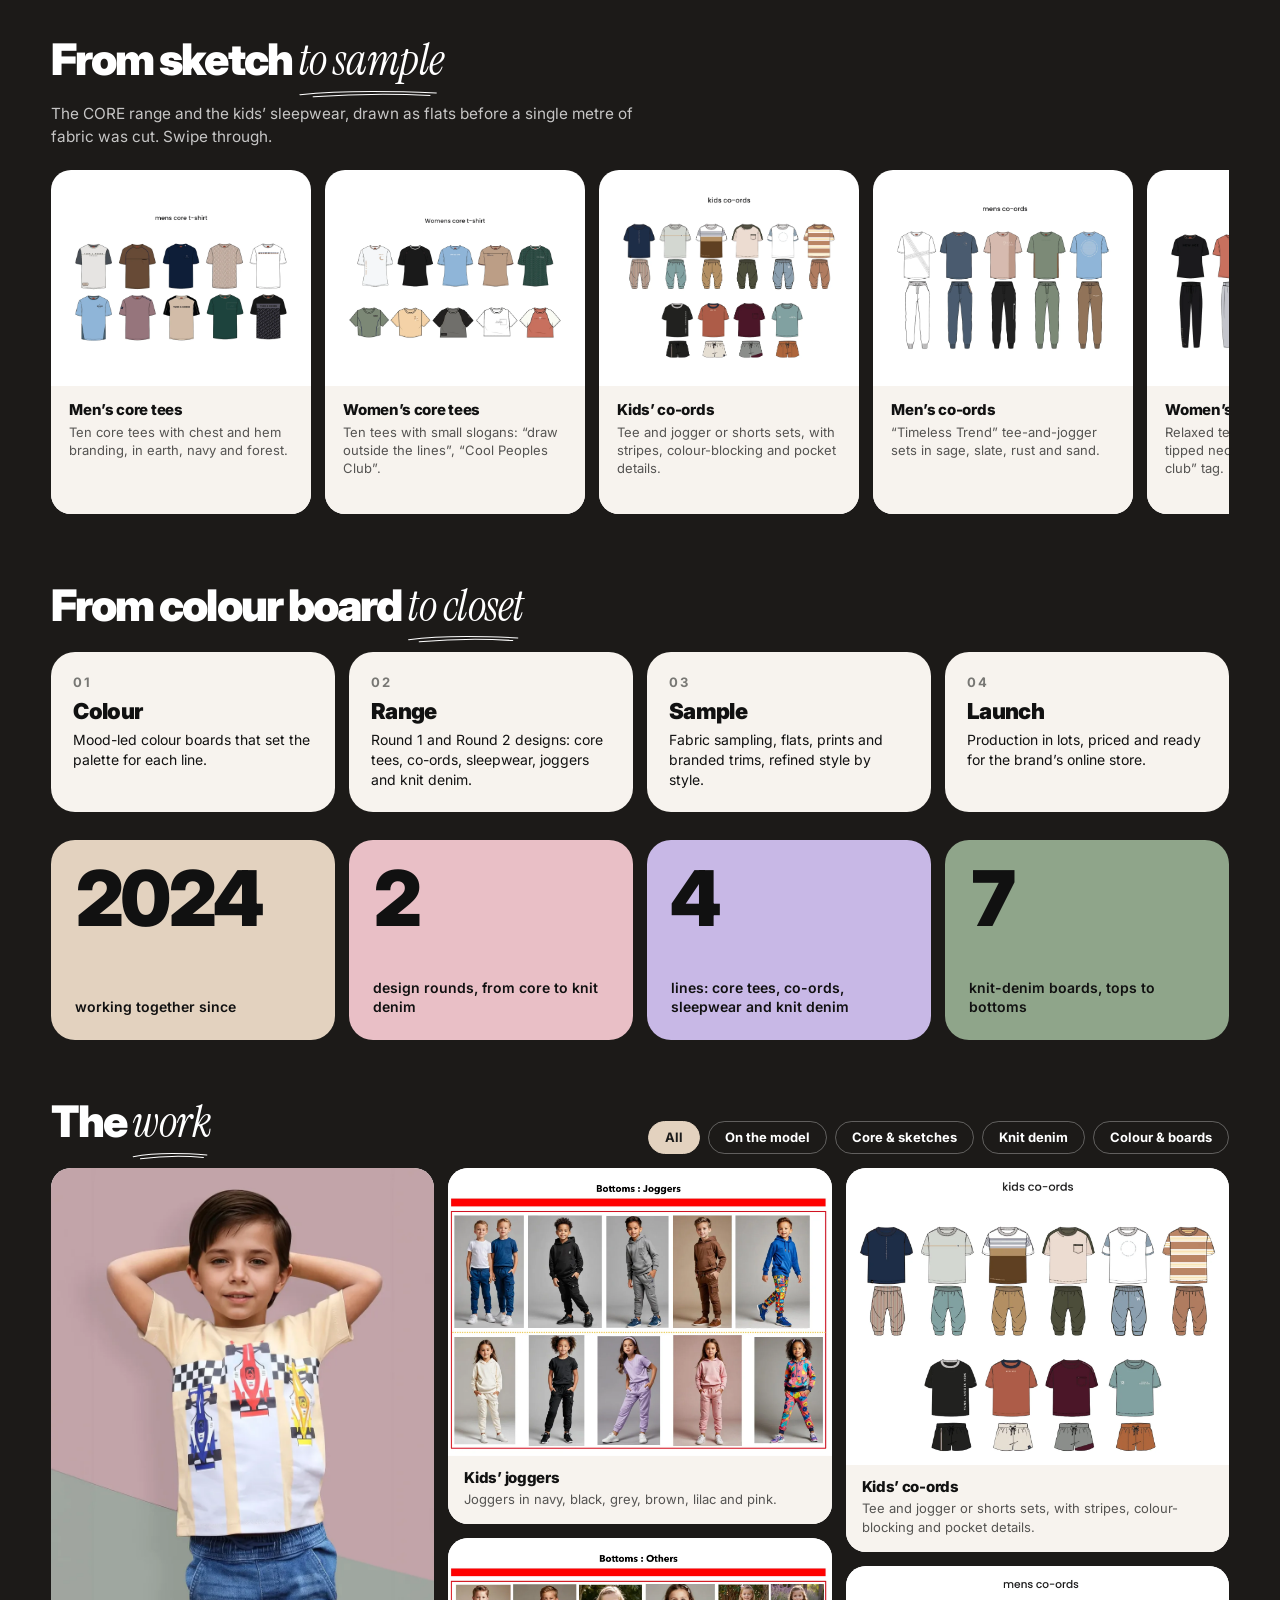
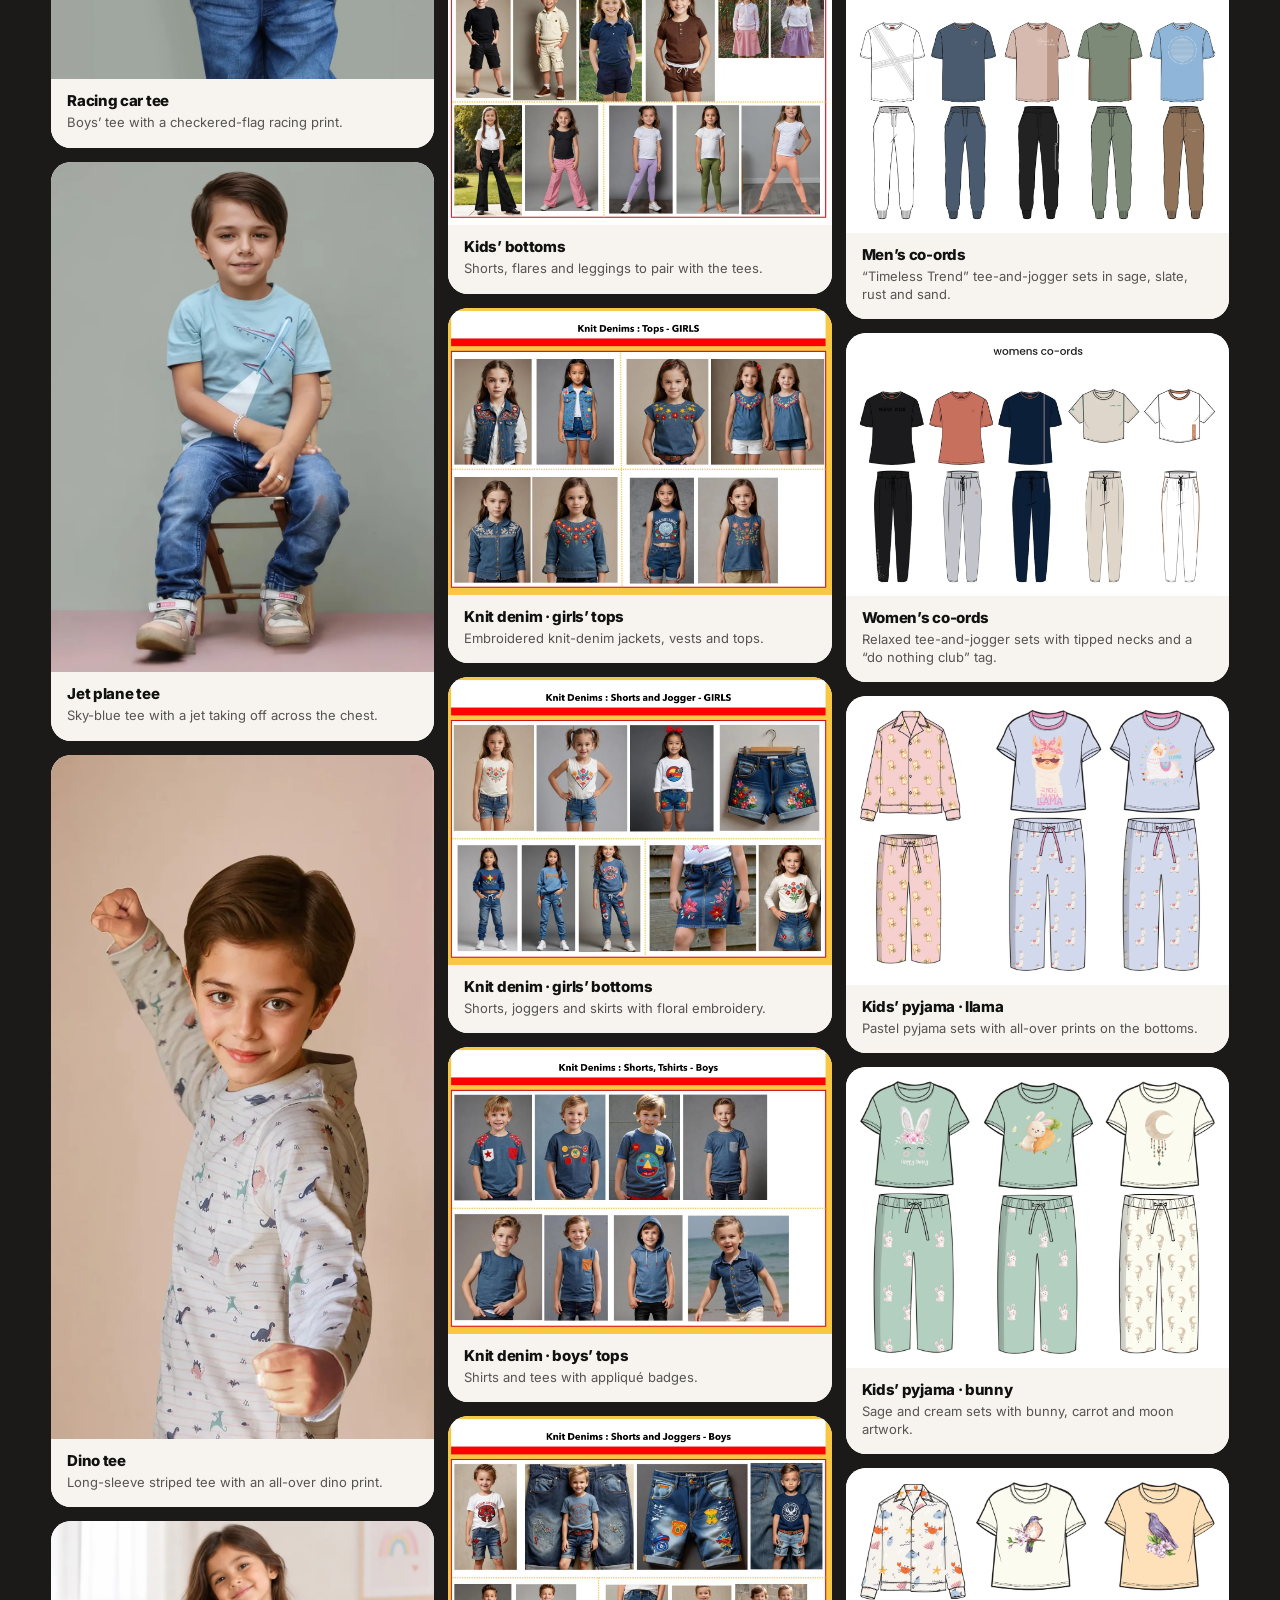
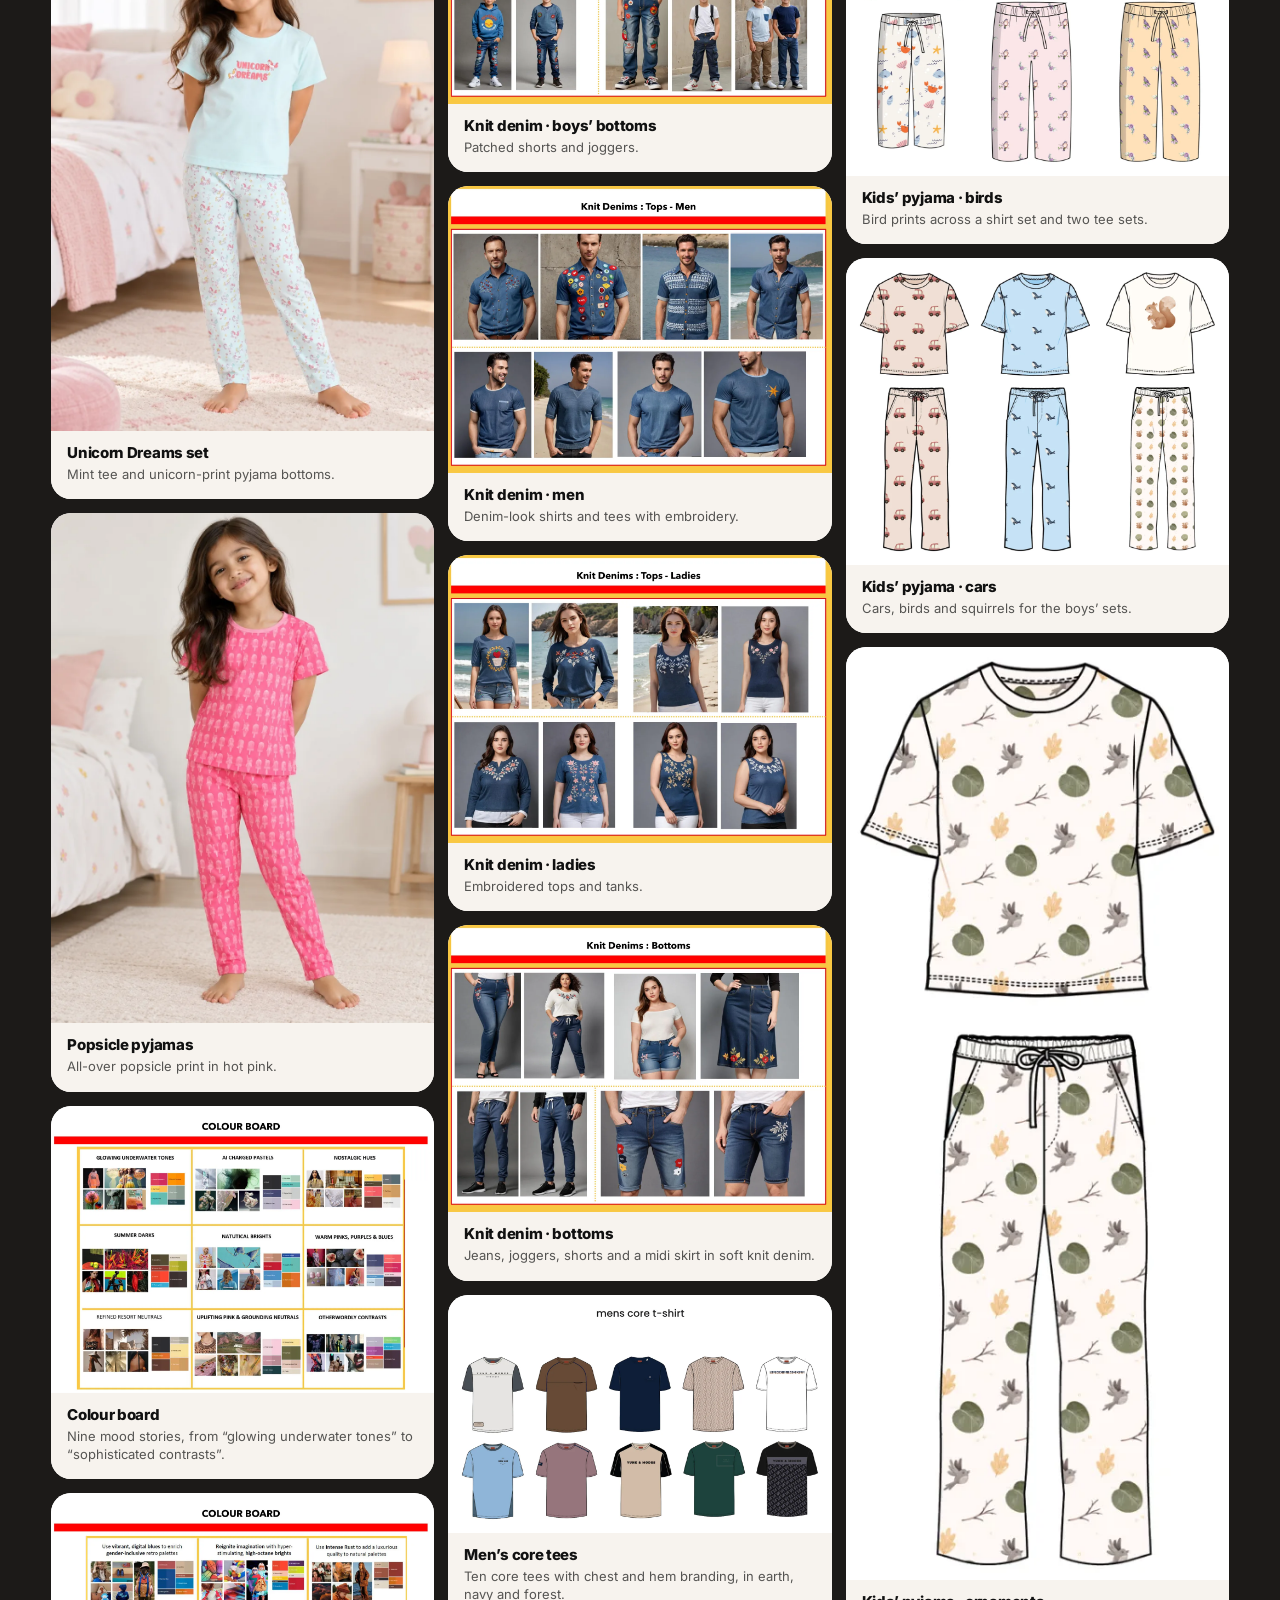
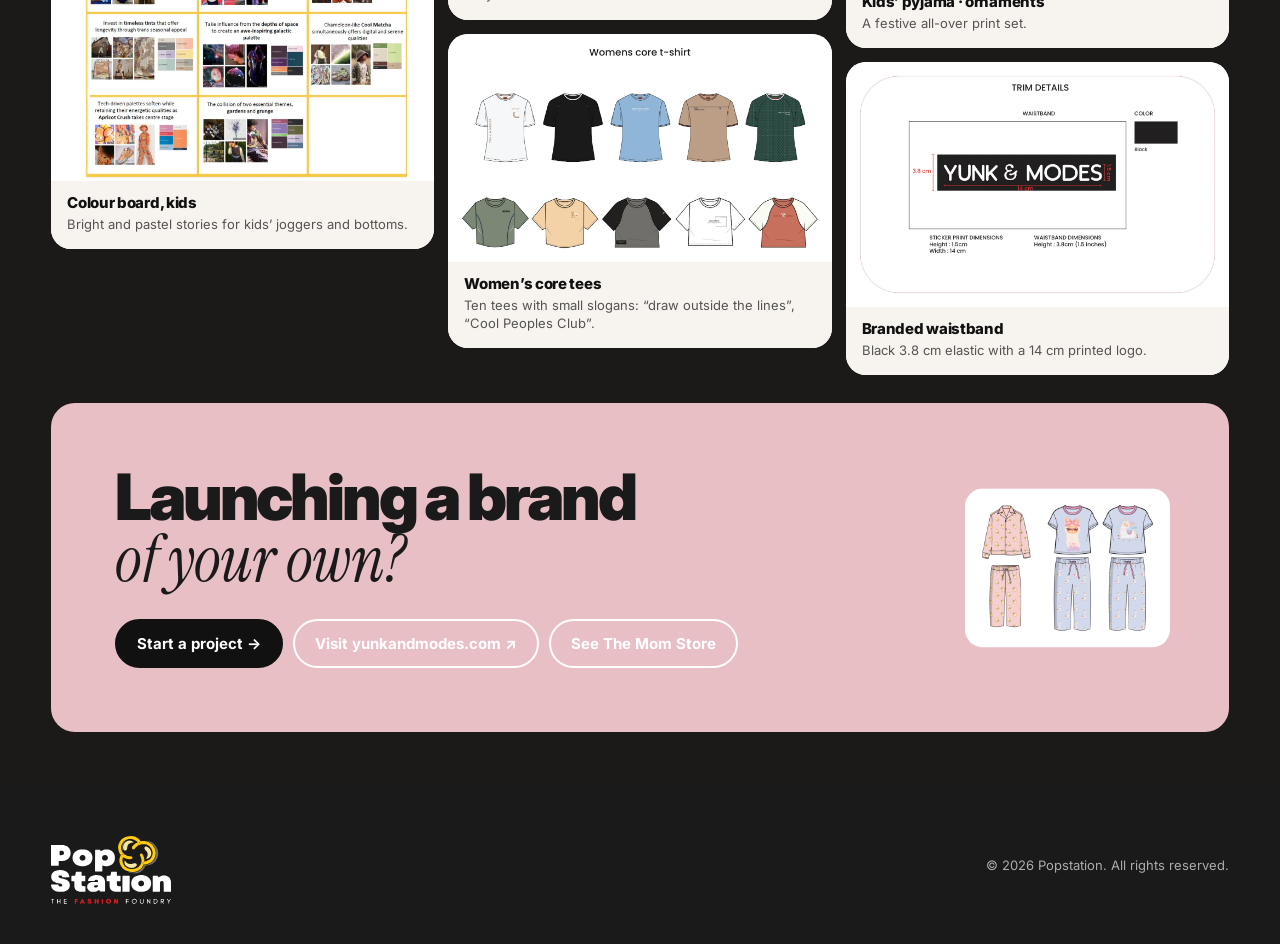
<file: brands/yunkmodes.html>
<!doctype html>
<html lang="en">
<head>
  <meta charset="utf-8">
  <meta name="viewport" content="width=device-width, initial-scale=1">
  <title>Yunk &amp; Modes × Popstation — Men&rsquo;s and kids&rsquo; wear</title>
  <meta name="description" content="How Popstation built Yunk &amp; Modes, a men&rsquo;s and kids&rsquo; clothing brand from Coimbatore: core tees and co-ords, kids&rsquo; sleepwear and a knit-denim range, from colour boards to launch.">
  <link rel="icon" href="../assets/popstation-logo.svg" type="image/svg+xml">
  <link rel="preconnect" href="https://fonts.googleapis.com">
  <link rel="preconnect" href="https://fonts.gstatic.com" crossorigin>
  <link href="https://fonts.googleapis.com/css2?family=Instrument+Serif:ital@1&family=Inter:wght@400;500;600;700;800;900&display=swap" rel="stylesheet">
  <link rel="stylesheet" href="../css/style.css?v=202610091326">
  <link rel="stylesheet" href="../css/chat.css?v=202610091326">
  <link rel="stylesheet" href="../css/cta.css?v=202610091326">
  <link rel="stylesheet" href="../css/case.css?v=202610091326">
</head>
<body class="case case--yunkmodes">
  <header class="nav">
    <a class="nav__logo" href="../index.html" aria-label="Popstation home">
      <img src="../assets/popstation-logo.svg" alt="Popstation — The Fashion Foundry" width="776" height="507">
    </a>
    <nav class="nav__links" aria-label="Back">
      <a href="../index.html#brandfolio">← Brandfolio</a>
    </nav>
  </header>

      <main>
    <!-- ============ HERO BOARD ============ -->
    <section class="board board--hero" aria-label="Yunk &amp; Modes at a glance">
      <article class="ctile t-title reveal">
        <p class="t-kicker">Case study · Men &amp; kids · Coimbatore</p>
        <h1>For men,<br><em>and little ones.</em></h1>
        <p class="t-lede">Yunk &amp; Modes is a modern clothing brand for men and kids from Coimbatore. Popstation built its range end to end: colour boards, core tees and co-ords, kids&rsquo; tees and sleepwear and a knit-denim line, then sourced and produced it.</p>
      </article>
      <article class="ctile t-photo reveal" style="--d:1">
        <img src="../assets/img/yunkmodes/look-racecar-tee.webp" alt="Yunk &amp; Modes boys&rsquo; racing car print tee" style="object-position:50% 20%">
      </article>
      <article class="ctile t-logo reveal" style="--d:2">
        <img class="t-logo__word" src="../assets/img/brands/yunkmodes-logo.webp" alt="Yunk &amp; Modes" width="358" height="115">
        <span class="t-logo__x">×</span>
        <img class="t-logo__pop" src="../assets/popstation-logo.svg" alt="Popstation" width="776" height="507">
      </article>
      <article class="ctile t-palette reveal" style="--d:3" aria-label="Yunk &amp; Modes colour story">
        <div class="swatch" style="--s:#1A1A1A;color:#f4efe4"><b>#1A1A1A</b><span>Ink</span></div>
        <div class="swatch" style="--s:#E3D2BF"><b>#E3D2BF</b><span>Sand</span></div>
        <div class="swatch" style="--s:#E9BFC6"><b>#E9BFC6</b><span>Rose</span></div>
        <div class="swatch" style="--s:#C8B8E6"><b>#C8B8E6</b><span>Lilac</span></div>
        <div class="swatch" style="--s:#3E5B8A;color:#ffffff"><b>#3E5B8A</b><span>Knit denim</span></div>
        <div class="swatch" style="--s:#8FA58A"><b>#8FA58A</b><span>Sage</span></div>
      </article>
      <article class="ctile t-star reveal" style="--d:4">
        <img src="../assets/img/yunkmodes/core-mens-coords.webp" alt="Yunk &amp; Modes men&rsquo;s co-ord flats">
        <span class="t-cap">Core co-ords</span>
      </article>
      <article class="ctile t-photo2 reveal" style="--d:5">
        <img src="../assets/img/yunkmodes/look-unicorn-pj.webp" alt="Yunk &amp; Modes girls&rsquo; Unicorn Dreams pyjama set" style="object-position:50% 25%">
      </article>
    </section>

    <!-- ============ WHAT WE DID ============ -->
    <section class="board" aria-labelledby="did">
      <h2 class="board__title" id="did">What <em>we did<svg class="swoosh" viewBox="0 0 200 20" preserveAspectRatio="none" aria-hidden="true"><path d="M3 13 C55 4 125 4 197 9" pathLength="1"/><path d="M22 18 C82 11 142 11 188 15" pathLength="1"/></svg></em></h2>
      <article class="ctile svc reveal" style="--c:#E3D2BF">
        <svg viewBox="0 0 24 24" aria-hidden="true"><circle cx="8" cy="8" r="4"/><circle cx="16" cy="8" r="4"/><circle cx="12" cy="15" r="4"/></svg>
        <h3>Colour &amp; range</h3><p>Colour boards and range plans for core tees, kids&rsquo; bottoms and a knit-denim line, over two design rounds.</p>
      </article>
      <article class="ctile svc reveal" style="--c:#E9BFC6;--d:1">
        <svg viewBox="0 0 24 24" aria-hidden="true"><path d="M4 20l4-1 11-11-3-3L5 16z"/><path d="M14 6l3 3"/></svg>
        <h3>Core &amp; kids&rsquo; design</h3><p>Core tees and co-ords for men and kids, kids&rsquo; graphic tees and printed sleepwear sets.</p>
      </article>
      <article class="ctile svc reveal" style="--c:#C8B8E6;--d:2">
        <svg viewBox="0 0 24 24" aria-hidden="true"><rect x="5" y="3" width="14" height="18" rx="2"/><path d="M9 8h6M9 12h6M9 16h4"/></svg>
        <h3>Flats, prints &amp; trims</h3><p>Flat sketches and all-over prints for every style, and branded trims like the printed waistband.</p>
      </article>
      <article class="ctile svc reveal" style="--c:#8FA58A;--d:3">
        <svg viewBox="0 0 24 24" aria-hidden="true"><path d="M3 21V9l6 4V9l6 4V5h6v16z"/></svg>
        <h3>Sourcing &amp; production</h3><p>Fabric sampling, including knit denim and bamboo, then lot-by-lot production and e-commerce readiness.</p>
      </article>
    </section>

    <!-- ============ ON THE MODEL ============ -->
    <section class="board" aria-labelledby="look">
      <h2 class="board__title" id="look">On the <em>model<svg class="swoosh" viewBox="0 0 200 20" preserveAspectRatio="none" aria-hidden="true"><path d="M3 13 C55 4 125 4 197 9" pathLength="1"/><path d="M22 18 C82 11 142 11 188 15" pathLength="1"/></svg></em></h2>
      <div class="look">
        <figure class="look__item reveal" style="--d:0"><img src="../assets/img/yunkmodes/look-racecar-tee.webp" alt="Racing car tee" loading="lazy"><figcaption>Racing car tee</figcaption></figure>
        <figure class="look__item reveal" style="--d:1"><img src="../assets/img/yunkmodes/look-plane-tee.webp" alt="Jet plane tee" loading="lazy"><figcaption>Jet plane tee</figcaption></figure>
        <figure class="look__item reveal" style="--d:2"><img src="../assets/img/yunkmodes/look-dino-tee.webp" alt="Dino tee" loading="lazy"><figcaption>Dino tee</figcaption></figure>
        <figure class="look__item reveal" style="--d:3"><img src="../assets/img/yunkmodes/look-unicorn-pj.webp" alt="Unicorn Dreams set" loading="lazy"><figcaption>Unicorn Dreams set</figcaption></figure>
        <figure class="look__item reveal" style="--d:4"><img src="../assets/img/yunkmodes/look-popsicle-pj.webp" alt="Popsicle pyjamas" loading="lazy"><figcaption>Popsicle pyjamas</figcaption></figure>
      </div>
    </section>

    <!-- ============ SKETCH TO SAMPLE ============
         Flats from the CORE range and kids' pyjama designs in the project Drive. -->
    <section class="board" aria-labelledby="sketches">
      <h2 class="board__title" id="sketches">From sketch <em>to sample<svg class="swoosh" viewBox="0 0 200 20" preserveAspectRatio="none" aria-hidden="true"><path d="M3 13 C55 4 125 4 197 9" pathLength="1"/><path d="M22 18 C82 11 142 11 188 15" pathLength="1"/></svg></em></h2>
      <p class="board__lede">The CORE range and the kids&rsquo; sleepwear, drawn as flats before a single metre of fabric was cut. Swipe through.</p>
      <div class="sketches" tabindex="0" aria-label="Flat sketches, scrolls sideways">
        <figure class="sketch reveal" style="--d:0">
          <img src="../assets/img/yunkmodes/core-mens-tees.webp" alt="Men&rsquo;s core tees flats" loading="lazy">
          <figcaption><b>Men&rsquo;s core tees</b><span>Ten core tees with chest and hem branding, in earth, navy and forest.</span></figcaption>
        </figure>
        <figure class="sketch reveal" style="--d:1">
          <img src="../assets/img/yunkmodes/core-womens-tees.webp" alt="Women&rsquo;s core tees flats" loading="lazy">
          <figcaption><b>Women&rsquo;s core tees</b><span>Ten tees with small slogans: &ldquo;draw outside the lines&rdquo;, &ldquo;Cool Peoples Club&rdquo;.</span></figcaption>
        </figure>
        <figure class="sketch reveal" style="--d:2">
          <img src="../assets/img/yunkmodes/core-kids-coords.webp" alt="Kids&rsquo; co-ords flats" loading="lazy">
          <figcaption><b>Kids&rsquo; co-ords</b><span>Tee and jogger or shorts sets, with stripes, colour-blocking and pocket details.</span></figcaption>
        </figure>
        <figure class="sketch reveal" style="--d:3">
          <img src="../assets/img/yunkmodes/core-mens-coords.webp" alt="Men&rsquo;s co-ords flats" loading="lazy">
          <figcaption><b>Men&rsquo;s co-ords</b><span>&ldquo;Timeless Trend&rdquo; tee-and-jogger sets in sage, slate, rust and sand.</span></figcaption>
        </figure>
        <figure class="sketch reveal" style="--d:4">
          <img src="../assets/img/yunkmodes/core-womens-coords.webp" alt="Women&rsquo;s co-ords flats" loading="lazy">
          <figcaption><b>Women&rsquo;s co-ords</b><span>Relaxed tee-and-jogger sets with tipped necks and a &ldquo;do nothing club&rdquo; tag.</span></figcaption>
        </figure>
        <figure class="sketch reveal" style="--d:0">
          <img src="../assets/img/yunkmodes/sketch-pj-llama.webp" alt="Kids&rsquo; pyjama · llama flats" loading="lazy">
          <figcaption><b>Kids&rsquo; pyjama · llama</b><span>Pastel pyjama sets with all-over prints on the bottoms.</span></figcaption>
        </figure>
        <figure class="sketch reveal" style="--d:1">
          <img src="../assets/img/yunkmodes/sketch-pj-bunny.webp" alt="Kids&rsquo; pyjama · bunny flats" loading="lazy">
          <figcaption><b>Kids&rsquo; pyjama · bunny</b><span>Sage and cream sets with bunny, carrot and moon artwork.</span></figcaption>
        </figure>
        <figure class="sketch reveal" style="--d:2">
          <img src="../assets/img/yunkmodes/sketch-pj-bird.webp" alt="Kids&rsquo; pyjama · birds flats" loading="lazy">
          <figcaption><b>Kids&rsquo; pyjama · birds</b><span>Bird prints across a shirt set and two tee sets.</span></figcaption>
        </figure>
        <figure class="sketch reveal" style="--d:3">
          <img src="../assets/img/yunkmodes/sketch-pj-cars.webp" alt="Kids&rsquo; pyjama · cars flats" loading="lazy">
          <figcaption><b>Kids&rsquo; pyjama · cars</b><span>Cars, birds and squirrels for the boys&rsquo; sets.</span></figcaption>
        </figure>
      </div>
    </section>

    <!-- ============ HOW IT COMES TOGETHER ============ -->
    <section class="board" aria-labelledby="flow">
      <h2 class="board__title" id="flow">From colour board <em>to closet<svg class="swoosh" viewBox="0 0 200 20" preserveAspectRatio="none" aria-hidden="true"><path d="M3 13 C55 4 125 4 197 9" pathLength="1"/><path d="M22 18 C82 11 142 11 188 15" pathLength="1"/></svg></em></h2>
      <div class="flow">
        <article class="ctile reveal"><b>01</b><h3>Colour</h3><p>Mood-led colour boards that set the palette for each line.</p></article>
        <article class="ctile reveal" style="--d:1"><b>02</b><h3>Range</h3><p>Round 1 and Round 2 designs: core tees, co-ords, sleepwear, joggers and knit denim.</p></article>
        <article class="ctile reveal" style="--d:2"><b>03</b><h3>Sample</h3><p>Fabric sampling, flats, prints and branded trims, refined style by style.</p></article>
        <article class="ctile reveal" style="--d:3"><b>04</b><h3>Launch</h3><p>Production in lots, priced and ready for the brand&rsquo;s online store.</p></article>
      </div>
    </section>

    <!-- ============ NUMBERS ============
         Drawn from the project Drive: season folders from 2024, design rounds and range boards. -->
    <section class="board board--nums" aria-label="Yunk &amp; Modes in numbers">
      <article class="ctile num reveal" style="--c:#E3D2BF"><b>2024</b><span>working together since</span></article>
      <article class="ctile num reveal" style="--c:#E9BFC6;--d:1"><b><span data-count="2">0</span></b><span>design rounds, from core to knit denim</span></article>
      <article class="ctile num reveal" style="--c:#C8B8E6;--d:2"><b><span data-count="4">0</span></b><span>lines: core tees, co-ords, sleepwear and knit denim</span></article>
      <article class="ctile num reveal" style="--c:#8FA58A;--d:3"><b><span data-count="7">0</span></b><span>knit-denim boards, tops to bottoms</span></article>
    </section>

    <!-- ============ THE WORK ============ -->
    <section class="board board--work" aria-labelledby="work">
      <div class="work__head">
        <h2 class="board__title" id="work">The <em>work<svg class="swoosh" viewBox="0 0 200 20" preserveAspectRatio="none" aria-hidden="true"><path d="M3 13 C55 4 125 4 197 9" pathLength="1"/><path d="M22 18 C82 11 142 11 188 15" pathLength="1"/></svg></em></h2>
        <div class="filters" role="tablist" aria-label="Filter the work">
          <button role="tab" aria-selected="true" data-f="all">All</button>
          <button role="tab" aria-selected="false" data-f="product">On the model</button>
          <button role="tab" aria-selected="false" data-f="core">Core &amp; sketches</button>
          <button role="tab" aria-selected="false" data-f="denim">Knit denim</button>
          <button role="tab" aria-selected="false" data-f="boards">Colour &amp; boards</button>
        </div>
      </div>
      <div class="gallery">
        <figure class="g-item" data-cat="product" tabindex="0" role="button" aria-label="Open Racing car tee">
          <img src="../assets/img/yunkmodes/look-racecar-tee.webp" alt="Racing car tee" loading="lazy">
          <figcaption><b>Racing car tee</b><span>Boys&rsquo; tee with a checkered-flag racing print.</span></figcaption>
        </figure>
        <figure class="g-item" data-cat="product" tabindex="0" role="button" aria-label="Open Jet plane tee">
          <img src="../assets/img/yunkmodes/look-plane-tee.webp" alt="Jet plane tee" loading="lazy">
          <figcaption><b>Jet plane tee</b><span>Sky-blue tee with a jet taking off across the chest.</span></figcaption>
        </figure>
        <figure class="g-item" data-cat="product" tabindex="0" role="button" aria-label="Open Dino tee">
          <img src="../assets/img/yunkmodes/look-dino-tee.webp" alt="Dino tee" loading="lazy">
          <figcaption><b>Dino tee</b><span>Long-sleeve striped tee with an all-over dino print.</span></figcaption>
        </figure>
        <figure class="g-item" data-cat="product" tabindex="0" role="button" aria-label="Open Unicorn Dreams set">
          <img src="../assets/img/yunkmodes/look-unicorn-pj.webp" alt="Unicorn Dreams set" loading="lazy">
          <figcaption><b>Unicorn Dreams set</b><span>Mint tee and unicorn-print pyjama bottoms.</span></figcaption>
        </figure>
        <figure class="g-item" data-cat="product" tabindex="0" role="button" aria-label="Open Popsicle pyjamas">
          <img src="../assets/img/yunkmodes/look-popsicle-pj.webp" alt="Popsicle pyjamas" loading="lazy">
          <figcaption><b>Popsicle pyjamas</b><span>All-over popsicle print in hot pink.</span></figcaption>
        </figure>
        <figure class="g-item" data-cat="boards" tabindex="0" role="button" aria-label="Open Colour board">
          <img src="../assets/img/yunkmodes/board-colour-lounge.webp" alt="Colour board" loading="lazy">
          <figcaption><b>Colour board</b><span>Nine mood stories, from &ldquo;glowing underwater tones&rdquo; to &ldquo;sophisticated contrasts&rdquo;.</span></figcaption>
        </figure>
        <figure class="g-item" data-cat="boards" tabindex="0" role="button" aria-label="Open Colour board, kids">
          <img src="../assets/img/yunkmodes/board-colour-kids.webp" alt="Colour board, kids" loading="lazy">
          <figcaption><b>Colour board, kids</b><span>Bright and pastel stories for kids&rsquo; joggers and bottoms.</span></figcaption>
        </figure>
        <figure class="g-item" data-cat="boards" tabindex="0" role="button" aria-label="Open Kids&rsquo; joggers">
          <img src="../assets/img/yunkmodes/board-joggers.webp" alt="Kids&rsquo; joggers" loading="lazy">
          <figcaption><b>Kids&rsquo; joggers</b><span>Joggers in navy, black, grey, brown, lilac and pink.</span></figcaption>
        </figure>
        <figure class="g-item" data-cat="boards" tabindex="0" role="button" aria-label="Open Kids&rsquo; bottoms">
          <img src="../assets/img/yunkmodes/board-bottoms.webp" alt="Kids&rsquo; bottoms" loading="lazy">
          <figcaption><b>Kids&rsquo; bottoms</b><span>Shorts, flares and leggings to pair with the tees.</span></figcaption>
        </figure>
        <figure class="g-item" data-cat="denim" tabindex="0" role="button" aria-label="Open Knit denim · girls&rsquo; tops">
          <img src="../assets/img/yunkmodes/denim-girls-tops.webp" alt="Knit denim · girls&rsquo; tops" loading="lazy">
          <figcaption><b>Knit denim · girls&rsquo; tops</b><span>Embroidered knit-denim jackets, vests and tops.</span></figcaption>
        </figure>
        <figure class="g-item" data-cat="denim" tabindex="0" role="button" aria-label="Open Knit denim · girls&rsquo; bottoms">
          <img src="../assets/img/yunkmodes/denim-girls-bottoms.webp" alt="Knit denim · girls&rsquo; bottoms" loading="lazy">
          <figcaption><b>Knit denim · girls&rsquo; bottoms</b><span>Shorts, joggers and skirts with floral embroidery.</span></figcaption>
        </figure>
        <figure class="g-item" data-cat="denim" tabindex="0" role="button" aria-label="Open Knit denim · boys&rsquo; tops">
          <img src="../assets/img/yunkmodes/denim-boys-tops.webp" alt="Knit denim · boys&rsquo; tops" loading="lazy">
          <figcaption><b>Knit denim · boys&rsquo; tops</b><span>Shirts and tees with appliqu&eacute; badges.</span></figcaption>
        </figure>
        <figure class="g-item" data-cat="denim" tabindex="0" role="button" aria-label="Open Knit denim · boys&rsquo; bottoms">
          <img src="../assets/img/yunkmodes/denim-boys-bottoms.webp" alt="Knit denim · boys&rsquo; bottoms" loading="lazy">
          <figcaption><b>Knit denim · boys&rsquo; bottoms</b><span>Patched shorts and joggers.</span></figcaption>
        </figure>
        <figure class="g-item" data-cat="denim" tabindex="0" role="button" aria-label="Open Knit denim · men">
          <img src="../assets/img/yunkmodes/denim-men-tops.webp" alt="Knit denim · men" loading="lazy">
          <figcaption><b>Knit denim · men</b><span>Denim-look shirts and tees with embroidery.</span></figcaption>
        </figure>
        <figure class="g-item" data-cat="denim" tabindex="0" role="button" aria-label="Open Knit denim · ladies">
          <img src="../assets/img/yunkmodes/denim-ladies-tops.webp" alt="Knit denim · ladies" loading="lazy">
          <figcaption><b>Knit denim · ladies</b><span>Embroidered tops and tanks.</span></figcaption>
        </figure>
        <figure class="g-item" data-cat="denim" tabindex="0" role="button" aria-label="Open Knit denim · bottoms">
          <img src="../assets/img/yunkmodes/denim-bottoms.webp" alt="Knit denim · bottoms" loading="lazy">
          <figcaption><b>Knit denim · bottoms</b><span>Jeans, joggers, shorts and a midi skirt in soft knit denim.</span></figcaption>
        </figure>
        <figure class="g-item" data-cat="core" tabindex="0" role="button" aria-label="Open Men&rsquo;s core tees">
          <img src="../assets/img/yunkmodes/core-mens-tees.webp" alt="Men&rsquo;s core tees" loading="lazy">
          <figcaption><b>Men&rsquo;s core tees</b><span>Ten core tees with chest and hem branding, in earth, navy and forest.</span></figcaption>
        </figure>
        <figure class="g-item" data-cat="core" tabindex="0" role="button" aria-label="Open Women&rsquo;s core tees">
          <img src="../assets/img/yunkmodes/core-womens-tees.webp" alt="Women&rsquo;s core tees" loading="lazy">
          <figcaption><b>Women&rsquo;s core tees</b><span>Ten tees with small slogans: &ldquo;draw outside the lines&rdquo;, &ldquo;Cool Peoples Club&rdquo;.</span></figcaption>
        </figure>
        <figure class="g-item" data-cat="core" tabindex="0" role="button" aria-label="Open Kids&rsquo; co-ords">
          <img src="../assets/img/yunkmodes/core-kids-coords.webp" alt="Kids&rsquo; co-ords" loading="lazy">
          <figcaption><b>Kids&rsquo; co-ords</b><span>Tee and jogger or shorts sets, with stripes, colour-blocking and pocket details.</span></figcaption>
        </figure>
        <figure class="g-item" data-cat="core" tabindex="0" role="button" aria-label="Open Men&rsquo;s co-ords">
          <img src="../assets/img/yunkmodes/core-mens-coords.webp" alt="Men&rsquo;s co-ords" loading="lazy">
          <figcaption><b>Men&rsquo;s co-ords</b><span>&ldquo;Timeless Trend&rdquo; tee-and-jogger sets in sage, slate, rust and sand.</span></figcaption>
        </figure>
        <figure class="g-item" data-cat="core" tabindex="0" role="button" aria-label="Open Women&rsquo;s co-ords">
          <img src="../assets/img/yunkmodes/core-womens-coords.webp" alt="Women&rsquo;s co-ords" loading="lazy">
          <figcaption><b>Women&rsquo;s co-ords</b><span>Relaxed tee-and-jogger sets with tipped necks and a &ldquo;do nothing club&rdquo; tag.</span></figcaption>
        </figure>
        <figure class="g-item" data-cat="core" tabindex="0" role="button" aria-label="Open Kids&rsquo; pyjama · llama">
          <img src="../assets/img/yunkmodes/sketch-pj-llama.webp" alt="Kids&rsquo; pyjama · llama" loading="lazy">
          <figcaption><b>Kids&rsquo; pyjama · llama</b><span>Pastel pyjama sets with all-over prints on the bottoms.</span></figcaption>
        </figure>
        <figure class="g-item" data-cat="core" tabindex="0" role="button" aria-label="Open Kids&rsquo; pyjama · bunny">
          <img src="../assets/img/yunkmodes/sketch-pj-bunny.webp" alt="Kids&rsquo; pyjama · bunny" loading="lazy">
          <figcaption><b>Kids&rsquo; pyjama · bunny</b><span>Sage and cream sets with bunny, carrot and moon artwork.</span></figcaption>
        </figure>
        <figure class="g-item" data-cat="core" tabindex="0" role="button" aria-label="Open Kids&rsquo; pyjama · birds">
          <img src="../assets/img/yunkmodes/sketch-pj-bird.webp" alt="Kids&rsquo; pyjama · birds" loading="lazy">
          <figcaption><b>Kids&rsquo; pyjama · birds</b><span>Bird prints across a shirt set and two tee sets.</span></figcaption>
        </figure>
        <figure class="g-item" data-cat="core" tabindex="0" role="button" aria-label="Open Kids&rsquo; pyjama · cars">
          <img src="../assets/img/yunkmodes/sketch-pj-cars.webp" alt="Kids&rsquo; pyjama · cars" loading="lazy">
          <figcaption><b>Kids&rsquo; pyjama · cars</b><span>Cars, birds and squirrels for the boys&rsquo; sets.</span></figcaption>
        </figure>
        <figure class="g-item" data-cat="core" tabindex="0" role="button" aria-label="Open Kids&rsquo; pyjama · ornaments">
          <img src="../assets/img/yunkmodes/sketch-pj-dots.webp" alt="Kids&rsquo; pyjama · ornaments" loading="lazy">
          <figcaption><b>Kids&rsquo; pyjama · ornaments</b><span>A festive all-over print set.</span></figcaption>
        </figure>
        <figure class="g-item" data-cat="core" tabindex="0" role="button" aria-label="Open Branded waistband">
          <img src="../assets/img/yunkmodes/trim-waistband.webp" alt="Branded waistband" loading="lazy">
          <figcaption><b>Branded waistband</b><span>Black 3.8 cm elastic with a 14 cm printed logo.</span></figcaption>
        </figure>
      </div>
    </section>

    <!-- ============ CTA ============ -->
    <section class="board board--cta">
      <article class="ctile cta reveal">
        <img class="cta__pop" src="../assets/img/yunkmodes/sketch-pj-llama.webp" alt="">
        <h2>Launching a brand<br><em>of your own?</em></h2>
        <div class="cta__row">
          <a class="btn btn--dark" href="../index.html#contact" data-wwu>Start a project →</a>
          <a class="btn" href="https://yunkandmodes.com" target="_blank" rel="noopener">Visit yunkandmodes.com ↗</a>
          <a class="btn" href="momstore.html">See The Mom Store</a>
        </div>
      </article>
    </section>
  </main>

  <dialog class="lightbox" id="lightbox" aria-label="Enlarged image">
    <button class="lightbox__close" type="button" aria-label="Close">×</button>
    <button class="lightbox__nav lightbox__prev" type="button" aria-label="Previous">←</button>
    <figure><img alt=""><figcaption></figcaption></figure>
    <button class="lightbox__nav lightbox__next" type="button" aria-label="Next">→</button>
  </dialog>

  <footer class="footer">
    <img src="../assets/popstation-logo.svg" alt="Popstation — The Fashion Foundry" width="776" height="507" loading="lazy">
    <p>© <span id="year"></span> Popstation. All rights reserved.</p>
  </footer>

  <script src="../js/case.js?v=202610091326"></script>
  <script src="../js/return.js?v=202610091326"></script>
  <script src="../js/chat.js?v=202610091326"></script>
  <script src="../js/cta.js?v=202610091326"></script>
  <script src="../js/swoosh.js?v=202610091326"></script>
</body>
</html>
</file>
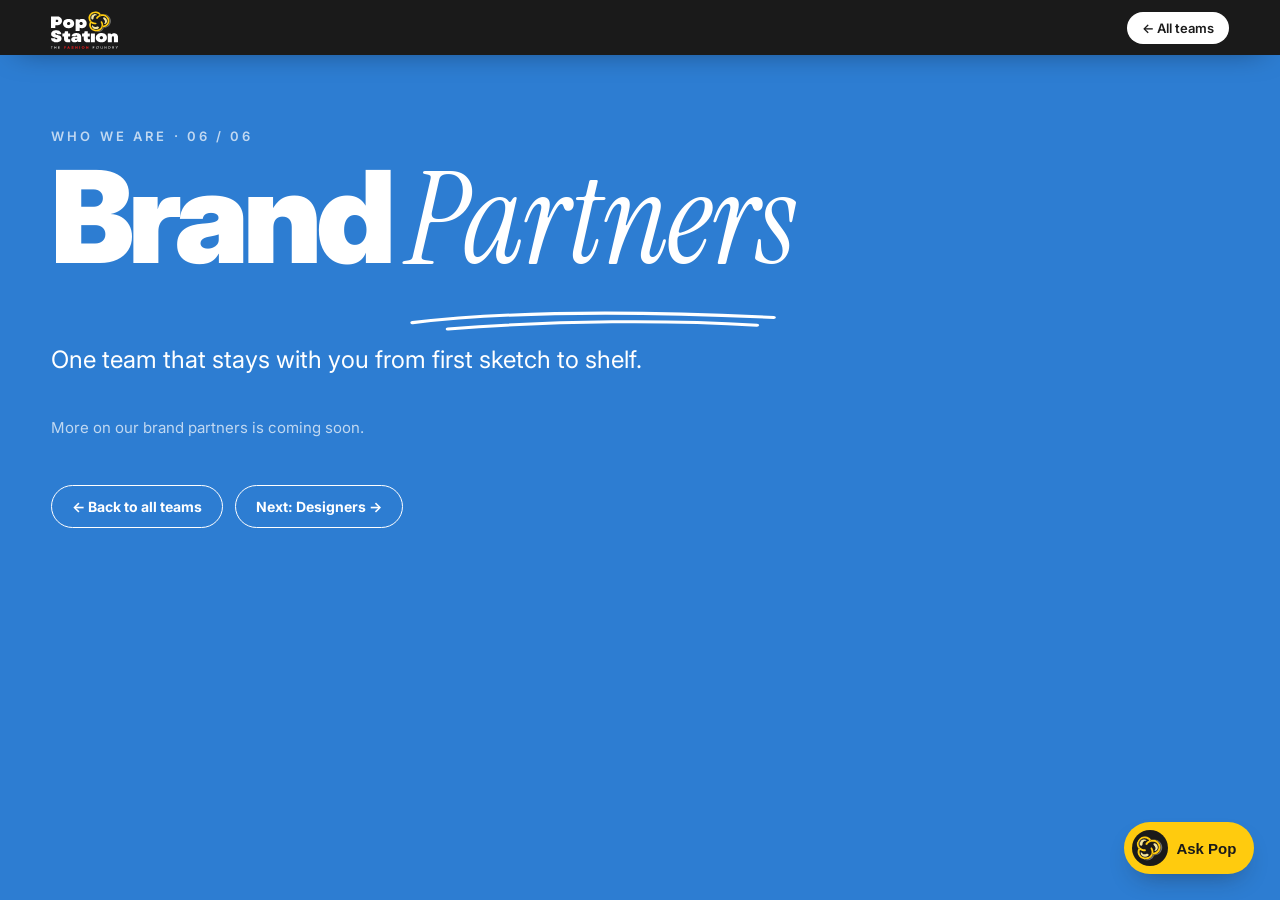
<file: roles/brand-partners.html>
<!doctype html>
<html lang="en">
<head>
  <meta charset="utf-8">
  <meta name="viewport" content="width=device-width, initial-scale=1">
  <title>Brand Partners — Popstation</title>
  <meta name="description" content="One team that stays with you from first sketch to shelf.">
  <link rel="icon" href="../assets/popstation-logo.svg" type="image/svg+xml">
  <link rel="preconnect" href="https://fonts.googleapis.com">
  <link rel="preconnect" href="https://fonts.gstatic.com" crossorigin>
  <link href="https://fonts.googleapis.com/css2?family=Instrument+Serif:ital@1&family=Inter:wght@400;500;600;700;800;900&display=swap" rel="stylesheet">
  <link rel="stylesheet" href="../css/style.css?v=202610091326">
  <link rel="stylesheet" href="../css/chat.css?v=202610091326">
  <link rel="stylesheet" href="../css/cta.css?v=202610091326">
</head>
<body class="role-page" style="--shade: #2d7dd2; --ink: #ffffff">
  <header class="nav">
    <a class="nav__logo" href="../index.html" aria-label="Popstation home">
      <img src="../assets/popstation-logo.svg" alt="Popstation — The Fashion Foundry" width="776" height="507">
    </a>
    <nav class="nav__links" aria-label="Back">
      <a href="../index.html#who">← All teams</a>
    </nav>
  </header>

  <main class="role">
    <p class="eyebrow">Who we are · 06 / 06</p>
    <h1 class="role__title">Brand <em>Partners<svg class="swoosh" viewBox="0 0 200 20" preserveAspectRatio="none" aria-hidden="true"><path d="M3 13 C55 4 125 4 197 9" pathLength="1"/><path d="M22 18 C82 11 142 11 188 15" pathLength="1"/></svg></em></h1>
    <p class="role__lede">One team that stays with you from first sketch to shelf.</p>

    <!-- Placeholder: this page's full content is still to come. -->
    <p class="role__soon">More on our brand partners is coming soon.</p>

    <div class="role__links">
      <a href="../index.html#who">← Back to all teams</a>
      <a href="designers.html">Next: Designers →</a>
    </div>
  </main>
  <script src="../js/return.js?v=202610091326"></script>
  <script src="../js/chat.js?v=202610091326"></script>
  <script src="../js/cta.js?v=202610091326"></script>
  <script src="../js/swoosh.js?v=202610091326"></script>
</body>
</html>
</file>
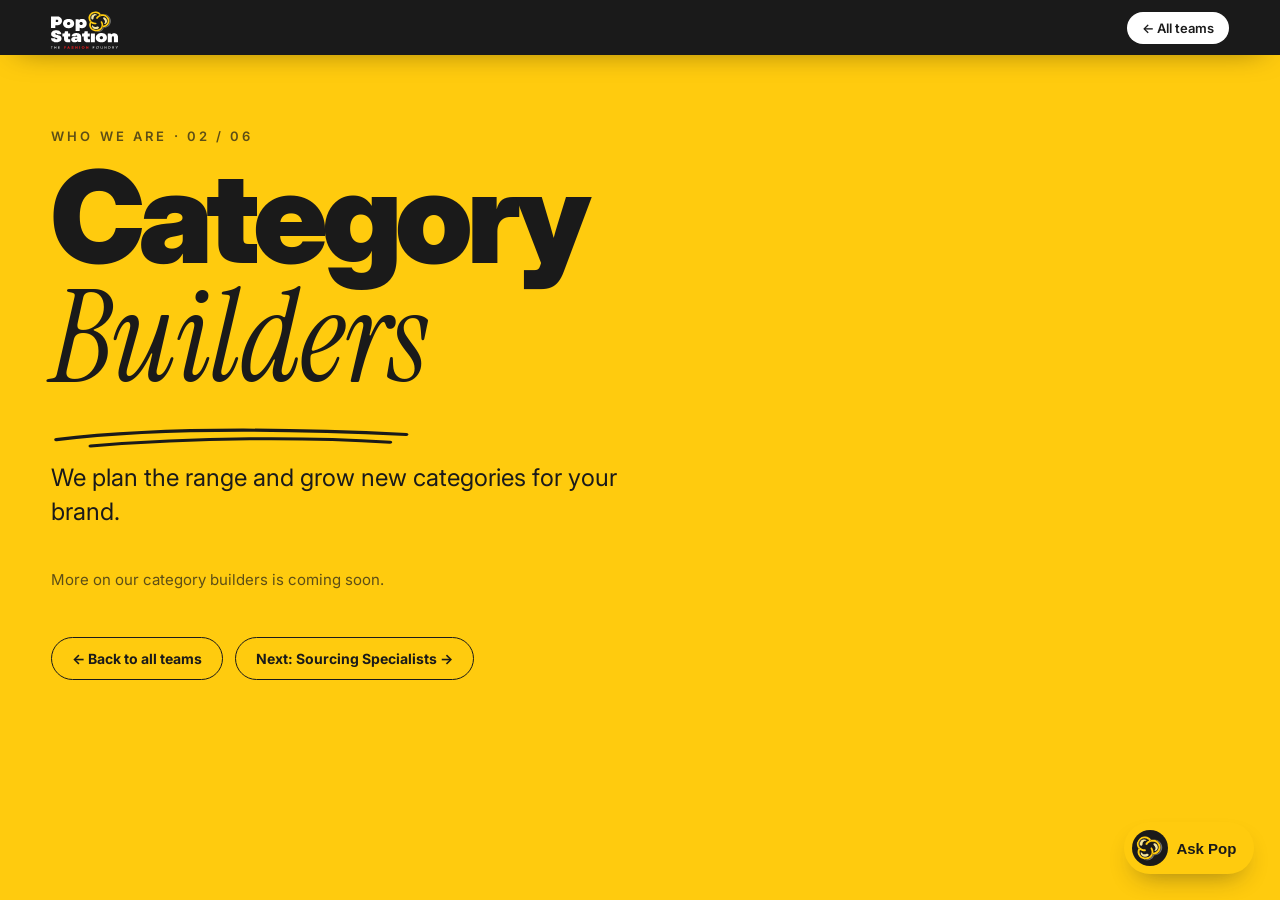
<file: roles/category-builders.html>
<!doctype html>
<html lang="en">
<head>
  <meta charset="utf-8">
  <meta name="viewport" content="width=device-width, initial-scale=1">
  <title>Category Builders — Popstation</title>
  <meta name="description" content="We plan the range and grow new categories for your brand.">
  <link rel="icon" href="../assets/popstation-logo.svg" type="image/svg+xml">
  <link rel="preconnect" href="https://fonts.googleapis.com">
  <link rel="preconnect" href="https://fonts.gstatic.com" crossorigin>
  <link href="https://fonts.googleapis.com/css2?family=Instrument+Serif:ital@1&family=Inter:wght@400;500;600;700;800;900&display=swap" rel="stylesheet">
  <link rel="stylesheet" href="../css/style.css?v=202610091326">
  <link rel="stylesheet" href="../css/chat.css?v=202610091326">
  <link rel="stylesheet" href="../css/cta.css?v=202610091326">
</head>
<body class="role-page" style="--shade: #ffcb0e; --ink: #1a1a1a">
  <header class="nav">
    <a class="nav__logo" href="../index.html" aria-label="Popstation home">
      <img src="../assets/popstation-logo.svg" alt="Popstation — The Fashion Foundry" width="776" height="507">
    </a>
    <nav class="nav__links" aria-label="Back">
      <a href="../index.html#who">← All teams</a>
    </nav>
  </header>

  <main class="role">
    <p class="eyebrow">Who we are · 02 / 06</p>
    <h1 class="role__title">Category <em>Builders<svg class="swoosh" viewBox="0 0 200 20" preserveAspectRatio="none" aria-hidden="true"><path d="M3 13 C55 4 125 4 197 9" pathLength="1"/><path d="M22 18 C82 11 142 11 188 15" pathLength="1"/></svg></em></h1>
    <p class="role__lede">We plan the range and grow new categories for your brand.</p>

    <!-- Placeholder: this page's full content is still to come. -->
    <p class="role__soon">More on our category builders is coming soon.</p>

    <div class="role__links">
      <a href="../index.html#who">← Back to all teams</a>
      <a href="sourcing-specialists.html">Next: Sourcing Specialists →</a>
    </div>
  </main>
  <script src="../js/return.js?v=202610091326"></script>
  <script src="../js/chat.js?v=202610091326"></script>
  <script src="../js/cta.js?v=202610091326"></script>
  <script src="../js/swoosh.js?v=202610091326"></script>
</body>
</html>
</file>
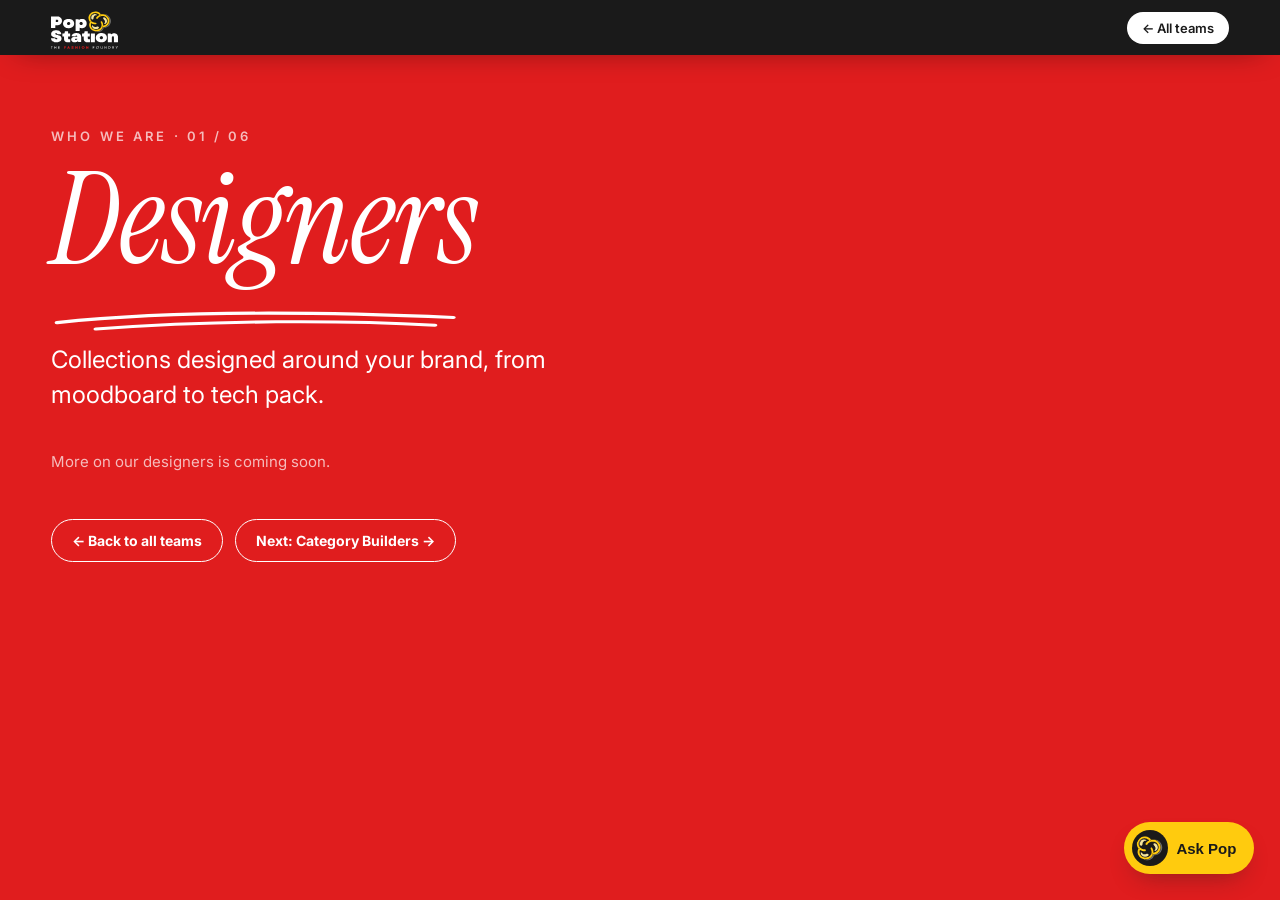
<file: roles/designers.html>
<!doctype html>
<html lang="en">
<head>
  <meta charset="utf-8">
  <meta name="viewport" content="width=device-width, initial-scale=1">
  <title>Designers — Popstation</title>
  <meta name="description" content="Collections designed around your brand, from moodboard to tech pack.">
  <link rel="icon" href="../assets/popstation-logo.svg" type="image/svg+xml">
  <link rel="preconnect" href="https://fonts.googleapis.com">
  <link rel="preconnect" href="https://fonts.gstatic.com" crossorigin>
  <link href="https://fonts.googleapis.com/css2?family=Instrument+Serif:ital@1&family=Inter:wght@400;500;600;700;800;900&display=swap" rel="stylesheet">
  <link rel="stylesheet" href="../css/style.css?v=202610091326">
  <link rel="stylesheet" href="../css/chat.css?v=202610091326">
  <link rel="stylesheet" href="../css/cta.css?v=202610091326">
</head>
<body class="role-page" style="--shade: #e01d1e; --ink: #ffffff">
  <header class="nav">
    <a class="nav__logo" href="../index.html" aria-label="Popstation home">
      <img src="../assets/popstation-logo.svg" alt="Popstation — The Fashion Foundry" width="776" height="507">
    </a>
    <nav class="nav__links" aria-label="Back">
      <a href="../index.html#who">← All teams</a>
    </nav>
  </header>

  <main class="role">
    <p class="eyebrow">Who we are · 01 / 06</p>
    <h1 class="role__title"><em>Designers<svg class="swoosh" viewBox="0 0 200 20" preserveAspectRatio="none" aria-hidden="true"><path d="M3 13 C55 4 125 4 197 9" pathLength="1"/><path d="M22 18 C82 11 142 11 188 15" pathLength="1"/></svg></em></h1>
    <p class="role__lede">Collections designed around your brand, from moodboard to tech pack.</p>

    <!-- Placeholder: this page's full content is still to come. -->
    <p class="role__soon">More on our designers is coming soon.</p>

    <div class="role__links">
      <a href="../index.html#who">← Back to all teams</a>
      <a href="category-builders.html">Next: Category Builders →</a>
    </div>
  </main>
  <script src="../js/return.js?v=202610091326"></script>
  <script src="../js/chat.js?v=202610091326"></script>
  <script src="../js/cta.js?v=202610091326"></script>
  <script src="../js/swoosh.js?v=202610091326"></script>
</body>
</html>
</file>
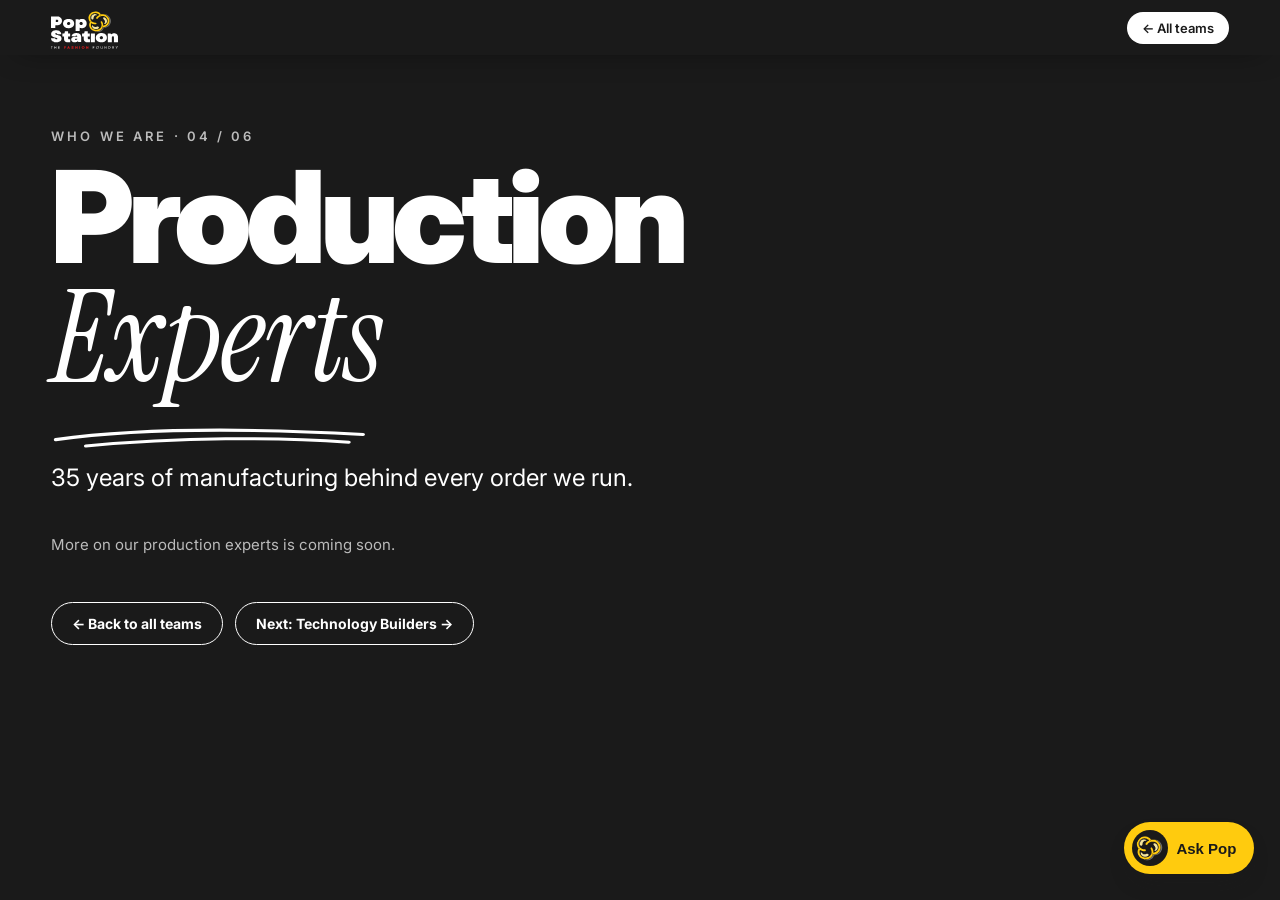
<file: roles/production-experts.html>
<!doctype html>
<html lang="en">
<head>
  <meta charset="utf-8">
  <meta name="viewport" content="width=device-width, initial-scale=1">
  <title>Production Experts — Popstation</title>
  <meta name="description" content="35 years of manufacturing behind every order we run.">
  <link rel="icon" href="../assets/popstation-logo.svg" type="image/svg+xml">
  <link rel="preconnect" href="https://fonts.googleapis.com">
  <link rel="preconnect" href="https://fonts.gstatic.com" crossorigin>
  <link href="https://fonts.googleapis.com/css2?family=Instrument+Serif:ital@1&family=Inter:wght@400;500;600;700;800;900&display=swap" rel="stylesheet">
  <link rel="stylesheet" href="../css/style.css?v=202610091326">
  <link rel="stylesheet" href="../css/chat.css?v=202610091326">
  <link rel="stylesheet" href="../css/cta.css?v=202610091326">
</head>
<body class="role-page" style="--shade: #1a1a1a">
  <header class="nav">
    <a class="nav__logo" href="../index.html" aria-label="Popstation home">
      <img src="../assets/popstation-logo.svg" alt="Popstation — The Fashion Foundry" width="776" height="507">
    </a>
    <nav class="nav__links" aria-label="Back">
      <a href="../index.html#who">← All teams</a>
    </nav>
  </header>

  <main class="role">
    <p class="eyebrow">Who we are · 04 / 06</p>
    <h1 class="role__title">Production <em>Experts<svg class="swoosh" viewBox="0 0 200 20" preserveAspectRatio="none" aria-hidden="true"><path d="M3 13 C55 4 125 4 197 9" pathLength="1"/><path d="M22 18 C82 11 142 11 188 15" pathLength="1"/></svg></em></h1>
    <p class="role__lede">35 years of manufacturing behind every order we run.</p>

    <!-- Placeholder: this page's full content is still to come. -->
    <p class="role__soon">More on our production experts is coming soon.</p>

    <div class="role__links">
      <a href="../index.html#who">← Back to all teams</a>
      <a href="technology-builders.html">Next: Technology Builders →</a>
    </div>
  </main>
  <script src="../js/return.js?v=202610091326"></script>
  <script src="../js/chat.js?v=202610091326"></script>
  <script src="../js/cta.js?v=202610091326"></script>
  <script src="../js/swoosh.js?v=202610091326"></script>
</body>
</html>
</file>
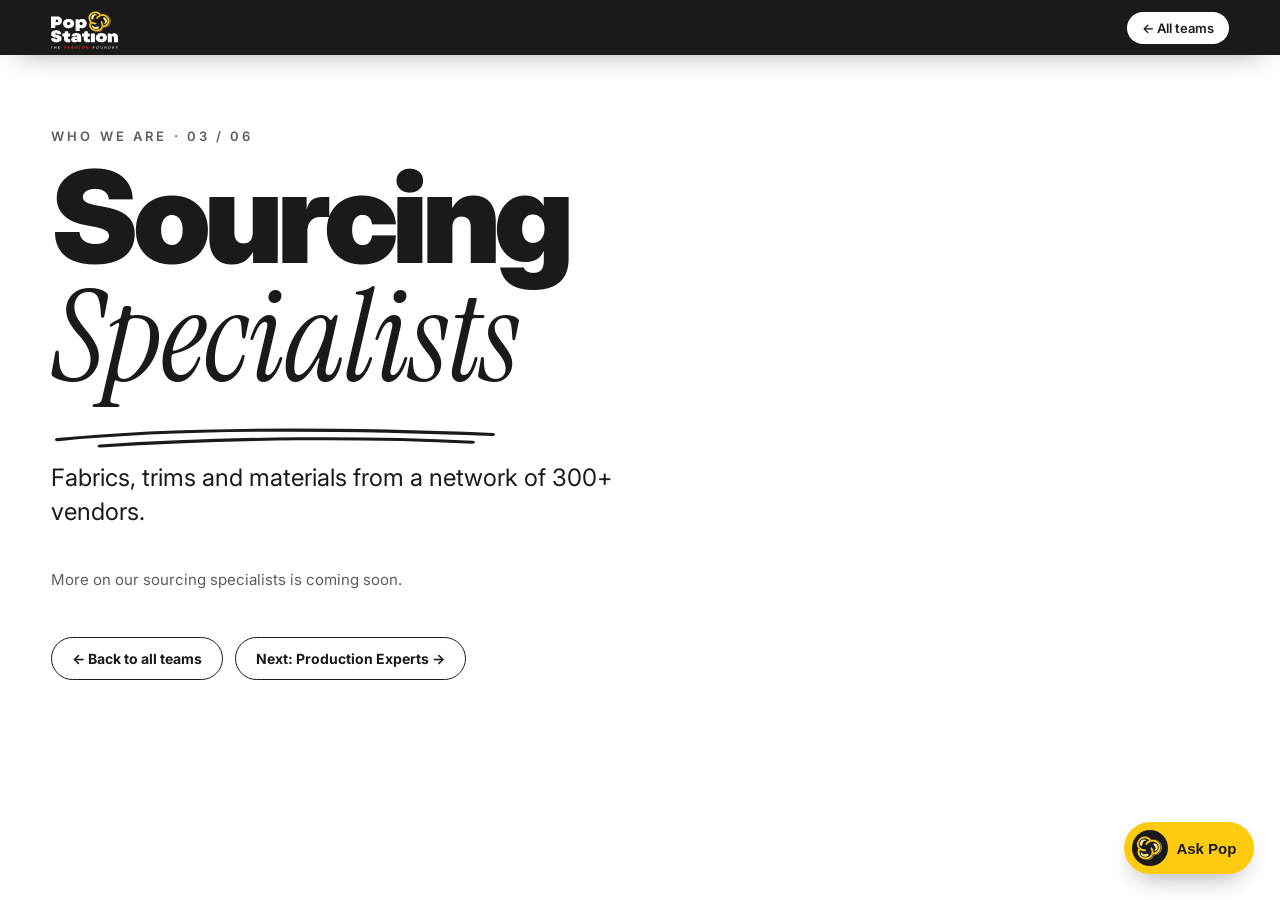
<file: roles/sourcing-specialists.html>
<!doctype html>
<html lang="en">
<head>
  <meta charset="utf-8">
  <meta name="viewport" content="width=device-width, initial-scale=1">
  <title>Sourcing Specialists — Popstation</title>
  <meta name="description" content="Fabrics, trims and materials from a network of 300+ vendors.">
  <link rel="icon" href="../assets/popstation-logo.svg" type="image/svg+xml">
  <link rel="preconnect" href="https://fonts.googleapis.com">
  <link rel="preconnect" href="https://fonts.gstatic.com" crossorigin>
  <link href="https://fonts.googleapis.com/css2?family=Instrument+Serif:ital@1&family=Inter:wght@400;500;600;700;800;900&display=swap" rel="stylesheet">
  <link rel="stylesheet" href="../css/style.css?v=202610091326">
  <link rel="stylesheet" href="../css/chat.css?v=202610091326">
  <link rel="stylesheet" href="../css/cta.css?v=202610091326">
</head>
<body class="role-page" style="--shade: #ffffff; --ink: #1a1a1a">
  <header class="nav">
    <a class="nav__logo" href="../index.html" aria-label="Popstation home">
      <img src="../assets/popstation-logo.svg" alt="Popstation — The Fashion Foundry" width="776" height="507">
    </a>
    <nav class="nav__links" aria-label="Back">
      <a href="../index.html#who">← All teams</a>
    </nav>
  </header>

  <main class="role">
    <p class="eyebrow">Who we are · 03 / 06</p>
    <h1 class="role__title">Sourcing <em>Specialists<svg class="swoosh" viewBox="0 0 200 20" preserveAspectRatio="none" aria-hidden="true"><path d="M3 13 C55 4 125 4 197 9" pathLength="1"/><path d="M22 18 C82 11 142 11 188 15" pathLength="1"/></svg></em></h1>
    <p class="role__lede">Fabrics, trims and materials from a network of 300+ vendors.</p>

    <!-- Placeholder: this page's full content is still to come. -->
    <p class="role__soon">More on our sourcing specialists is coming soon.</p>

    <div class="role__links">
      <a href="../index.html#who">← Back to all teams</a>
      <a href="production-experts.html">Next: Production Experts →</a>
    </div>
  </main>
  <script src="../js/return.js?v=202610091326"></script>
  <script src="../js/chat.js?v=202610091326"></script>
  <script src="../js/cta.js?v=202610091326"></script>
  <script src="../js/swoosh.js?v=202610091326"></script>
</body>
</html>
</file>
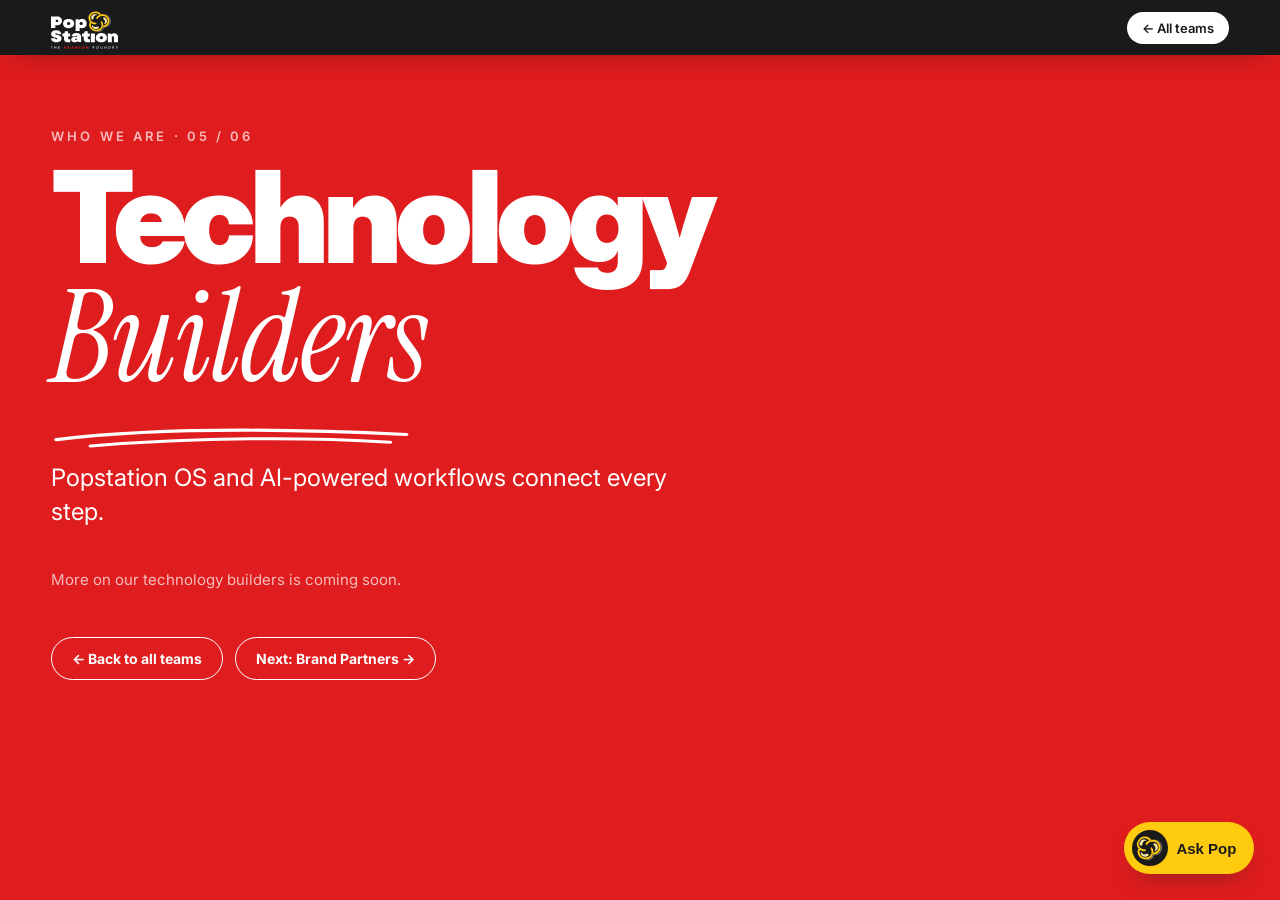
<file: roles/technology-builders.html>
<!doctype html>
<html lang="en">
<head>
  <meta charset="utf-8">
  <meta name="viewport" content="width=device-width, initial-scale=1">
  <title>Technology Builders — Popstation</title>
  <meta name="description" content="Popstation OS and AI-powered workflows connect every step.">
  <link rel="icon" href="../assets/popstation-logo.svg" type="image/svg+xml">
  <link rel="preconnect" href="https://fonts.googleapis.com">
  <link rel="preconnect" href="https://fonts.gstatic.com" crossorigin>
  <link href="https://fonts.googleapis.com/css2?family=Instrument+Serif:ital@1&family=Inter:wght@400;500;600;700;800;900&display=swap" rel="stylesheet">
  <link rel="stylesheet" href="../css/style.css?v=202610091326">
  <link rel="stylesheet" href="../css/chat.css?v=202610091326">
  <link rel="stylesheet" href="../css/cta.css?v=202610091326">
</head>
<body class="role-page" style="--shade: #e01d1e; --ink: #ffffff">
  <header class="nav">
    <a class="nav__logo" href="../index.html" aria-label="Popstation home">
      <img src="../assets/popstation-logo.svg" alt="Popstation — The Fashion Foundry" width="776" height="507">
    </a>
    <nav class="nav__links" aria-label="Back">
      <a href="../index.html#who">← All teams</a>
    </nav>
  </header>

  <main class="role">
    <p class="eyebrow">Who we are · 05 / 06</p>
    <h1 class="role__title">Technology <em>Builders<svg class="swoosh" viewBox="0 0 200 20" preserveAspectRatio="none" aria-hidden="true"><path d="M3 13 C55 4 125 4 197 9" pathLength="1"/><path d="M22 18 C82 11 142 11 188 15" pathLength="1"/></svg></em></h1>
    <p class="role__lede">Popstation OS and AI-powered workflows connect every step.</p>

    <!-- Placeholder: this page's full content is still to come. -->
    <p class="role__soon">More on our technology builders is coming soon.</p>

    <div class="role__links">
      <a href="../index.html#who">← Back to all teams</a>
      <a href="brand-partners.html">Next: Brand Partners →</a>
    </div>
  </main>
  <script src="../js/return.js?v=202610091326"></script>
  <script src="../js/chat.js?v=202610091326"></script>
  <script src="../js/cta.js?v=202610091326"></script>
  <script src="../js/swoosh.js?v=202610091326"></script>
</body>
</html>
</file>
<file: css/style.css>
/* ==========================================================================
   Popstation — The Fashion Foundry
   Brand palette: Rojo E01D1E and black lead, Jonquil FFCB0E as a small accent,
   on warm paper. (Steel blue is no longer used.)
   ========================================================================== */

:root {
  --black: #1a1a1a;
  --white: #ffffff;
  /* Popstation's original logo colours: red and black lead, yellow is a
     small accent. --steel now points at black so older rules stay on-brand. */
  --jonquil: #ffcb0e;  /* brand yellow, used sparingly */
  --rojo: #e01d1e;     /* brand red, the highlight colour */
  --steel: #1a1a1a;    /* black (replaces the old steel blue) */
  --olive: #efe6d0;    /* warm beige */
  --text: #1a1a1a;     /* type and dark panels */
  --paper: #faf5e6;    /* page background */
  --cream: #f2eadc;            /* wordmark colour from the logo */
  --ink-soft: rgba(255, 255, 255, 0.64);

  --gutter: clamp(16px, 4vw, 56px);
  --ease-out: cubic-bezier(0.16, 1, 0.3, 1);
  --ease-spring: cubic-bezier(0.34, 1.56, 0.64, 1);

  /* logo image is 776 x 507 */
  --logo-ratio: 776 / 507;
}

*, *::before, *::after { box-sizing: border-box; }

html { scroll-behavior: smooth; }

body {
  margin: 0;
  background: var(--black);
  color: var(--white);
  font-family: "Inter", system-ui, -apple-system, "Segoe UI", sans-serif;
  -webkit-font-smoothing: antialiased;
  overflow-x: hidden;
}

body.is-loading { overflow: hidden; }
.intro-seen body.is-loading { overflow: visible; }

/* popcorn cursor; it tilts over anything clickable */
html,
body { cursor: url("../assets/cursor.png") 16 16, auto; }
a,
button,
[role="tab"],
.fp-photo { cursor: url("../assets/cursor-hover.png") 16 16, pointer !important; }
input,
textarea { cursor: text; }

img { display: block; max-width: 100%; height: auto; }

a { color: inherit; }

.eyebrow {
  margin: 0;
  font-size: 13px;
  font-weight: 600;
  letter-spacing: 0.24em;
  text-transform: uppercase;
}

/* ==========================================================================
   INTRO — the popcorn pops, then Pop Station comes up
   Blush screen with black type and red/yellow accents.
   main.js runs the timeline.
   ========================================================================== */

.intro {
  position: fixed;
  inset: 0;
  z-index: 100;
  overflow: hidden;
  background: #f8f1de; /* blush */
}

.intro.is-done { display: none; }
.intro-seen .intro { display: none; }

.intro__stage {
  position: absolute;
  inset: 0;
  display: grid;
  place-items: center;
  padding: var(--gutter);
}

.intro-logo {
  width: min(78vw, 64vh, 560px);
  height: auto;
  overflow: visible;
  color: #1a1a1a; /* stroke colour while letters scribble in */
}
.intro-logo path,
.intro-logo g,
.intro-logo circle { transform-box: fill-box; transform-origin: center; }

/* on blush: black wordmark and tagline, "Fashion" stays rojo */
.intro-logo .logo-word { fill: #1a1a1a; }
.intro-logo .logo-tag path:first-child { fill: #1a1a1a; }

.intro__skip {
  position: absolute;
  z-index: 5;
  right: var(--gutter);
  bottom: var(--gutter);
  padding: 8px 14px;
  border: 2px solid #1a1a1a;
  border-radius: 999px;
  background: var(--white);
  color: #1a1a1a;
  box-shadow: 2px 3px 0 #1a1a1a;
  font: 700 12px/1 "Inter", sans-serif;
  letter-spacing: 0.12em;
  text-transform: uppercase;
  cursor: pointer;
}

/* ==========================================================================
   NAV
   ========================================================================== */

.nav {
  position: fixed;
  z-index: 50;
  inset: 0 0 auto 0;
  display: flex;
  align-items: center;
  justify-content: space-between;
  gap: 16px;
  padding: 6px var(--gutter);
  background: #1a1a1a;
  box-shadow: 0 10px 30px -18px rgba(0, 0, 0, 0.6);
}

/* home page: hidden on the first screen, slides down from the second */
.nav--home {
  transform: translateY(-110%);
  visibility: hidden;
  transition: transform 450ms cubic-bezier(0.16, 1, 0.3, 1), visibility 0s 450ms;
}
.nav--home.is-shown { transform: none; visibility: visible; transition: transform 450ms cubic-bezier(0.16, 1, 0.3, 1), visibility 0s; }

/* the white logo straight on the black strip */
.nav__logo { display: block; width: clamp(62px, 5.2vw, 76px); }
.nav__logo img { display: block; width: 100%; height: auto; }

.nav__links { display: flex; align-items: center; gap: 4px; }
.nav__links a {
  padding: 8px 15px;
  border-radius: 999px;
  color: #ffffff;
  font-size: 13px;
  font-weight: 600;
  text-decoration: none;
  transition: background 200ms, color 200ms;
}
.nav__links a:hover { background: rgba(255, 255, 255, 0.14); }
/* the last link is the strip's white pill */
.nav__links a:last-child { margin-left: 6px; background: #ffffff; color: #1a1a1a; }
.nav__links a:last-child:hover { background: var(--jonquil); }

/* ==========================================================================
   WHO WE ARE — a fanned hand of team cards
   A row of overlapping, tilted cards, each with a sticker icon, a bold
   lowercase title, a rule and a list of what the team does. The hand fans
   out when the screen comes into view; hover lifts a card to the front.
   Per card: --c (colour), --ink (text), --rot (tilt), --y (offset).
   ========================================================================== */

.hero {
  position: relative;
  /* a full screen, so the red strip only arrives after it; content sits
     near the top so it doesn't leave a gap after the first screen */
  min-height: 100vh;
  min-height: 100svh;
  display: flex;
  flex-direction: column;
  align-items: center;
  justify-content: flex-start;
  padding: clamp(56px, 6vw, 80px) var(--gutter) clamp(48px, 5vw, 72px);
  overflow: hidden;
  background: #faf5e6;
  color: #1a1a1a;
}
.hero__title,
.hero__lede,
.hand { position: relative; z-index: 1; }

.hero__title {
  margin: 0;
  font-size: clamp(40px, 5.6vw, 88px);
  font-weight: 900;
  line-height: 1;
  letter-spacing: -0.045em;
  text-align: center;
}
/* the last words in a handwritten-style italic, underlined with a swoosh.
   Shared by every heading on the site except the first (hero) screen. */
:where(h1, h2, h3) em {
  position: relative;
  font-family: "Instrument Serif", Georgia, serif;
  font-style: italic;
  font-weight: 400;
  letter-spacing: -0.01em;
}
:where(h1, h2, h3) em:has(.swoosh) { white-space: nowrap; }
/* the underline draws itself in, below the words, once the screen shows */
.swoosh {
  position: absolute;
  left: 0;
  right: 4%;
  top: 100%;
  width: 96%;
  height: 0.2em;
  margin-top: 0.02em;
  overflow: visible;
  fill: none;
  stroke: currentColor;
  stroke-width: 2.4;
  stroke-linecap: round;
  vector-effect: non-scaling-stroke;
}
/* red underline on the paper screens */
.hero .swoosh,
.brandfolio .swoosh { stroke: var(--rojo); }
.swoosh path {
  stroke-dasharray: 1;
  stroke-dashoffset: 1;
  transition: stroke-dashoffset 800ms cubic-bezier(0.65, 0, 0.35, 1) 500ms;
}
.swoosh path + path { transition-delay: 1000ms; }
.hero.is-in .swoosh path,
.is-drawn .swoosh path { stroke-dashoffset: 0; }
.hero__lede { margin: 0.9em 0 0; padding-top: clamp(14px, 1.6vw, 26px); font-size: clamp(15px, 1.3vw, 18px); font-weight: 500; opacity: 0.75; text-align: center; }

.hand {
  display: flex;
  justify-content: center;
  align-items: flex-start;
  width: 100%;
  max-width: 1320px;
  margin-top: clamp(56px, 9vh, 104px);
  padding: 30px 0 20px;
}

.tcard {
  --rot: 0deg;
  --y: 0px;
  position: relative;
  flex: 0 0 clamp(170px, 17vw, 250px);
  min-height: clamp(260px, 36vh, 340px);
  /* a little overlap between neighbouring cards */
  margin-left: clamp(-40px, -2vw, -16px);
  padding: 46px 20px 22px;
  border-radius: 18px;
  background: var(--c);
  color: var(--ink);
  text-decoration: none;
  box-shadow: 0 18px 36px -20px rgba(26, 26, 26, 0.55);
  outline: none;
  /* stacked in the middle until the hand fans out */
  transform: translateX(calc((2.5 - var(--i)) * 70%)) rotate(0deg);
  opacity: 0;
  transition:
    transform 900ms var(--ease-spring) calc(var(--i) * 70ms),
    opacity 400ms calc(var(--i) * 70ms),
    box-shadow 300ms;
}
.tcard:first-child { margin-left: 0; }
.hero.is-in .tcard { transform: translateY(var(--y)) rotate(var(--rot)); opacity: 1; }
.hero.is-in .tcard:hover,
.hero.is-in .tcard:focus-visible {
  z-index: 5;
  transform: translateY(calc(var(--y) - 26px)) rotate(0deg) scale(1.05);
  box-shadow: 0 30px 50px -22px rgba(26, 26, 26, 0.6);
  transition-delay: 0ms;
  transition-duration: 350ms;
}
.tcard:focus-visible { box-shadow: 0 0 0 4px var(--rojo); }

/* the sticker: icon on a white die-cut badge */
.tcard__sticker {
  position: absolute;
  top: -34px;
  left: 16px; /* the next card overlaps this one's right edge */
  display: grid;
  place-items: center;
  width: 70px;
  height: 70px;
  border-radius: 22px;
  background: var(--s, #ffffff);
  box-shadow: 0 0 0 4px #ffffff, 0 8px 16px -8px rgba(26, 26, 26, 0.5);
  transform: rotate(calc(var(--rot) * -2 + 8deg));
  transition: transform 500ms var(--ease-spring);
}
.tcard__sticker svg { width: 52px; height: 52px; overflow: visible; fill: var(--c1); }
.tcard:hover .tcard__sticker { transform: rotate(-6deg) scale(1.1); }

.tcard__title {
  margin: 0;
  padding-bottom: 10px;
  border-bottom: 2px solid currentColor;
  font-size: clamp(20px, 1.8vw, 28px);
  font-weight: 900;
  line-height: 1;
  letter-spacing: -0.04em;
}
.tcard__list { margin: 12px 0 0; padding: 0; list-style: none; }
.tcard__list li {
  position: relative;
  padding: 3px 0 3px 18px;
  font-size: clamp(12px, 0.95vw, 14px);
  font-weight: 500;
  line-height: 1.3;
}
.tcard__list li::before { content: "✦"; position: absolute; left: 0; font-size: 0.8em; top: 0.35em; }
.tcard__more {
  display: inline-block;
  margin-top: 14px;
  font-size: 13px;
  font-weight: 800;
  opacity: 0;
  transform: translateY(6px);
  transition: opacity 250ms, transform 250ms;
}
.tcard:hover .tcard__more,
.tcard:focus-visible .tcard__more { opacity: 1; transform: none; }

/* cards: colour, sticker colours, tilt and offset */
.tcard[data-role="designers"]             { --c: #e01d1e; --ink: #ffffff; --c1: #1a1a1a; --c2: #e01d1e; --c3: #ffcb0e; --rot: -7deg; --y: 30px; }
.tcard[data-role="category-builders"]     { --c: #ffcb0e; --ink: #1a1a1a; --c1: #1a1a1a; --c2: #e01d1e; --c3: #ffcb0e; --rot: 4deg; --y: 64px; }
.tcard[data-role="sourcing-specialists"]  { --c: #ffffff; --ink: #1a1a1a; --c1: #1a1a1a; --c2: #e01d1e; --c3: #ffcb0e; --rot: -2deg; --y: 6px; }
.tcard[data-role="production-experts"]    { --c: #1a1a1a; --ink: #ffffff; --c1: #1a1a1a; --c2: #e01d1e; --c3: #ffcb0e; --rot: 3deg; --y: 26px; }
.tcard[data-role="technology-builders"]   { --c: #e01d1e; --ink: #ffffff; --c1: #1a1a1a; --c2: #e01d1e; --c3: #ffcb0e; --rot: -4deg; --y: 50px; }
.tcard[data-role="brand-partners"]        { --c: #2d7dd2; --ink: #ffffff; --c1: #1a1a1a; --c2: #e01d1e; --c3: #ffcb0e; --rot: 6deg; --y: 18px; }

/* ==========================================================================
   HERO — "Built with your brand. From first sketch to shelf."
   The first screen after the intro: the headline (key words sit in soft
   colour boxes), a line of copy, and the numbers as small pills.
   ========================================================================== */

.home {
  position: relative;
  /* exactly one screen: logo, headline, stats and the Work with us button;
     Who we are only appears once you scroll */
  min-height: 100vh;
  min-height: 100svh;
  display: grid;
  place-items: center;
  padding: 96px var(--gutter) 112px;
  overflow: hidden;
  background: var(--paper);
  color: var(--text);
  text-align: center;
}
.home__inner { position: relative; z-index: 1; max-width: 1320px; }
.home__logo {
  position: absolute;
  z-index: 2;
  top: clamp(18px, 2.4vw, 32px);
  left: var(--gutter);
  width: clamp(78px, 6.6vw, 100px);
}
.home__logo img { display: block; width: 100%; height: auto; }
.home__links {
  position: absolute;
  z-index: 2;
  top: clamp(26px, 3vw, 44px);
  right: var(--gutter);
  display: flex;
  gap: 10px;
}
.home__links a {
  padding: 11px 20px;
  border-radius: 999px;
  background: #1a1a1a;
  color: #ffffff;
  font-size: 15px;
  font-weight: 600;
  text-decoration: none;
  transition: background 200ms, transform 200ms;
}
.home__links a:hover { background: var(--rojo); transform: translateY(-2px); }

/* soft brand tints shared by the word boxes and the pills */
/* brand tones shared by the word boxes and the thank-you stickers;
   "sky" is black now (the name is kept so the markup still works) */
[data-tone="butter"] { --tone: var(--jonquil); --tone-ink: var(--text); }
[data-tone="sky"]    { --tone: var(--text);    --tone-ink: #ffffff; }
[data-tone="poppy"]  { --tone: var(--rojo);    --tone-ink: #ffffff; }
/* words switch to the box ink only as their box drops in */
.build__title .boxed {
  color: var(--text);
  transition: opacity 700ms var(--ease-out), transform 700ms var(--ease-out), color 300ms calc(var(--d) * 120ms + 750ms);
}
.build__title.is-in .boxed { color: var(--tone-ink); }

.build__title {
  margin: 0;
  font-size: clamp(40px, 6vw, 96px);
  font-weight: 900;
  line-height: 1.06;
  letter-spacing: -0.05em;
}
.build__title .line {
  display: flex;
  flex-wrap: wrap;
  justify-content: center;
  align-items: center;
  gap: 0.08em 0.22em;
}

.word {
  display: inline-block;
  opacity: 0;
  transform: translateY(0.35em);
  transition: opacity 700ms var(--ease-out), transform 700ms var(--ease-out);
}
/* key words: a soft colour box drops in behind them */
.boxed {
  position: relative;
  z-index: 0;
  padding: 0 0.16em 0.02em;
}
.boxed::before {
  content: "";
  position: absolute;
  inset: 0.04em 0;
  z-index: -1;
  border-radius: 0.2em;
  background: var(--tone);
  opacity: 0;
  transform: scale(0.85) rotate(-3deg);
  transition:
    opacity 500ms var(--ease-out) calc(var(--d) * 120ms + 700ms),
    transform 700ms var(--ease-spring) calc(var(--d) * 120ms + 700ms);
}
.build__title.is-in .word { opacity: 1; transform: none; }

/* a small wave runs through the boxed words, Built → shelf., every few
   seconds once the headline has landed */
.build__title.is-in .boxed {
  animation: word-wave 5.5s ease-in-out calc(var(--d) * 140ms + 2.4s) infinite;
}
@keyframes word-wave {
  0%, 14%, 100% { transform: none; }
  5%  { transform: translateY(-0.12em) rotate(-2deg); }
  9%  { transform: translateY(0.02em) rotate(1deg); }
}
.build__title.is-in .boxed:hover,
.build__title.is-in .boxed:focus-visible { animation-play-state: paused; }

/* the boxed words and the pills are links */
a.boxed { text-decoration: none; }
a.boxed::before { transition-property: opacity, transform, box-shadow; }
.build__title.is-in a.boxed:hover::before,
.build__title.is-in a.boxed:focus-visible::before {
  transform: rotate(0deg) scale(1.06);
  box-shadow: 3px 4px 0 var(--rojo);
  transition-delay: 0ms;
  transition-duration: 250ms;
}
a.boxed:focus-visible { outline: none; }
.build__title.is-in .boxed::before { opacity: 1; transform: rotate(calc((var(--d) - 2) * 0.8deg)); }

.build__lede {
  max-width: 640px;
  margin: clamp(24px, 4.5vh, 48px) auto 0;
  font-size: clamp(16px, 1.4vw, 19px);
  font-weight: 500;
  line-height: 1.55;
  opacity: 0;
  transition: opacity 800ms 900ms;
}
.home.is-playing .build__lede { opacity: 0.8; }

/* by the numbers: small oval pills */
.stats {
  display: flex;
  flex-wrap: wrap;
  justify-content: center;
  gap: 10px;
  margin: clamp(32px, 6.5vh, 68px) 0 0;
  padding: 0;
  list-style: none;
  scroll-margin-top: 120px;
}
.stat {
  display: inline-flex;
  align-items: baseline;
  gap: 8px;
  padding: 10px 18px;
  border-radius: 999px;
  background: var(--pill);
  color: var(--pill-ink);
  box-shadow: inset 0 1px 0 rgba(255, 255, 255, 0.35), 0 10px 22px -14px rgba(26, 26, 26, 0.55);
  font-size: 14px;
  font-weight: 600;
  white-space: nowrap;
  opacity: 0;
  transform: translateY(14px) scale(0.96);
  transition:
    opacity 500ms var(--ease-out) calc(var(--i) * 90ms + 1300ms),
    transform 600ms var(--ease-spring) calc(var(--i) * 90ms + 1300ms);
}
.stat { padding: 0; }
.stat a {
  display: inline-flex;
  align-items: baseline;
  gap: 8px;
  padding: 10px 18px;
  border-radius: inherit;
  color: inherit;
  text-decoration: none;
}
.stat__go { font-weight: 800; opacity: 0; transform: translateX(-4px); transition: opacity 200ms, transform 200ms; }
.home.is-playing .stat:hover,
.home.is-playing .stat:focus-within { transform: translateY(-3px); box-shadow: inset 0 1px 0 rgba(255, 255, 255, 0.35), 3px 4px 0 var(--text); transition-delay: 0ms; transition-duration: 200ms; }
.stat:hover .stat__go,
.stat:focus-within .stat__go { opacity: 1; transform: none; }
/* glossy gradient pills in the brand colours */
.stat[data-pill="yellow"] { --pill: linear-gradient(135deg, #ffd23a, #e9a800); --pill-ink: #1a1a1a; }
.stat[data-pill="cream"]  { --pill: linear-gradient(135deg, #ffffff, #e4ddd0); --pill-ink: #1a1a1a; }
.stat[data-pill="red"]    { --pill: linear-gradient(135deg, #e8292a, #8e1010); --pill-ink: #ffffff; }
.stat[data-pill="blue"]   { --pill: linear-gradient(135deg, #3a8ae0, #173f73); --pill-ink: #ffffff; }
.stat[data-pill="sunset"] { --pill: linear-gradient(135deg, #e01d1e 30%, #f08a10); --pill-ink: #ffffff; }
.stat a { font-weight: 700; }
.stat a:focus-visible { outline: 2px solid var(--text); outline-offset: 2px; }
.stat b { font-size: 18px; font-weight: 900; letter-spacing: -0.03em; font-variant-numeric: tabular-nums; }
.home.is-playing .stat { opacity: 1; transform: none; }

/* ==========================================================================
   BRANDFOLIO — one brand per slide: the brand's own picture on the left
   (with its key facts pinned on as cards), its details on the right in the
   brand's colours, and "More about the brand" into the case study.
   ========================================================================== */

.brandfolio {
  position: relative;
  overflow-x: clip;
  padding: 112px var(--gutter) clamp(56px, 6vw, 88px);
  background: var(--paper);
  color: var(--text);
}
.brandfolio__head {
  display: flex;
  flex-wrap: wrap;
  align-items: flex-end;
  justify-content: space-between;
  gap: 18px 28px;
  max-width: 1240px;
  margin: 0 auto clamp(32px, 4.5vh, 56px);
}
.brandfolio .eyebrow { opacity: 0.6; }
.brandfolio__title {
  margin: 12px 0 0;
  font-size: clamp(40px, 5.4vw, 84px);
  font-weight: 900;
  line-height: 0.95;
  letter-spacing: -0.045em;
}

/* the details panel takes a Popstation colour per brand: red, black, blue */
.bslide[data-brand="bumzee"]   { --b: var(--rojo); --b-ink: #ffffff; }
.bslide[data-brand="majestey"] { --b: var(--text); --b-ink: #ffffff; }
.bslide[data-brand="momstore"] { --b: #2d7dd2;     --b-ink: #ffffff; }
.bslide[data-brand="yunkmodes"] { --b: var(--jonquil); --b-ink: #1a1a1a; }

.bslides { display: grid; max-width: 1240px; margin: 0 auto; }
.bslide {
  grid-area: 1 / 1;
  display: grid;
  grid-template-columns: minmax(0, 1.15fr) minmax(0, 1fr);
  gap: clamp(32px, 5vw, 80px);
  /* at least this tall, but grows so long names and buttons always fit */
  min-height: clamp(420px, calc(100vh - 370px), 580px);
  min-height: clamp(420px, calc(100svh - 370px), 580px);
  visibility: hidden;
  opacity: 0;
  transition: opacity 450ms ease, visibility 0s 450ms;
}
.bslide.is-active { visibility: visible; opacity: 1; transition: opacity 450ms ease, visibility 0s; }

/* left: the brand's interactive card, straight on the page. The
   card leans toward the pointer, its photo panel swaps into the disc, and
   a click opens the case study. */
.bslide__stage {
  position: relative;
  display: grid;
  place-items: center;
  min-height: 0;
  perspective: 1600px;
  transform: translateX(-28px);
  transition: transform 700ms var(--ease-out);
}

.bcard[data-brand="bumzee"]   { --card: #fffdf6; --card-ink: #e8a33a; --disc: #ffe9a8; --card-accent: #f2b035; }
.bcard[data-brand="majestey"] { --card: #fbf6ea; --card-ink: #262d20; --disc: #efe4c8; --card-accent: #c9a85c; }
.bcard[data-brand="majestey"] .bcard__disc { width: 64%; }
.bcard[data-brand="majestey"] .fp-info { top: 40%; }
.bcard[data-brand="momstore"] { --card: #f4f9fd; --card-ink: #6db8de; --disc: #f6d3da; --card-accent: #e898a8; }
.bcard[data-brand="yunkmodes"] { --card: #f6f3ee; --card-ink: #1a1a1a; --disc: #e6e0d6; --card-accent: #1a1a1a; }

.bcard {
  --w: clamp(220px, calc((100svh - 370px) * 0.56), 300px);
  position: relative;
  width: var(--w);
  height: calc(var(--w) * 1.62);
  transform-style: preserve-3d;
  transform: rotateY(var(--ry, 0deg)) rotateX(var(--rx, 0deg));
  transition: transform 900ms var(--ease-out);
}
.bcard[data-case] { cursor: url("../assets/cursor-hover.png") 16 16, pointer; }
.bcard.is-tilting { transition: transform 180ms linear; }

.bcard__face {
  position: absolute;
  inset: 0;
  display: flex;
  flex-direction: column;
  align-items: center;
  justify-content: space-between;
  padding: 30px 20px 34px;
  border-radius: 28px;
  background: var(--card);
  color: var(--card-ink);
  box-shadow: 0 40px 70px -34px rgba(0, 0, 0, 0.4);
}
.bcard__bottom { font-size: clamp(26px, 2.6vw, 36px); font-weight: 700; letter-spacing: -0.03em; line-height: 1; }
.bcard__logo { display: block; width: auto; height: clamp(64px, 7vw, 92px); }
.bcard__logo--wide { height: auto; width: 74%; margin-top: 8px; }
.bcard__disc {
  display: grid;
  place-items: center;
  width: 74%;
  aspect-ratio: 1;
  border-radius: 50%;
  background: var(--img, var(--disc)) center 18% / cover;
  box-shadow: 0 0 0 8px var(--disc);
  overflow: hidden;
  transition: background-image 300ms;
}
.bcard__disc span { font-size: clamp(90px, 9vw, 130px); font-weight: 900; letter-spacing: -0.06em; line-height: 1; }
.bcard__disc[style*="--img"] span { display: none; }
.bcard__case {
  position: absolute;
  left: 50%;
  bottom: -18px;
  translate: -50% 0;
  padding: 10px 18px;
  border-radius: 999px;
  background: #1a1a1a;
  color: #ffffff;
  font-size: 14px;
  font-weight: 800;
  white-space: nowrap;
}

/* items floating in front of the card: bigger, solid and easy to read */
.chip-float,
.fpanel {
  position: absolute;
  z-index: 2;
  opacity: 0;
  transform: translateZ(60px) scale(0.6);
  transition: opacity 500ms var(--ease-out), transform 800ms var(--ease-spring);
}
.bslide.is-active .chip-float,
.bslide.is-active .fpanel { opacity: 1; transform: translateZ(60px) scale(1); }
.bslide.is-active .fp-photo { transition-delay: 250ms; }
.bslide.is-active .fp-info  { transition-delay: 350ms; }
.bslide.is-active .cf-2     { transition-delay: 480ms; }
.bslide.is-active .cf-3     { transition-delay: 580ms; }

.fpanel {
  margin: 0;
  border-radius: 18px;
  background: #ffffff;
  color: var(--text);
  box-shadow: 0 22px 44px -18px rgba(0, 0, 0, 0.45);
}
.fp-info {
  top: 22%;
  left: -38%;
  display: flex;
  align-items: center;
  gap: 12px;
  width: max-content;
  padding: 12px 18px 12px 12px;
}
.fp-icon {
  flex: none;
  width: 42px;
  height: 42px;
  border-radius: 12px;
  background: var(--card-accent, var(--card));
}
.fp-icon--photo { width: 60px; height: 60px; border-radius: 14px; background: var(--img, var(--card-accent)) center 30% / cover; }
.fp-text { display: grid; gap: 3px; }
.fp-text b { font-size: 16px; font-weight: 800; line-height: 1.2; letter-spacing: -0.02em; white-space: nowrap; }
.fp-text small { font-size: 13px; opacity: 0.62; }

.fp-photo {
  top: 4%;
  right: -36%;
  width: 52%;
  padding: 8px;
  cursor: url("../assets/cursor-hover.png") 16 16, pointer;
}
.fp-img { display: block; aspect-ratio: 4 / 5; border-radius: 12px; background: var(--img, var(--disc)) center 20% / cover; }
.fp-photo figcaption { display: grid; gap: 2px; padding: 9px 5px 4px; }
.fp-photo figcaption b { font-size: 14px; font-weight: 800; letter-spacing: -0.01em; }
.fp-photo figcaption small { font-size: 12px; opacity: 0.6; }

.chip-float {
  display: inline-flex;
  align-items: center;
  gap: 9px;
  padding: 12px 18px;
  border-radius: 999px;
  background: #ffffff;
  color: var(--text);
  font-size: 15px;
  font-weight: 800;
  white-space: nowrap;
  box-shadow: 0 18px 38px -14px rgba(0, 0, 0, 0.4);
}
.chip-float i { width: 11px; height: 11px; border-radius: 50%; background: var(--rojo); }
.cf-3 i { background: var(--jonquil); }
.cf-2 { top: 60%; right: -30%; }
.cf-3 { bottom: 18%; left: -26%; }

/* idle drift, like items floating in space */
.bslide.is-active .fpanel,
.bslide.is-active .chip-float { animation: drift 5s ease-in-out 1.2s infinite alternate; }
.bslide.is-active .fp-info { animation-delay: 1.8s; }
.bslide.is-active .cf-3 { animation-delay: 2.4s; }
@keyframes drift { to { translate: 0 -8px; } }

/* right: the brand's details in its colours */
.bslide__info {
  display: flex;
  flex-direction: column;
  min-height: 0;
  padding: clamp(32px, 3.6vw, 56px);
  border-radius: 36px;
  background: var(--b);
  color: var(--b-ink);
  transform: translateX(28px);
  transition: transform 700ms var(--ease-out);
}
.bslide__top { display: flex; align-items: flex-start; justify-content: space-between; gap: 14px; }
/* the brand's own logo is its name here, on a white badge */
.bslide__logo {
  display: flex;
  align-items: center;
  flex: none;
  height: clamp(92px, 9vw, 124px);
  padding: 14px 28px;
  border-radius: 24px;
  background: #ffffff;
}
.bslide__logo img { display: block; width: auto; max-width: 260px; height: 100%; object-fit: contain; }
.bslide[data-brand="yunkmodes"] .bslide__logo img { height: auto; width: clamp(150px, 13vw, 200px); }
.bslide[data-brand="bumzee"] .bslide__logo img { height: auto; width: clamp(160px, 14vw, 210px); }
.bslide__count { font-size: 12px; font-weight: 700; letter-spacing: 0.16em; text-transform: uppercase; opacity: 0.75; white-space: nowrap; padding-top: 6px; }
.bslide__name {
  /* read out by screen readers; the logo above shows the name */
  position: absolute;
  width: 1px;
  height: 1px;
  overflow: hidden;
  clip-path: inset(50%);
  white-space: nowrap;
}
.bslide__what { max-width: 44ch; margin: clamp(24px, 3vw, 40px) 0 0; font-size: clamp(15px, 1.25vw, 18px); font-weight: 500; line-height: 1.5; opacity: 0.92; }
.bslide__stages { display: flex; flex-wrap: wrap; gap: 8px; margin: 26px 0 0; padding: 0; list-style: none; }
.bslide__stages li {
  padding: 7px 14px;
  border: 1.5px solid currentColor;
  border-radius: 999px;
  font-size: 13px;
  font-weight: 700;
  opacity: 0.4;
}
.bslide__stages li.is-on { border-color: var(--b-ink); background: var(--b-ink); color: var(--b); opacity: 1; }
.bslide__links { display: flex; flex-wrap: wrap; align-items: center; gap: 14px 22px; margin-top: auto; padding-top: 24px; }
.bslide__more {
  display: inline-flex;
  align-items: center;
  gap: 10px;
  padding: 15px 24px;
  border-radius: 999px;
  background: var(--b-ink);
  color: var(--b);
  font-size: 16px;
  font-weight: 800;
  text-decoration: none;
  transition: transform 200ms, box-shadow 200ms;
}
.bslide__more:hover,
.bslide__more:focus-visible { transform: translateY(-2px); box-shadow: 0 10px 22px -10px rgba(0, 0, 0, 0.5); }
.bslide__site { color: inherit; font-size: 15px; font-weight: 700; text-underline-offset: 4px; }

/* entrance: panels slide together, then the cards pop on and drift */
.bslide.is-active .bslide__stage,
.bslide.is-active .bslide__info { transform: none; }

.deck-nav { display: flex; align-items: center; gap: 14px; }
.deck-nav__btn {
  width: 48px;
  height: 48px;
  border: 2px solid var(--text);
  border-radius: 50%;
  background: transparent;
  color: var(--text);
  font-size: 18px;
  transition: background 200ms, color 200ms;
}
.deck-nav__btn:hover { background: var(--text); color: #ffffff; }
.deck-nav__dots { display: flex; gap: 8px; }
.deck-nav__dots button {
  width: 10px;
  height: 10px;
  padding: 0;
  border: 0;
  border-radius: 999px;
  background: rgba(26, 26, 26, 0.22);
  transition: width 400ms var(--ease-out), background 400ms;
}
.deck-nav__dots button[aria-selected="true"] { position: relative; overflow: hidden; width: 28px; background: var(--rojo); }
/* countdown: the active dot fills while the next brand is on its way */
.is-auto .deck-nav__dots button[aria-selected="true"] { background: rgba(224, 29, 30, 0.3); }
.is-auto .deck-nav__dots button[aria-selected="true"]::after {
  content: "";
  position: absolute;
  inset: 0;
  background: var(--rojo);
  transform-origin: left;
  animation: dot-fill var(--auto, 5000ms) linear forwards;
}
@keyframes dot-fill { from { transform: scaleX(0); } to { transform: scaleX(1); } }

/* ==========================================================================
   ROLE PAGES (roles/*.html) — one page per "Who we are" poster column
   ========================================================================== */

.role-page {
  min-height: 100vh;
  background: var(--shade, var(--rojo));
  color: var(--ink, var(--white));
}

.role {
  max-width: 980px;
  padding: 128px var(--gutter) 72px;
  animation: role-in 800ms var(--ease-out) both;
}
@keyframes role-in {
  from { opacity: 0; transform: translateY(60px); }
  to   { opacity: 1; transform: none; }
}
.role .eyebrow { opacity: 0.7; }
.role__title {
  margin: 14px 0 0;
  font-size: clamp(52px, 10vw, 150px);
  font-weight: 900;
  line-height: 0.92;
  letter-spacing: -0.05em;
}
.role__lede {
  max-width: 620px;
  margin: clamp(40px, 5vw, 64px) 0 0;
  font-size: clamp(18px, 2vw, 24px);
  line-height: 1.45;
}
.role__soon {
  margin: 40px 0 0;
  font-size: 15px;
  opacity: 0.7;
}
.role__links {
  display: flex;
  flex-wrap: wrap;
  gap: 12px;
  margin-top: 48px;
}
.role__links a {
  padding: 12px 20px;
  border: 1.5px solid currentColor;
  border-radius: 999px;
  font-size: 14px;
  font-weight: 700;
  text-decoration: none;
  transition: background 200ms, color 200ms;
}
.role__links a:hover { background: var(--ink, var(--white)); color: var(--shade, var(--black)); }
.role-page .nav__links { display: flex; }

/* ==========================================================================
   MARQUEES — scrolling category strips between screens
   Two copies of the same set slide left by one set's width, so the loop is
   seamless. Pauses on hover; still for reduced motion.
   ========================================================================== */

.marquee {
  --bg: var(--jonquil);
  --fg: #1a1a1a;
  position: relative;
  z-index: 2;
  overflow: hidden;
  border-block: 1px solid rgba(26, 26, 26, 0.5);
  background: var(--bg);
  color: var(--fg);
}
.marquee--jonquil { --bg: var(--rojo); --fg: #ffffff; } /* thin red strip */
.marquee--rojo    { --bg: var(--rojo);    --fg: #1a1a1a; }
.marquee--steel   { --bg: var(--steel);   --fg: #1a1a1a; }

.marquee__track {
  display: flex;
  width: max-content;
  animation: marquee 45s linear infinite;
}
.marquee--rev .marquee__track { animation-direction: reverse; }
.marquee:hover .marquee__track { animation-play-state: paused; }

.marquee__set {
  display: flex;
  align-items: center;
  flex: none;
}
.marquee__set span {
  padding: clamp(19px, 2.24vw, 31px) clamp(24px, 3.2vw, 48px);
  font-size: clamp(12px, 1vw, 14px);
  font-weight: 700;
  letter-spacing: 0.08em;
  text-transform: uppercase;
  white-space: nowrap;
}

@keyframes marquee { to { transform: translateX(-50%); } }

.sr-only {
  position: absolute;
  width: 1px;
  height: 1px;
  overflow: hidden;
  clip-path: inset(50%);
  white-space: nowrap;
}


/* ==========================================================================
   THANK YOU + CTA — the closing screen
   "Thank you, let's build!" ringed by round stickers of the site's icons,
   which pop in and bob; buttons start a project or open Pop.
   ========================================================================== */

.thanks {
  position: relative;
  min-height: 100vh;
  min-height: 100svh;
  display: grid;
  place-items: center;
  padding: clamp(140px, 14vw, 200px) var(--gutter) clamp(140px, 14vw, 200px);
  overflow: hidden;
  background: var(--paper);
  color: var(--text);
  text-align: center;
}
.thanks__inner { position: relative; z-index: 1; max-width: 900px; }
.thanks__title {
  margin: 0;
  font-size: clamp(44px, 7vw, 112px);
  font-weight: 900;
  line-height: 1;
  letter-spacing: -0.05em;
}
.thanks__title em {
  display: inline-block;
  color: var(--rojo);
  font-family: "Instrument Serif", Georgia, serif;
  font-style: italic;
  font-weight: 400;
  letter-spacing: -0.01em;
  transform: rotate(-4deg);
}
.thanks__lede { margin: 22px auto 0; max-width: 560px; font-size: clamp(16px, 1.4vw, 19px); font-weight: 500; line-height: 1.55; opacity: 0.8; }
.thanks__cta { display: flex; flex-wrap: wrap; justify-content: center; gap: 14px; margin-top: clamp(36px, 4.5vw, 56px); }
.tbtn {
  padding: 13px 22px;
  border: 2px solid var(--text);
  border-radius: 999px;
  background: #ffffff;
  color: var(--text);
  box-shadow: 2px 3px 0 var(--text);
  font: 700 15px/1 "Inter", sans-serif;
  text-decoration: none;
  transition: transform 150ms, box-shadow 150ms;
}
.tbtn:hover { transform: translate(-1px, -2px); box-shadow: 3px 5px 0 var(--text); }
.tbtn--dark { background: var(--rojo); color: #ffffff; }

.ty-stickers { position: absolute; inset: 0; pointer-events: none; }
.ty-sticker {
  position: absolute;
  left: var(--l);
  top: var(--t);
  display: grid;
  place-items: center;
  width: var(--sz);
  aspect-ratio: 1;
  border-radius: 50%;
  background: var(--tone);
  box-shadow: 0 16px 26px -14px rgba(26, 26, 26, 0.5);
  translate: -50% -50%;
  /* each one reacts to the cursor on its own (js/main.js sets --mx / --my / --mr per sticker) */
  margin: var(--my, 0px) 0 0 var(--mx, 0px);
  rotate: var(--mr, 0deg);
  transform: scale(0) rotate(var(--r));
  transition:
    transform 700ms var(--ease-spring) calc(var(--i) * 110ms + 200ms),
    margin var(--lag, 900ms) cubic-bezier(0.16, 1, 0.3, 1),
    rotate var(--lag, 900ms) cubic-bezier(0.16, 1, 0.3, 1);
}
.ty-sticker svg,
.ty-sticker img { width: 62%; height: auto; overflow: visible; fill: var(--c1); }
.thanks.is-in .ty-sticker {
  transform: scale(1) rotate(var(--r));
  animation: ty-bob 4s ease-in-out calc(var(--i) * -0.7s + 1.2s) infinite;
}
@keyframes ty-bob {
  0%, 100% { translate: -50% -50%; }
  50%      { translate: -50% calc(-50% - 10px); }
}

/* ==========================================================================
   BRAND LOGOS — a slow, quiet strip of every brand we've built with, after
   the thank-you. Logos show in their own colours.
   ========================================================================== */

.logos {
  padding: clamp(22px, 2.6vw, 34px) 0 clamp(24px, 3vw, 38px);
  border-top: 1px solid rgba(26, 26, 26, 0.12);
  background: var(--paper);
  color: var(--text);
  text-align: center;
}
.logos__title {
  margin: 0 0 clamp(12px, 1.4vw, 18px);
  font-size: 12px;
  font-weight: 600;
  letter-spacing: 0.2em;
  text-transform: uppercase;
  opacity: 0.55;
}
.logos__strip {
  overflow: hidden;
  -webkit-mask-image: linear-gradient(90deg, transparent, #000 8%, #000 92%, transparent);
          mask-image: linear-gradient(90deg, transparent, #000 8%, #000 92%, transparent);
}
.logos__track {
  display: flex;
  width: max-content;
  animation: marquee 60s linear infinite;
}
.logos__strip:hover .logos__track { animation-play-state: paused; }
.logos__set {
  display: flex;
  align-items: center;
  flex: none;
  margin: 0;
  padding: 0;
  list-style: none;
}
.logos__set li {
  display: flex;
  align-items: center;
  justify-content: center;
  height: 56px;
  padding: 0 clamp(26px, 3.4vw, 48px);
  white-space: nowrap;
  color: var(--text);
  transition: transform 250ms ease;
}
/* logos in their own colours all the time; a small lift on hover */
.logos__set li:hover { transform: translateY(-2px); }
.logos__set img { width: auto; max-width: 150px; height: 100%; max-height: 52px; object-fit: contain; }
.logos__set img[src*="bumzee"],
.logos__set img[src*="beaubeau"],
.logos__set img[src*="basique"],
.logos__set img[src*="slayddrip"] { max-height: 28px; }
.logos__set img[src*="tigc"] { max-height: 40px; border-radius: 6px; }
.logos__set img[src*="yunkmodes"] { max-height: 42px; }
.logo-word { font-size: 24px; }
.logo-word--sans { font-weight: 900; letter-spacing: -0.04em; }
.logo-word--serif { font-family: "Instrument Serif", Georgia, serif; font-size: 30px; font-style: italic; letter-spacing: -0.01em; }

/* ==========================================================================
   FOOTER
   ========================================================================== */

.footer {
  display: flex;
  flex-wrap: wrap;
  align-items: center;
  justify-content: space-between;
  gap: 16px;
  padding: 40px var(--gutter);
  background: var(--black);
  color: var(--ink-soft);
  font-size: 13px;
}
.footer img { width: 120px; }
.footer p { margin: 0; }

/* ==========================================================================
   RESPONSIVE
   ========================================================================== */

@media (max-width: 760px) {
  .nav__links { display: none; }
  .ty-sticker { --sz: 58px !important; }
  .ty-sticker:nth-child(1) { --l: 16% !important; --t: 18% !important; }
  .ty-sticker:nth-child(2) { --l: 50% !important; --t: 16% !important; }
  .ty-sticker:nth-child(3) { --l: 84% !important; --t: 19% !important; }
  .ty-sticker:nth-child(4) { --l: 16% !important; --t: 88% !important; }
  .ty-sticker:nth-child(5) { --l: 50% !important; --t: 90% !important; }
  .ty-sticker:nth-child(6) { --l: 84% !important; --t: 87% !important; }

  /* phones: the hand becomes a 2-column grid of gently tilted cards */
  .hand { display: grid; grid-template-columns: repeat(2, minmax(0, 1fr)); gap: 44px 12px; margin-top: 48px; }
  .tcard { margin-left: 0; min-height: 0; padding: 40px 14px 16px; }
  .hero.is-in .tcard { transform: rotate(calc(var(--rot) / 2)); }
  .tcard__sticker { width: 54px; height: 54px; top: -26px; left: 10px; border-radius: 16px; }
  .tcard__sticker svg { width: 40px; height: 40px; }
  .tcard__more { opacity: 1; transform: none; }

  .bslide { grid-template-columns: minmax(0, 1fr); align-content: start; height: auto; }
  .bslide__stage { padding: 28px 0 40px; }
  .bcard { --w: min(240px, 60vw); }
  .fp-info, .bcard[data-brand="majestey"] .fp-info { left: -22%; top: 38%; padding: 9px 12px 9px 9px; }
  .fp-icon--photo { width: 44px; height: 44px; }
  .fp-text b { font-size: 14px; }
  .fp-text small { font-size: 11px; }
  .fp-photo { right: -22%; width: 46%; }
  .fp-photo figcaption small { display: none; }
  .cf-2 { right: -16%; top: 56%; }
  .cf-3 { left: -14%; top: 66%; bottom: auto; }
  .chip-float { padding: 9px 14px; font-size: 13px; }


  .build__facts { flex-direction: column; gap: 10px; }
  .build__facts li + li::before { display: none; }

}

/* ==========================================================================
   REDUCED MOTION — show everything in its final state
   ========================================================================== */

@media (prefers-reduced-motion: reduce) {
  .intro { display: none; }
  .swoosh path { stroke-dashoffset: 0 !important; }
  .ty-sticker { transform: rotate(var(--r)) !important; animation: none !important; }
  .build__title.is-in .boxed { animation: none; }
  .word, .stat { opacity: 1 !important; transform: none !important; }
  .boxed::before, .build__lede { opacity: 1 !important; }
  .marquee__track, .logos__track { animation: none !important; }
  *, *::before, *::after {
    animation-duration: 1ms !important;
    animation-delay: 0ms !important;
    transition-duration: 1ms !important;
    transition-delay: 0ms !important;
  }
  .tcard { opacity: 1 !important; transform: rotate(var(--rot)) !important; }
}


/* short laptop screens: keep the Brandfolio slide comfortable in one view */
@media (min-width: 761px) and (max-height: 780px) {
  .brandfolio { padding-top: 100px; }
  .brandfolio__title { font-size: clamp(36px, 4.4vw, 64px); }
  .bslide { min-height: clamp(400px, calc(100svh - 300px), 560px); }
  .bslide__info { padding: 26px 34px; }
  .bslide__logo { height: 76px; }
  .bslide__what { margin-top: 10px; font-size: 15px; }
  .bslide__stages { margin-top: 14px; }
  .bslide__links { padding-top: 16px; }
}

/* phones: room for the logo above the headline on the first screen */
@media (max-width: 760px) {
  .home { padding-top: 112px; padding-bottom: 104px; }
  .home__logo { width: 80px; }
  .home__links { display: none; }
}
</file>
<file: css/chat.css>
/* Pop: the floating chat assistant (js/chat.js) */
.chat {
  --c-ink: #1a1a1a;
  --c-paper: #faf5e6;
  --c-accent: #ffcb0e;
  position: fixed;
  z-index: 90;
  right: clamp(14px, 2vw, 28px);
  bottom: clamp(14px, 2vw, 28px);
  font-family: "Inter", system-ui, sans-serif;
}

.chat__launch {
  display: flex;
  align-items: center;
  gap: 8px;
  padding: 8px 18px 8px 8px;
  border: 0;
  border-radius: 999px;
  background: var(--c-accent);
  color: var(--c-ink);
  box-shadow: 0 12px 26px -12px rgba(26, 26, 26, 0.45);
  font-size: 15px;
  font-weight: 800;
  transition: transform 200ms, box-shadow 200ms;
}
.chat__launch img {
  width: 36px;
  height: 36px;
  padding: 4px;
  border-radius: 50%;
  background: var(--c-ink);
  animation: pop-wiggle 3.2s ease-in-out infinite;
}
.chat__launch:hover { transform: translateY(-2px); box-shadow: 0 16px 30px -12px rgba(26, 26, 26, 0.5); }
.chat.is-open .chat__launch { display: none; }

.chat__panel {
  display: flex;
  flex-direction: column;
  width: min(370px, calc(100vw - 28px));
  height: min(540px, calc(100svh - 40px));
  overflow: hidden;
  border: 2px solid var(--c-ink);
  border-radius: 22px;
  background: var(--c-paper);
  color: var(--c-ink);
  box-shadow: 4px 6px 0 var(--c-ink), 0 30px 60px -30px rgba(26, 26, 26, 0.5);
  animation: chat-in 350ms cubic-bezier(0.34, 1.56, 0.64, 1);
  transform-origin: bottom right;
}
.chat__panel[hidden] { display: none; }
@keyframes chat-in { from { transform: scale(0.85); opacity: 0; } }

.chat__head {
  display: flex;
  align-items: center;
  gap: 10px;
  padding: 12px 14px;
  border-bottom: 2px solid var(--c-ink);
  background: var(--c-accent);
}
.chat__head img { width: 38px; height: 38px; padding: 5px; border-radius: 50%; background: var(--c-ink); }
.chat__head div { display: grid; flex: 1; line-height: 1.15; }
.chat__head b { font-size: 16px; font-weight: 900; }
.chat__head small { font-size: 12px; opacity: 0.7; }
.chat__close { width: 34px; height: 34px; border: 0; border-radius: 50%; background: var(--c-ink); color: #ffffff; font-size: 20px; line-height: 1; }

.chat__log {
  flex: 1;
  display: flex;
  flex-direction: column;
  gap: 8px;
  padding: 14px;
  overflow-y: auto;
}
.chat__msg {
  max-width: 85%;
  padding: 10px 13px;
  border-radius: 16px;
  font-size: 14px;
  line-height: 1.45;
  animation: msg-in 300ms ease-out;
}
.chat__msg a { color: inherit; font-weight: 700; }
.chat__msg--bot { align-self: flex-start; border-bottom-left-radius: 4px; background: #ffffff; border: 1.5px solid rgba(26, 26, 26, 0.12); }
.chat__msg--me { align-self: flex-end; border-bottom-right-radius: 4px; background: var(--c-ink); color: #ffffff; }
@keyframes msg-in { from { opacity: 0; transform: translateY(6px); } }
.chat__typing { display: flex; gap: 4px; }
.chat__typing i { width: 7px; height: 7px; border-radius: 50%; background: var(--c-ink); opacity: 0.4; animation: dot 900ms infinite; }
.chat__typing i:nth-child(2) { animation-delay: 150ms; }
.chat__typing i:nth-child(3) { animation-delay: 300ms; }
@keyframes dot { 50% { opacity: 1; transform: translateY(-3px); } }

.chat__chips { display: flex; flex-wrap: wrap; gap: 6px; padding: 0 14px 10px; }
.chat__chips button {
  padding: 7px 12px;
  border: 1.5px solid var(--c-ink);
  border-radius: 999px;
  background: transparent;
  color: var(--c-ink);
  font: 600 12px/1 "Inter", sans-serif;
  transition: background 150ms;
}
.chat__chips button:hover { background: var(--c-accent); }

.chat__form { display: flex; gap: 8px; padding: 10px 12px 12px; border-top: 1.5px solid rgba(26, 26, 26, 0.12); }
.chat__form input {
  flex: 1;
  min-width: 0;
  padding: 11px 14px;
  border: 1.5px solid rgba(26, 26, 26, 0.25);
  border-radius: 999px;
  background: #ffffff;
  color: var(--c-ink);
  font: 500 14px "Inter", sans-serif;
  outline: none;
}
.chat__form input:focus { border-color: var(--c-ink); }
.chat__form button { width: 42px; height: 42px; border: 0; border-radius: 50%; background: var(--c-ink); color: #ffffff; font-size: 18px; }

@media (max-width: 520px) {
  .chat__launch span { display: none; }
  .chat__launch { padding: 6px; }
}
@media (prefers-reduced-motion: reduce) {
  .chat__panel, .chat__msg, .chat__launch img, .chat__typing i { animation: none; }
}

/* "Work with us" button inside Pop's answer (opens js/cta.js's form) */
.chat__wwu {
  display: inline-block;
  margin-top: 8px;
  padding: 8px 14px;
  border: 0;
  border-radius: 999px;
  background: #e01d1e;
  color: #ffffff;
  font: 700 13px/1.2 "Inter", system-ui, sans-serif;
}
</file>
<file: css/cta.css>
/* "Work with us" (js/cta.js): a glossy floating button and the enquiry
   sheet it opens. Popstation red, black and a little yellow. */

.wwu-fab {
  --red: #e01d1e;
  position: fixed;
  z-index: 85;
  left: 50%;
  bottom: clamp(14px, 2vw, 28px);
  display: flex;
  align-items: center;
  gap: 12px;
  padding: 7px 26px 7px 7px;
  border: 0;
  border-radius: 999px;
  background: linear-gradient(180deg, #ee3b3c 0%, #e01d1e 45%, #b71415 100%);
  color: #fff6e0;
  box-shadow:
    inset 0 2px 0 rgba(255, 255, 255, 0.28),
    inset 0 -3px 0 rgba(0, 0, 0, 0.18),
    0 14px 30px -10px rgba(224, 29, 30, 0.6),
    0 4px 10px -4px rgba(26, 26, 26, 0.35);
  font: 800 17px/1 "Inter", system-ui, sans-serif;
  letter-spacing: -0.01em;
  white-space: nowrap;
  opacity: 0;
  transform: translate(-50%, 140%);
  transition: transform 500ms cubic-bezier(0.34, 1.56, 0.64, 1), opacity 300ms, box-shadow 200ms;
  pointer-events: none;
}
.wwu-fab.is-shown { opacity: 1; transform: translate(-50%, 0); pointer-events: auto; }
.wwu-fab.is-shown:hover,
.wwu-fab.is-shown:focus-visible {
  transform: translate(-50%, -3px);
  box-shadow:
    inset 0 2px 0 rgba(255, 255, 255, 0.28),
    inset 0 -3px 0 rgba(0, 0, 0, 0.18),
    0 20px 36px -10px rgba(224, 29, 30, 0.7),
    0 6px 12px -4px rgba(26, 26, 26, 0.35);
}
.wwu-fab:focus-visible { outline: 3px solid #1a1a1a; outline-offset: 3px; }
.wwu-open .wwu-fab { opacity: 0; pointer-events: none; }

/* the inset round with the popcorn, like the reference's flame */
.wwu-fab__icon {
  display: grid;
  place-items: center;
  width: 48px;
  height: 48px;
  border-radius: 50%;
  background: linear-gradient(180deg, rgba(255, 255, 255, 0.28), rgba(255, 255, 255, 0.08));
  box-shadow: inset 0 1px 0 rgba(255, 255, 255, 0.35), inset 0 -2px 4px rgba(0, 0, 0, 0.12);
}
.wwu-fab__icon img { width: 30px; height: auto; filter: drop-shadow(0 2px 2px rgba(0, 0, 0, 0.25)); }
.wwu-fab:hover .wwu-fab__icon img { animation: wwu-pop 600ms ease; }
@keyframes wwu-pop {
  30% { transform: scale(1.18) rotate(-10deg); }
  60% { transform: scale(0.95) rotate(6deg); }
}

/* ---------- the sheet ---------- */

.wwu {
  width: min(460px, calc(100% - 24px));
  max-width: none;
  max-height: calc(100dvh - 24px);
  margin: auto;
  padding: 0;
  overflow: visible;
  border: 0;
  background: transparent;
  color: #1a1a1a;
  font-family: "Inter", system-ui, sans-serif;
}
.wwu::backdrop { background: rgba(26, 26, 26, 0.45); backdrop-filter: blur(4px); opacity: 0; transition: opacity 300ms; }
.wwu.is-in::backdrop { opacity: 1; }

.wwu__card {
  position: relative;
  max-height: calc(100dvh - 24px);
  overflow: auto;
  padding: 26px clamp(20px, 5vw, 34px) 26px;
  border-radius: 32px;
  background:
    linear-gradient(180deg, #ffcb0e 0%, #ffd84a 20%, rgba(255, 216, 74, 0) 48%),
    #ffffff;
  box-shadow: 0 40px 80px -30px rgba(0, 0, 0, 0.5);
  text-align: center;
  opacity: 0;
  transform: translateY(40px) scale(0.97);
  transition: opacity 300ms, transform 450ms cubic-bezier(0.16, 1, 0.3, 1);
}
.wwu.is-in .wwu__card { opacity: 1; transform: none; }

/* soft sparkles in the yellow top */
.wwu__glow { position: absolute; inset: 0 0 auto; height: 45%; overflow: hidden; border-radius: 32px 32px 0 0; pointer-events: none; }
.wwu__glow i { position: absolute; width: 4px; height: 4px; border-radius: 50%; background: #ffffff; opacity: 0.8; }
.wwu__glow i:nth-child(1) { left: 12%; top: 22%; }
.wwu__glow i:nth-child(2) { left: 28%; top: 48%; width: 3px; height: 3px; }
.wwu__glow i:nth-child(3) { left: 70%; top: 18%; }
.wwu__glow i:nth-child(4) { left: 84%; top: 44%; width: 3px; height: 3px; }
.wwu__glow i:nth-child(5) { left: 56%; top: 60%; width: 2px; height: 2px; }
.wwu__glow i:nth-child(6) { left: 40%; top: 12%; width: 2px; height: 2px; }

.wwu__grab { position: relative; display: block; width: 64px; height: 6px; margin: 0 auto 18px; border-radius: 999px; background: rgba(255, 255, 255, 0.7); }
.wwu__close {
  position: absolute;
  top: 14px;
  right: 14px;
  z-index: 1;
  width: 36px;
  height: 36px;
  border: 0;
  border-radius: 50%;
  background: rgba(255, 255, 255, 0.55);
  color: #1a1a1a;
  font-size: 22px;
  line-height: 1;
}

/* the glossy app tile with the popcorn */
.wwu__app {
  position: relative;
  display: grid;
  place-items: center;
  width: 92px;
  height: 92px;
  margin: 0 auto;
  border-radius: 26px;
  background: linear-gradient(160deg, #f04a2b 0%, #e01d1e 55%, #b51314 100%);
  box-shadow:
    inset 0 3px 0 rgba(255, 255, 255, 0.35),
    inset 0 -4px 0 rgba(0, 0, 0, 0.15),
    0 16px 30px -12px rgba(224, 29, 30, 0.7);
}
.wwu__app img { width: 58px; height: auto; filter: drop-shadow(0 3px 3px rgba(0, 0, 0, 0.25)); }

.wwu__title {
  margin: 22px 0 0;
  font-size: clamp(26px, 6vw, 32px);
  font-weight: 900;
  line-height: 1.05;
  letter-spacing: -0.04em;
}
.wwu__title:focus { outline: none; }
.wwu__title em { color: #e01d1e; font-family: "Instrument Serif", Georgia, serif; font-style: italic; font-weight: 400; letter-spacing: -0.01em; }
.wwu__sub { margin: 8px auto 20px; max-width: 34ch; font-size: 15px; line-height: 1.45; opacity: 0.65; }

.wwu__form { display: grid; gap: 10px; }
.wwu__form[hidden],
.wwu__done[hidden],
.wwu__error[hidden] { display: none; }
.wwu__field {
  display: flex;
  align-items: center;
  gap: 10px;
  padding: 0 18px;
  border: 1.5px solid rgba(26, 26, 26, 0.14);
  border-radius: 999px;
  background: #ffffff;
  text-align: left;
  transition: border-color 200ms, box-shadow 200ms;
}
.wwu__field:focus-within { border-color: #1a1a1a; box-shadow: 0 0 0 4px rgba(255, 203, 14, 0.45); }
.wwu__field.is-bad { border-color: #e01d1e; box-shadow: 0 0 0 4px rgba(224, 29, 30, 0.15); }
.wwu__field svg { flex: none; width: 20px; height: 20px; fill: none; stroke: #1a1a1a; stroke-width: 1.8; stroke-linecap: round; stroke-linejoin: round; opacity: 0.55; }
.wwu__field input,
.wwu__field textarea {
  flex: 1;
  min-width: 0;
  padding: 15px 0;
  border: 0;
  outline: none;
  background: transparent;
  color: inherit;
  font: 500 16px/1.4 "Inter", system-ui, sans-serif;
}
.wwu__field--msg { align-items: flex-start; border-radius: 22px; }
.wwu__field--msg svg { margin-top: 16px; }
.wwu__field textarea { resize: vertical; min-height: 84px; }
.wwu__field ::placeholder { color: rgba(26, 26, 26, 0.45); }

.wwu__error { margin: 2px 0 0; color: #e01d1e; font-size: 13px; font-weight: 600; }

.wwu__actions {
  display: grid;
  grid-template-columns: 1fr 1fr;
  gap: 10px;
  margin: 12px -4px 0;
  padding-top: 16px;
  border-top: 1px solid rgba(26, 26, 26, 0.08);
}
.wwu__actions--one { grid-template-columns: 1fr; border-top: 0; padding-top: 4px; }
.wwu__btn {
  padding: 16px 18px;
  border: 1.5px solid rgba(26, 26, 26, 0.14);
  border-radius: 999px;
  background: #ffffff;
  color: #1a1a1a;
  font: 700 16px/1 "Inter", system-ui, sans-serif;
  transition: transform 150ms, box-shadow 150ms, background 150ms;
}
.wwu__btn:hover { transform: translateY(-1px); }
.wwu__btn--go {
  border-color: transparent;
  background: linear-gradient(180deg, #ee3b3c, #e01d1e 50%, #c01617);
  color: #ffffff;
  box-shadow: inset 0 1px 0 rgba(255, 255, 255, 0.3), 0 10px 20px -10px rgba(224, 29, 30, 0.8);
}
.wwu__btn--go:disabled { opacity: 0.6; }
.wwu__btn:focus-visible,
.wwu__close:focus-visible { outline: 3px solid #1a1a1a; outline-offset: 2px; }

.wwu__done .wwu__title { font-size: clamp(30px, 7vw, 38px); }

/* phones: the sheet rises from the bottom, like the reference */
@media (max-width: 560px) {
  .wwu { width: 100%; margin: auto 0 0; max-height: 100dvh; }
  .wwu__card { max-height: 92dvh; border-radius: 32px 32px 0 0; padding-bottom: calc(22px + env(safe-area-inset-bottom)); }
  .wwu-fab { font-size: 15px; padding-right: 20px; }
  .wwu-fab__icon { width: 40px; height: 40px; }
  .wwu-fab__icon img { width: 25px; }
}

@media (prefers-reduced-motion: reduce) {
  .wwu-fab, .wwu__card, .wwu::backdrop { transition: none; }
  .wwu-fab:hover .wwu-fab__icon img { animation: none; }
}

/* the floating buttons stay up to the brands strip and step aside for the footer */
.at-footer .wwu-fab.is-shown { opacity: 0; transform: translate(-50%, 140%); pointer-events: none; }
.chat__launch { transition: transform 300ms, box-shadow 200ms, opacity 300ms; }
.at-footer .chat:not(.is-open) .chat__launch { opacity: 0; transform: translateY(40px); pointer-events: none; }
</file>
<file: css/case.css>
/* ==========================================================================
   CASE STUDY PAGES (brands/*.html)
   A dark brand board of rounded tiles, after brand-identity boards: hero
   tiles (title, photos, logos, palette), services, numbers, a filterable
   gallery of sketches / tech packs / prints / shoots, and a CTA.
   ========================================================================== */

.case {
  --bg: #151515;
  --tile: #fbf7ee;
  --ink: #111111;
  --teal: #34b0ad;
  --accent: #f2b035;     /* title tile, filters */
  --accent-ink: #111111;
  --cta: var(--teal);    /* closing tile */
  --cta-ink: #ffffff;
  background: var(--bg);
  color: var(--white);
}

.board {
  display: grid;
  grid-template-columns: repeat(12, minmax(0, 1fr));
  gap: 14px;
  max-width: 1400px;
  margin: 0 auto;
  padding: 14px var(--gutter);
}
.board--hero { padding-top: 104px; grid-auto-rows: minmax(150px, 22vh); grid-auto-flow: dense; }

.board__title {
  grid-column: 1 / -1;
  margin: 26px 0 4px;
  font-size: clamp(28px, 3.4vw, 52px);
  font-weight: 900;
  letter-spacing: -0.045em;
}

.ctile {
  position: relative;
  overflow: hidden;
  border-radius: 24px;
  background: var(--tile);
  color: var(--ink);
}
.t-photo img,
.t-photo2 img { display: block; width: 100%; height: 100%; object-fit: cover; }

/* --- hero tiles --- */
.t-title {
  grid-column: span 6;
  grid-row: span 2;
  display: flex;
  flex-direction: column;
  justify-content: flex-end;
  padding: clamp(22px, 3vw, 44px);
  background: var(--accent);
  color: var(--accent-ink);
}
.t-kicker { margin: 0 0 auto; font-size: 13px; font-weight: 700; letter-spacing: 0.18em; text-transform: uppercase; }
.t-title h1 {
  margin: 0;
  font-size: clamp(40px, 5.6vw, 92px);
  font-weight: 900;
  line-height: 0.92;
  letter-spacing: -0.05em;
}
.t-lede { max-width: 46ch; margin: 18px 0 0; font-size: clamp(15px, 1.25vw, 18px); font-weight: 500; line-height: 1.5; }

.t-photo { grid-column: span 3; grid-row: span 2; }
.t-photo2 { grid-column: span 3; }
.t-photo2 img { object-position: center 22%; }

.t-logo {
  grid-column: span 3;
  display: flex;
  align-items: center;
  justify-content: center;
  gap: 14px;
  padding: 20px;
}
.t-logo img { width: auto; height: auto; object-fit: contain; }
.t-logo__word { max-width: 46%; }
.t-logo__pop { max-width: 34%; padding: 6px 8px; border-radius: 10px; background: #111111; }
.t-logo__x { font-size: 22px; font-weight: 800; opacity: 0.5; }

.t-palette { grid-column: span 9; display: flex; padding: 0; }
.swatch {
  flex: 1;
  display: flex;
  flex-direction: column;
  justify-content: flex-end;
  padding: 14px 10px;
  background: var(--s);
  color: #111111;
  transition: flex 500ms var(--ease-out);
}
.swatch b { writing-mode: vertical-rl; transform: rotate(180deg); font-size: 14px; font-weight: 900; letter-spacing: 0.02em; }
.swatch span { margin-top: 8px; font-size: 11px; font-weight: 700; text-transform: uppercase; letter-spacing: 0.08em; }
.swatch:hover { flex: 1.8; }

.t-star { grid-column: span 3; display: grid; place-items: center; padding: 18px 18px 40px; background: #ffffff; }
.t-star img { width: 80%; height: auto; object-fit: contain; }
.t-cap { position: absolute; left: 18px; bottom: 14px; font-size: 12px; font-weight: 600; opacity: 0.6; }

/* --- services --- */
.svc {
  grid-column: span 3;
  min-height: 230px;
  padding: 26px;
  background: var(--c);
  transition: transform 300ms var(--ease-out);
}
.svc:hover { transform: translateY(-4px) rotate(-0.6deg); }
.svc svg { width: 44px; height: 44px; fill: none; stroke: #111111; stroke-width: 1.8; stroke-linecap: round; stroke-linejoin: round; }
.svc h3 { margin: 40px 0 8px; font-size: 26px; font-weight: 900; letter-spacing: -0.04em; }
.svc p { margin: 0; font-size: 15px; line-height: 1.45; }

/* --- numbers --- */
.num {
  grid-column: span 3;
  display: flex;
  flex-direction: column;
  justify-content: space-between;
  min-height: 200px;
  padding: 24px;
  background: var(--c);
}
.num b { font-size: clamp(56px, 6vw, 96px); font-weight: 900; line-height: 0.9; letter-spacing: -0.05em; font-variant-numeric: tabular-nums; }
.num small { font-size: 0.35em; letter-spacing: -0.02em; margin-left: 4px; }
.num > span { font-size: 14px; font-weight: 600; line-height: 1.35; }

/* --- the work --- */
.work__head {
  grid-column: 1 / -1;
  display: flex;
  flex-wrap: wrap;
  align-items: flex-end;
  justify-content: space-between;
  gap: 14px;
}
.filters { display: flex; flex-wrap: wrap; gap: 8px; }
.filters button {
  padding: 9px 16px;
  border: 1.5px solid rgba(255, 255, 255, 0.3);
  border-radius: 999px;
  background: transparent;
  color: var(--white);
  font: 700 13px/1 "Inter", sans-serif;
  transition: background 200ms, color 200ms, border-color 200ms;
}
.filters button[aria-selected="true"] { background: var(--accent); border-color: var(--accent); color: var(--accent-ink); }

.gallery {
  grid-column: 1 / -1;
  columns: 3 320px;
  column-gap: 14px;
}
.g-item {
  break-inside: avoid;
  margin: 0 0 14px;
  overflow: hidden;
  border-radius: 20px;
  background: #ffffff;
  color: #111111;
  outline: none;
  transition: transform 300ms var(--ease-out), opacity 300ms;
}
.g-item img { display: block; width: 100%; height: auto; transition: transform 600ms var(--ease-out); }
.g-item figcaption { display: grid; gap: 3px; padding: 12px 16px 16px; background: var(--tile); }
.g-item figcaption b { font-size: 15px; font-weight: 800; letter-spacing: -0.02em; }
.g-item figcaption span { font-size: 13px; line-height: 1.4; opacity: 0.7; }
.g-item:hover img,
.g-item:focus-visible img { transform: scale(1.04); }
.g-item:focus-visible { box-shadow: 0 0 0 3px var(--accent); }
.g-item[hidden] { display: none; }

/* --- sketch to sample: a sideways strip of flats --- */
.board__lede { grid-column: 1 / -1; max-width: 62ch; margin: -4px 0 8px; font-size: clamp(15px, 1.2vw, 17px); line-height: 1.5; opacity: 0.75; }
.sketches {
  grid-column: 1 / -1;
  display: grid;
  grid-auto-flow: column;
  grid-auto-columns: minmax(260px, calc((100% - 28px) / 3));
  gap: 14px;
  overflow-x: auto;
  scroll-snap-type: x mandatory;
  padding-bottom: 10px;
  scrollbar-width: thin;
}
.sketch {
  scroll-snap-align: start;
  display: flex;
  flex-direction: column;
  margin: 0;
  overflow: hidden;
  border-radius: 20px;
  background: #ffffff;
  color: #111111;
}
.sketch img { flex: 1; width: 100%; height: clamp(240px, 30vw, 380px); padding: 16px; object-fit: contain; }
.sketch figcaption { display: grid; align-content: start; gap: 4px; min-height: 128px; padding: 14px 18px 18px; background: var(--tile); }
.sketch figcaption b { font-size: 15px; font-weight: 800; letter-spacing: -0.02em; }
.sketch figcaption span { font-size: 13px; line-height: 1.4; opacity: 0.7; }

/* --- lookbook: films and photos side by side --- */
.look {
  grid-column: 1 / -1;
  display: grid;
  grid-template-columns: repeat(5, minmax(0, 1fr));
  gap: 14px;
}
.look__item { position: relative; margin: 0; overflow: hidden; border-radius: 20px; background: #222222; aspect-ratio: 3 / 4; }
.look__item video,
.look__item img { display: block; width: 100%; height: 100%; object-fit: cover; }
.look__item figcaption {
  position: absolute;
  left: 10px;
  bottom: 10px;
  padding: 6px 12px;
  border-radius: 999px;
  background: rgba(255, 255, 255, 0.9);
  color: #111111;
  font-size: 12px;
  font-weight: 700;
}
@media (max-width: 900px) {
  .look { grid-auto-flow: column; grid-template-columns: none; grid-auto-columns: 62%; overflow-x: auto; scroll-snap-type: x mandatory; }
  .look__item { scroll-snap-align: start; }
  .sketches { grid-auto-columns: 78%; }
}

/* --- CTA --- */
.cta {
  grid-column: 1 / -1;
  padding: clamp(32px, 5vw, 72px);
  margin-bottom: 40px;
  background: var(--cta);
  color: var(--cta-ink);
}
.cta h2 { margin: 0; font-size: clamp(34px, 5vw, 80px); font-weight: 900; line-height: 0.95; letter-spacing: -0.05em; }
.cta__pop { position: absolute; right: 5%; top: 50%; width: clamp(120px, 16vw, 240px); height: auto; translate: 0 -50%; animation: pop-wiggle 3.2s ease-in-out infinite; }
.cta__row { display: flex; flex-wrap: wrap; gap: 10px; margin-top: 28px; }
.btn {
  padding: 13px 20px;
  border: 2px solid #ffffff;
  border-radius: 999px;
  color: #ffffff;
  font-size: 15px;
  font-weight: 700;
  text-decoration: none;
  transition: background 200ms, color 200ms;
}
.btn:hover { background: #ffffff; color: #111111; }
.btn--dark { background: #111111; border-color: #111111; }

/* --- lightbox --- */
.lightbox {
  width: min(1200px, 94vw);
  max-height: 92vh;
  padding: 0;
  border: 0;
  border-radius: 20px;
  background: #ffffff;
  color: #111111;
  overflow: hidden;
}
.lightbox::backdrop { background: rgba(0, 0, 0, 0.82); }
.lightbox figure { margin: 0; }
.lightbox img { display: block; width: 100%; max-height: 80vh; object-fit: contain; background: #ffffff; }
.lightbox figcaption { padding: 12px 18px 16px; font-size: 14px; }
.lightbox__close,
.lightbox__nav {
  position: absolute;
  z-index: 1;
  width: 42px;
  height: 42px;
  border: 0;
  border-radius: 50%;
  background: #111111;
  color: #ffffff;
  font-size: 20px;
}
.lightbox__close { top: 12px; right: 12px; }
.lightbox__prev { left: 12px; top: 40%; }
.lightbox__next { right: 12px; top: 40%; }

/* --- reveal on scroll --- */
.reveal { opacity: 0; transform: translateY(24px) scale(0.98); transition: opacity 700ms var(--ease-out), transform 700ms var(--ease-out); transition-delay: calc(var(--d, 0) * 80ms); }
.reveal.is-in { opacity: 1; transform: none; }

@media (max-width: 900px) {
  .board--hero { grid-auto-rows: 180px; }
  .t-title { grid-column: 1 / -1; }
  .t-photo, .t-photo2, .t-logo, .t-star { grid-column: span 6; }
  .t-palette { grid-column: 1 / -1; }
  .t-photo2 { grid-row: span 2; }
  .svc, .num { grid-column: span 6; }
  .cta__pop { display: none; }
}
@media (max-width: 520px) {
  .t-photo, .t-photo2, .t-logo, .t-star, .svc, .num { grid-column: 1 / -1; }
}
@media (prefers-reduced-motion: reduce) {
  .reveal { opacity: 1; transform: none; }
}

/* --- Majestey London theme: deep teal, forest, gold and crown red --- */
.case--majestey {
  --bg: #0f1f1d;
  --tile: #f4efe4;
  --accent: #c9a84a;
  --accent-ink: #13231f;
  --cta: #0c3c3c;
  --cta-ink: #f4efe4;
}
.case--majestey .t-title { background-image: linear-gradient(rgba(201, 168, 74, 0.9), rgba(201, 168, 74, 0.9)), url("../assets/img/majestey/pattern-butter.webp"); background-size: cover; }
/* The Mom Store: sky and blush from its logo, on a deep night blue */
.case--momstore {
  --bg: #15232d;
  --tile: #fbf7f2;
  --accent: #8ec3e2;
  --accent-ink: #15232d;
  --cta: #e8a4b4;
  --cta-ink: #1a1a1a;
}
.case--momstore .t-title { background: linear-gradient(160deg, #a9d3ec 0%, #8ec3e2 60%, #e8a4b4 140%); }
.case--momstore .t-star img { width: auto; max-width: 70%; max-height: 82%; border-radius: 16px; }
.case--momstore .sketch img { padding: 10px; }
/* Yunk & Modes: ink and sand, with soft family pastels */
.case--yunkmodes {
  --bg: #1c1a18;
  --tile: #f7f3ee;
  --accent: #e3d2bf;
  --accent-ink: #1a1a1a;
  --cta: #e9bfc6;
  --cta-ink: #1a1a1a;
}
.case--yunkmodes .t-title { background: linear-gradient(160deg, #efe4d6 0%, #e3d2bf 55%, #e9bfc6 140%); }
.case--yunkmodes .t-star img { width: 92%; max-height: 82%; object-fit: contain; }
.case--yunkmodes .t-logo__word { max-width: 52%; }
.case--yunkmodes .cta__pop { border-radius: 18px; background: #ffffff; padding: 10px; }
/* flats sit on white, whole, rather than cropped like photos */
.case--yunkmodes .t-photo, .case--yunkmodes .t-photo2 { background: #ffffff; }
.case--yunkmodes img.is-flat { object-fit: contain; padding: 16px; }
.t-pattern { padding: 0; }
.t-pattern img { width: 100%; height: 100%; object-fit: cover; }
.t-quote { grid-column: span 6; display: flex; flex-direction: column; justify-content: center; padding: clamp(22px, 3vw, 40px); }
.t-quote blockquote { margin: 0; font-size: clamp(20px, 2vw, 30px); font-weight: 800; line-height: 1.2; letter-spacing: -0.03em; }
.t-quote cite { margin-top: 14px; font-size: 13px; font-style: normal; font-weight: 600; opacity: 0.6; }
.flow { grid-column: 1 / -1; display: grid; grid-template-columns: repeat(4, 1fr); gap: 14px; }
.flow .ctile { padding: 22px; }
.flow b { display: block; font-size: 13px; letter-spacing: 0.16em; text-transform: uppercase; opacity: 0.55; }
.flow h3 { margin: 8px 0 6px; font-size: 22px; font-weight: 900; letter-spacing: -0.03em; }
.flow p { margin: 0; font-size: 14px; line-height: 1.45; }
@media (max-width: 900px) { .flow { grid-template-columns: 1fr 1fr; } .t-quote { grid-column: 1 / -1; } }
</file>
